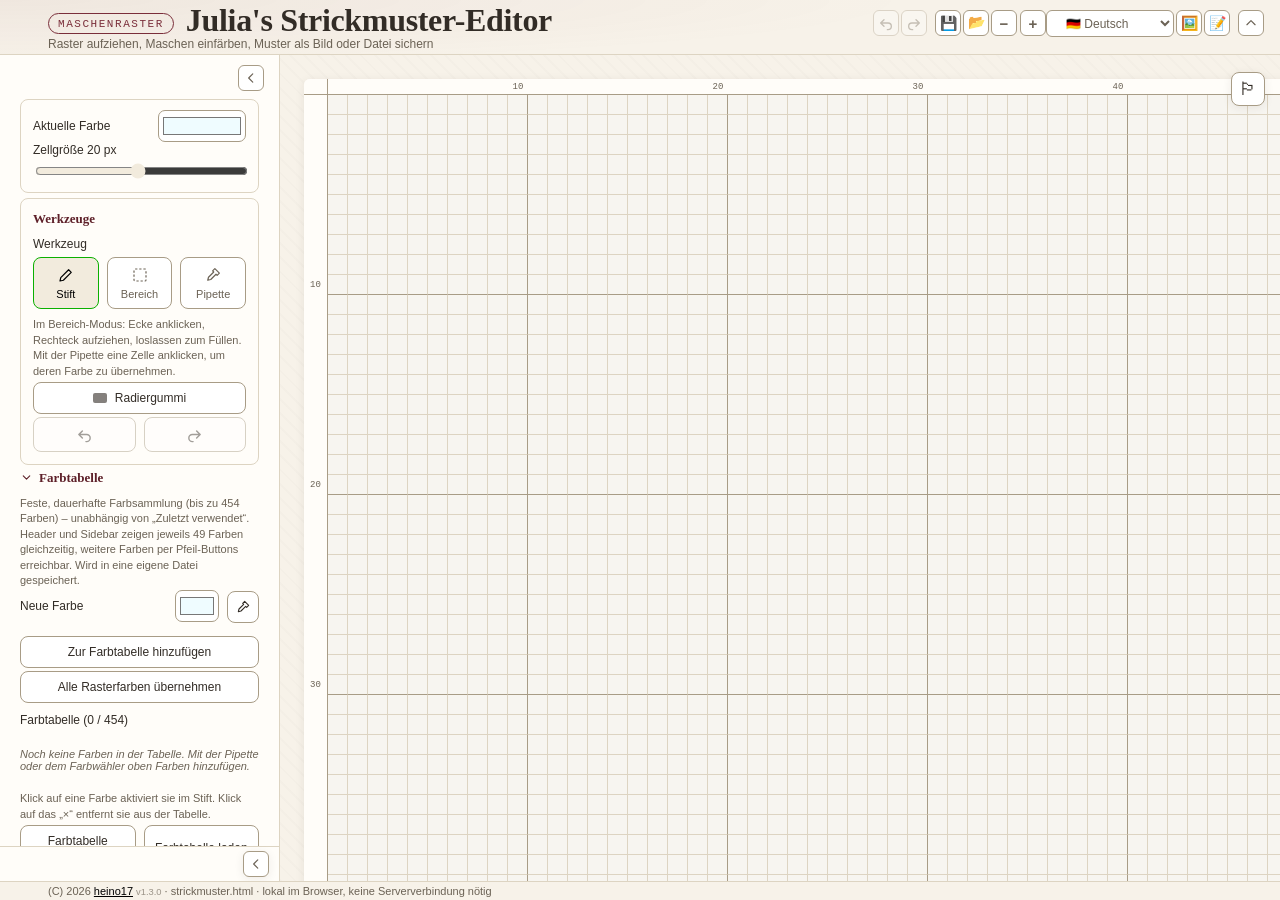
<file: index.html>
<!DOCTYPE html>
<html lang="de">
<head>
<meta charset="UTF-8">
<title>Weiterleitung...</title>
<meta http-equiv="refresh" content="0; url=strickmuster.html">
<link rel="canonical" href="strickmuster.html">
<script>
  window.location.replace("strickmuster.html");
</script>
</head>
<body>
  <p>Weiterleitung zu Julia's Strickmuster Editor... falls das nicht automatisch klappt, <a href="strickmuster.html">hier klicken</a>.</p>
</body>
</html>
</file>
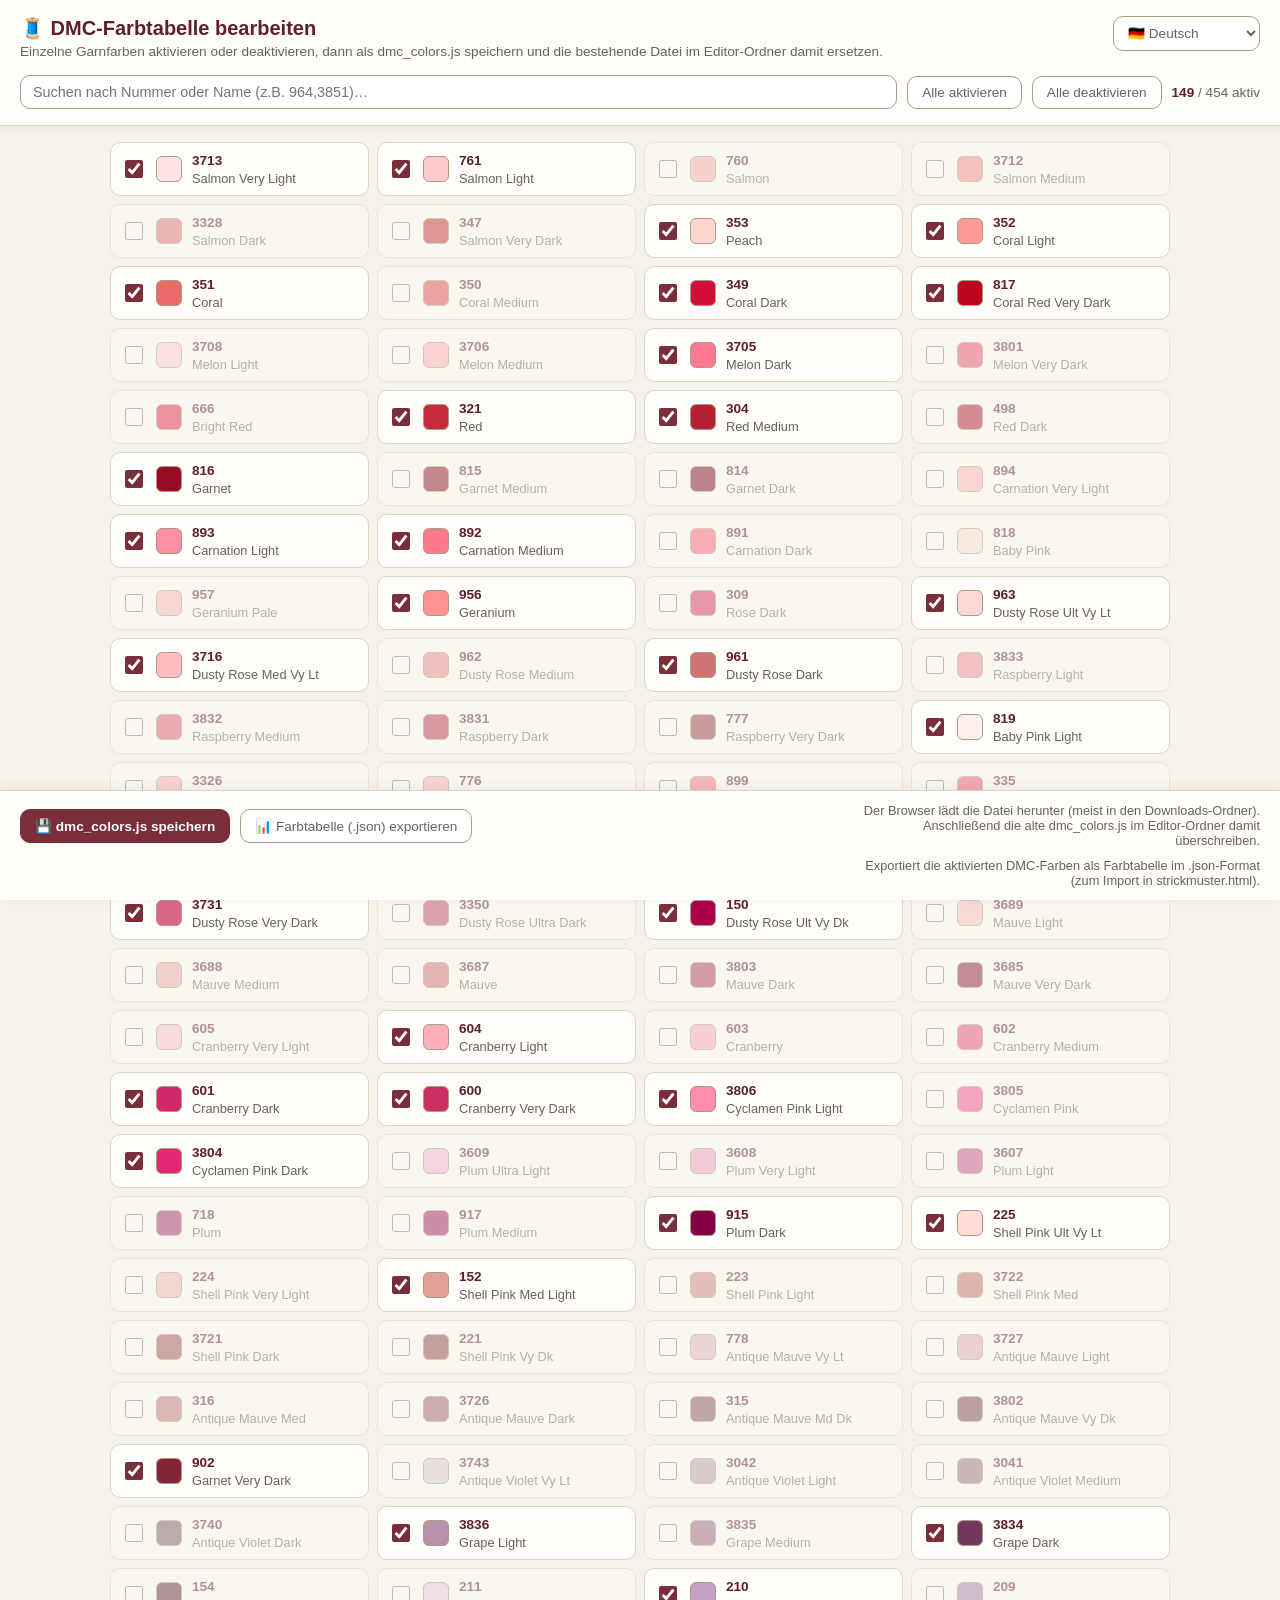
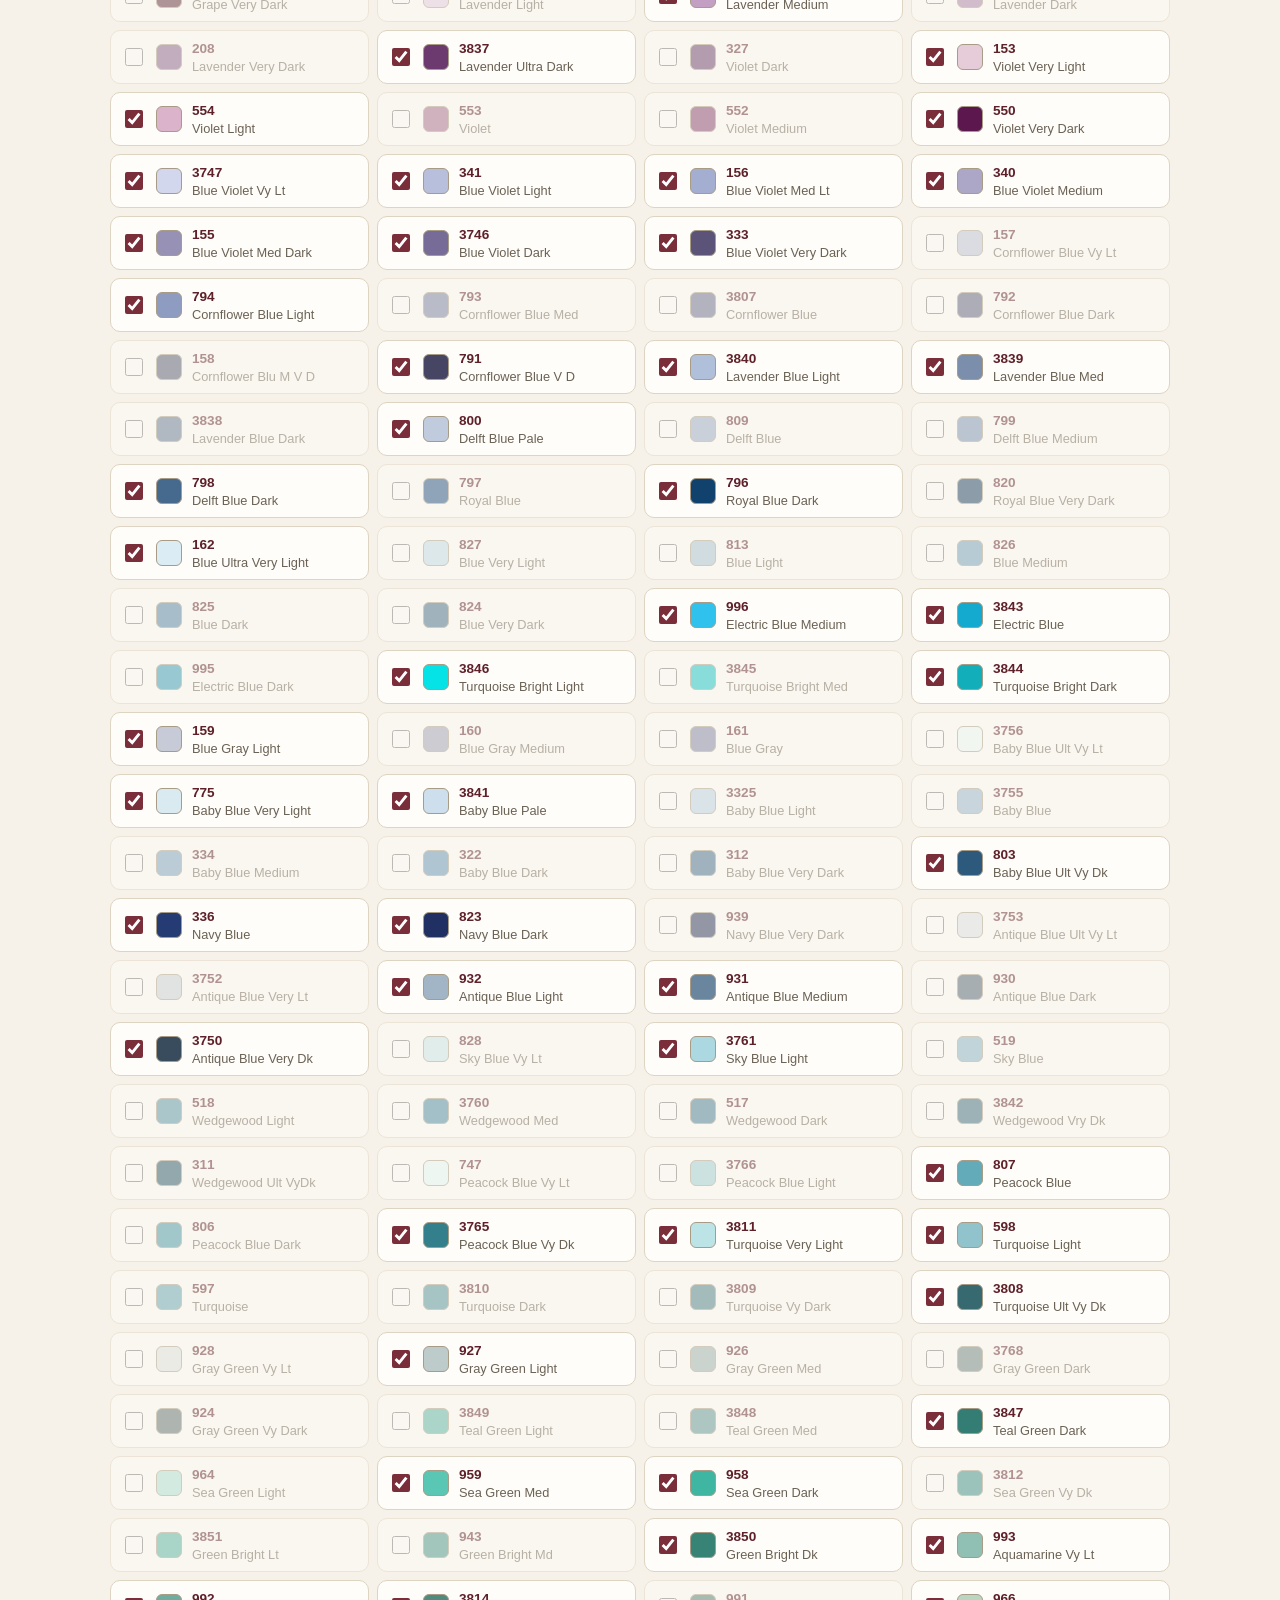
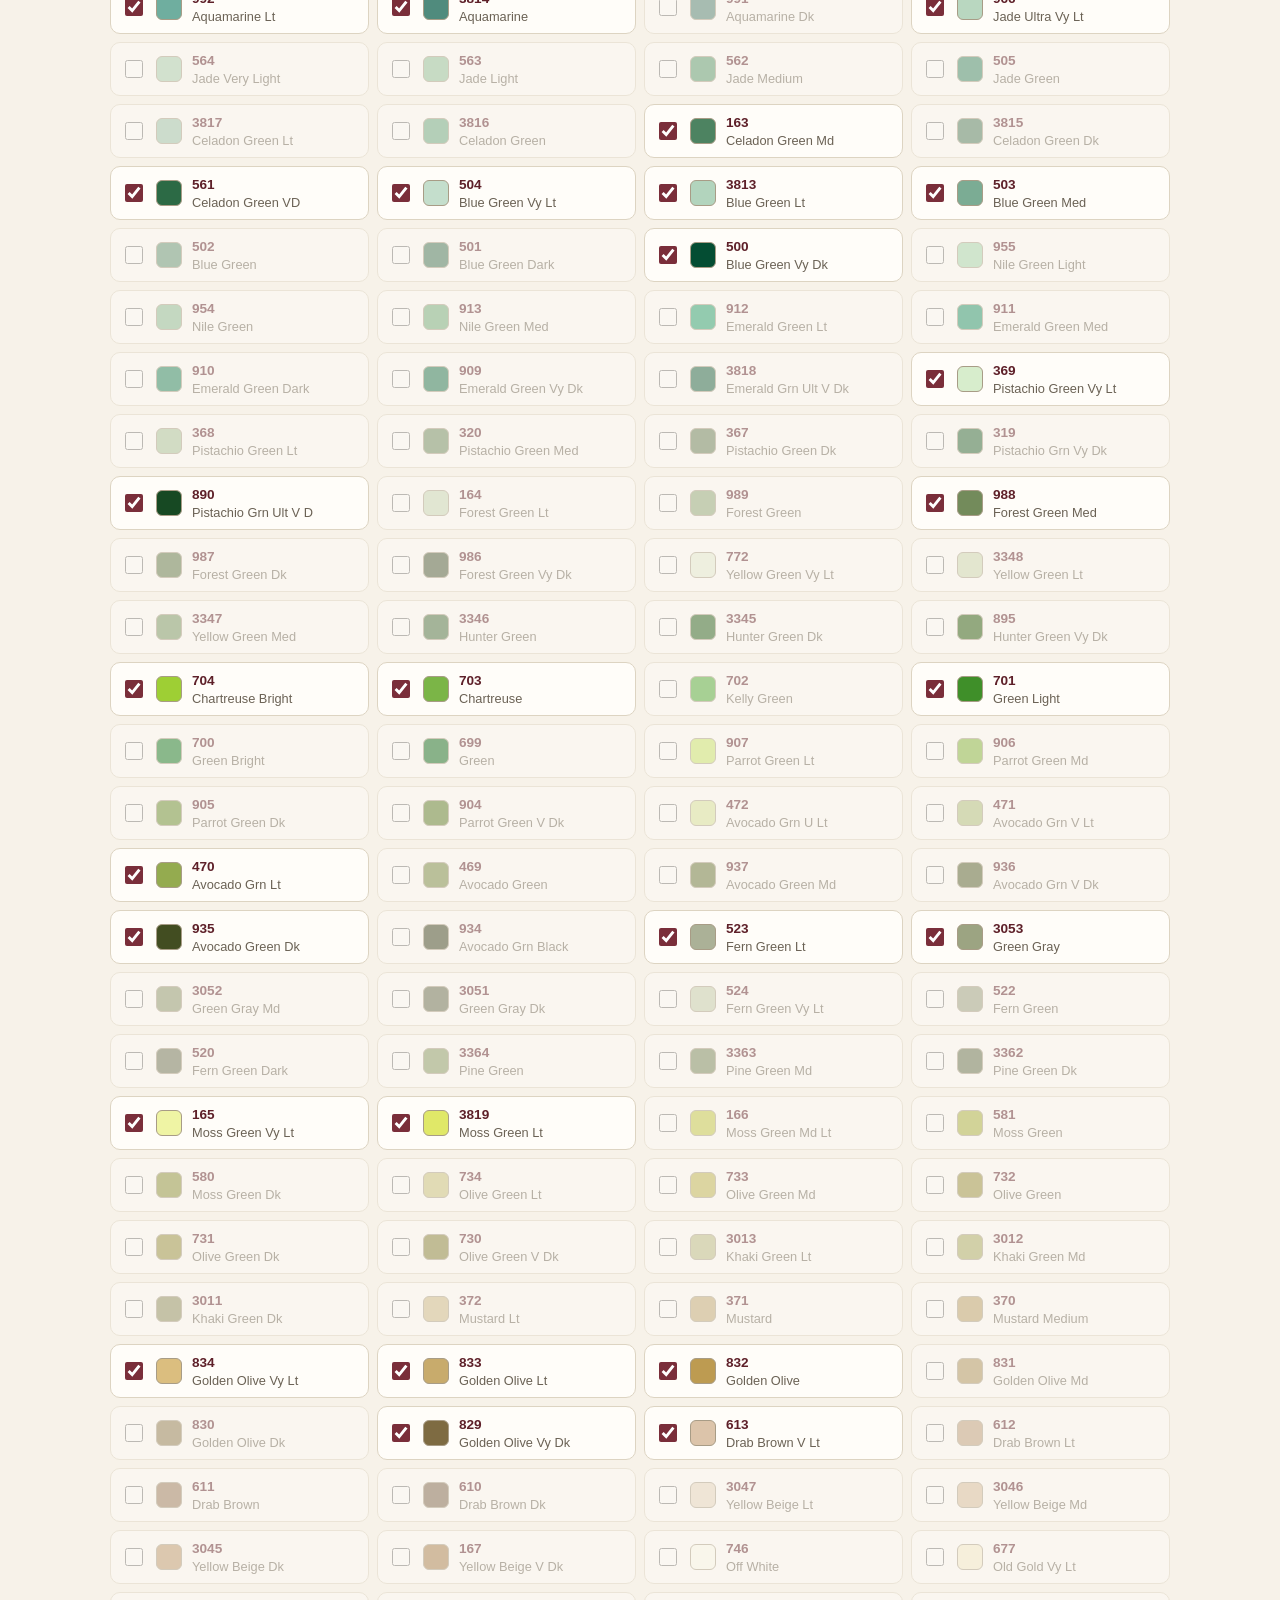
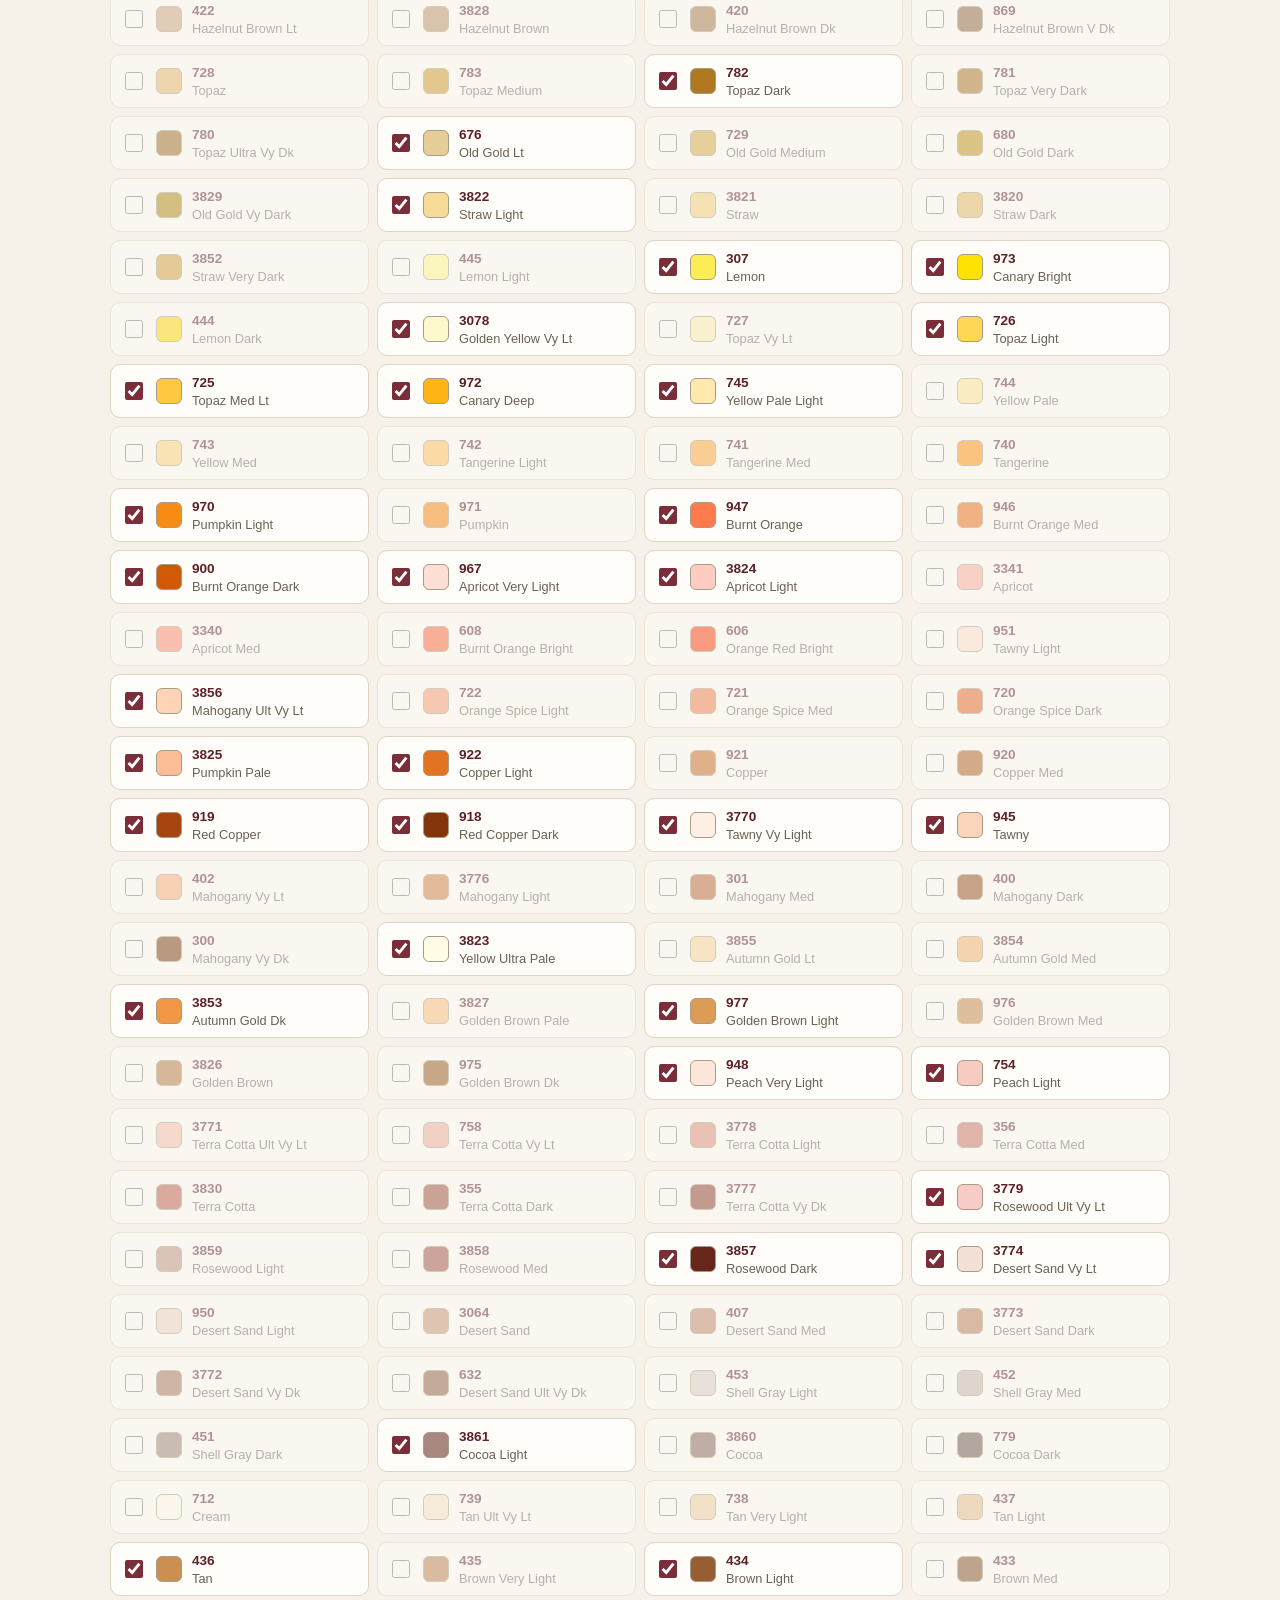
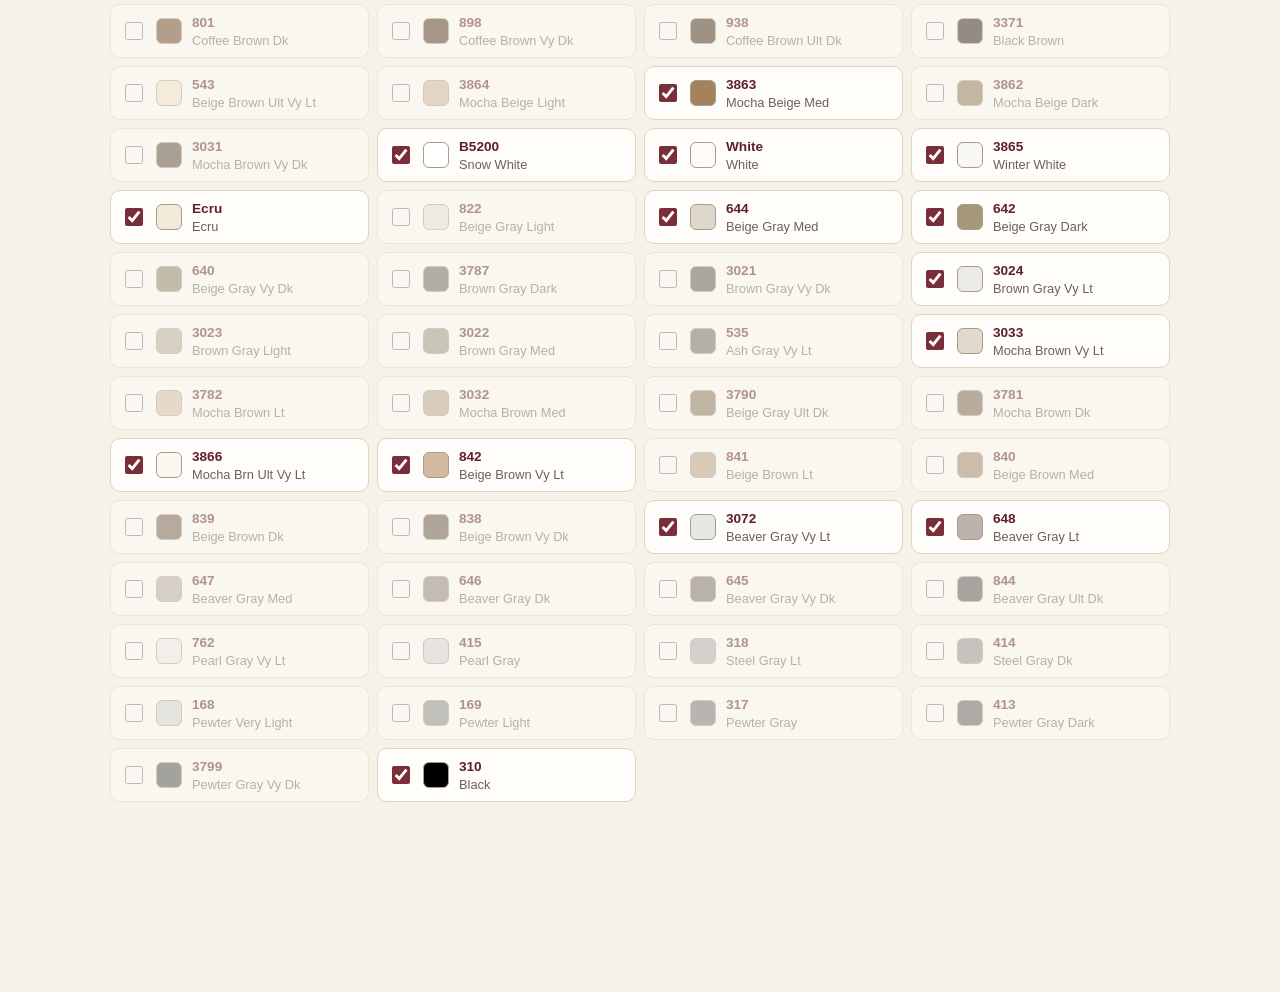
<file: edit_dmc_colors.html>
<!DOCTYPE html>
<html lang="de">
<head>
<meta charset="UTF-8">
<title>DMC-Farbtabelle bearbeiten</title>
<style>
  :root {
    --paper: #f7f2e9;
    --paper-raised: #fffdf9;
    --ink: #322c26;
    --ink-soft: #6b6255;
    --line: #ddd4c2;
    --line-bold: #a89c86;
    --wine: #7a2e3a;
    --wine-dark: #5e2029;
    --sage: #6b7a5e;
    --gold: #c69b4e;
    --radius: 10px;
    --shadow: 0 2px 10px rgba(50, 44, 38, 0.08);
  }
  * { box-sizing: border-box; }
  body {
    margin: 0;
    font-family: -apple-system, BlinkMacSystemFont, "Segoe UI", Roboto, sans-serif;
    background: var(--paper);
    color: var(--ink);
  }
  header {
    position: sticky;
    top: 0;
    z-index: 10;
    background: var(--paper-raised);
    border-bottom: 1px solid var(--line);
    padding: 16px 20px;
    box-shadow: var(--shadow);
  }
  .header-top {
    display: flex;
    justify-content: space-between;
    align-items: flex-start;
    gap: 16px;
    margin-bottom: 4px;
  }
  .header-top-text { flex: 1; min-width: 0; }
  header h1 {
    margin: 0 0 4px 0;
    font-size: 1.25rem;
    color: var(--wine-dark);
  }
  header p {
    margin: 0 0 12px 0;
    font-size: 0.85rem;
    color: var(--ink-soft);
  }
  .sr-only {
    position: absolute;
    width: 1px; height: 1px;
    padding: 0; margin: -1px;
    overflow: hidden;
    clip: rect(0,0,0,0);
    white-space: nowrap;
    border: 0;
  }
  .lang-select-wrap { flex: none; }
  .lang-select {
    padding: 8px 10px;
    border: 1px solid var(--line-bold);
    border-radius: var(--radius);
    background: #fff;
    color: var(--ink-soft);
    font-size: 0.85rem;
    cursor: pointer;
  }
  .lang-select:hover { background: #f2ebdd; color: var(--wine); }
  .lang-select:focus { outline: 2px solid var(--wine); outline-offset: -1px; }
  .toolbar {
    display: flex;
    flex-wrap: wrap;
    gap: 10px;
    align-items: center;
  }
  .search {
    flex: 1 1 220px;
    padding: 8px 12px;
    border: 1px solid var(--line-bold);
    border-radius: var(--radius);
    background: #fff;
    color: var(--ink);
    font-size: 0.9rem;
  }
  .search:focus { outline: 2px solid var(--wine); outline-offset: -1px; }
  .btn {
    padding: 8px 14px;
    border: 1px solid var(--line-bold);
    border-radius: var(--radius);
    background: #fff;
    color: var(--ink-soft);
    font-size: 0.85rem;
    cursor: pointer;
    white-space: nowrap;
  }
  .btn:hover { background: #f2ebdd; color: var(--wine); }
  .btn--primary {
    background: var(--wine);
    border-color: var(--wine);
    color: #fff;
    font-weight: 600;
  }
  .btn--primary:hover { background: var(--wine-dark); }
  .btn--file { position: relative; overflow: hidden; }
  .btn--file input { position: absolute; inset: 0; opacity: 0; cursor: pointer; }
  .status {
    font-size: 0.85rem;
    color: var(--ink-soft);
    margin-left: auto;
  }
  .status strong { color: var(--wine-dark); }
  main {
    padding: 16px 20px 80px;
    max-width: 1100px;
    margin: 0 auto;
  }
  .grid {
    display: grid;
    grid-template-columns: repeat(auto-fill, minmax(230px, 1fr));
    gap: 8px;
  }
  .row {
    display: flex;
    align-items: center;
    gap: 10px;
    background: var(--paper-raised);
    border: 1px solid var(--line);
    border-radius: var(--radius);
    padding: 8px 10px;
    transition: opacity 0.15s;
  }
  .row.is-inactive { opacity: 0.45; }
  .row label {
    display: flex;
    align-items: center;
    gap: 10px;
    width: 100%;
    cursor: pointer;
  }
  .row input[type="checkbox"] {
    flex: none;
    width: 18px;
    height: 18px;
    accent-color: var(--wine);
    cursor: pointer;
  }
  .swatch {
    flex: none;
    width: 26px;
    height: 26px;
    border-radius: 6px;
    border: 1px solid var(--line-bold);
  }
  .row .info {
    min-width: 0;
    flex: 1;
  }
  .row .code {
    font-weight: 600;
    color: var(--wine-dark);
    font-size: 0.85rem;
  }
  .row .name {
    font-size: 0.8rem;
    color: var(--ink-soft);
    white-space: nowrap;
    overflow: hidden;
    text-overflow: ellipsis;
  }
  .empty-hint {
    text-align: center;
    color: var(--ink-soft);
    padding: 40px 0;
    font-size: 0.9rem;
  }
  footer {
    position: sticky;
    bottom: 0;
    background: var(--paper-raised);
    border-top: 1px solid var(--line);
    padding: 12px 20px;
    box-shadow: 0 -2px 10px rgba(50, 44, 38, 0.08);
    display: flex;
    gap: 10px;
    flex-wrap: wrap;
    align-items: center;
  }
  footer .hint {
    font-size: 0.8rem;
    color: var(--ink-soft);
    margin-left: auto;
    max-width: 420px;
    text-align: right;
  }
  .toast {
    position: fixed;
    bottom: 70px;
    left: 50%;
    transform: translateX(-50%) translateY(20px);
    background: var(--sage);
    color: #fff;
    padding: 10px 18px;
    border-radius: var(--radius);
    box-shadow: var(--shadow);
    font-size: 0.85rem;
    opacity: 0;
    pointer-events: none;
    transition: opacity 0.25s, transform 0.25s;
    z-index: 100;
  }
  .toast.is-visible {
    opacity: 1;
    transform: translateX(-50%) translateY(0);
  }
</style>
</head>
<body>

<header>
  <div class="header-top">
    <div class="header-top-text">
      <h1 data-i18n="heading">🧵 DMC-Farbtabelle bearbeiten</h1>
      <p data-i18n="intro">Einzelne Garnfarben aktivieren oder deaktivieren, dann als dmc_colors.js speichern und die bestehende Datei im Editor-Ordner damit ersetzen.</p>
    </div>
    <label class="lang-select-wrap">
      <span class="sr-only" data-i18n="lang_select_aria">Sprache wählen</span>
      <select id="langSelect" class="lang-select" data-i18n-aria-label="lang_select_aria" aria-label="Sprache wählen">
        <option value="de">🇩🇪 Deutsch</option>
        <option value="en">🇺🇸 American</option>
        <option value="ru">🇷🇺 Русский</option>
        <option value="es">🇪🇸 Español</option>
        <option value="fr">🇫🇷 Français</option>
        <option value="ja">🇯🇵 日本語</option>
        <option value="ko">🇰🇷 한국어</option>
        <option value="zh_CN">🇨🇳 中文（简体）</option>
      </select>
    </label>
  </div>
  <div class="toolbar">
    <input type="text" class="search" id="search" data-i18n-placeholder="search_placeholder" placeholder="Suchen nach Nummer oder Name (z.B. 964,3851,518)…">
    <button type="button" class="btn" id="activateAllBtn" data-i18n="activate_all_btn">Alle aktivieren</button>
    <button type="button" class="btn" id="deactivateAllBtn" data-i18n="deactivate_all_btn">Alle deaktivieren</button>
    <span class="status" id="status"></span>
  </div>
</header>

<main>
  <div class="grid" id="grid"></div>
  <p class="empty-hint" id="emptyHint" data-i18n="empty_hint" hidden>Keine Farben gefunden.</p>
</main>

<footer>
  <button type="button" class="btn btn--primary" id="saveBtn" data-i18n="save_btn">💾 dmc_colors.js speichern</button>
  <button type="button" class="btn" id="exportPaletteBtn" data-i18n="export_palette_btn">📊 Farbtabelle (.json) exportieren</button>
  <span class="hint" data-i18n="save_hint">Der Browser lädt die Datei herunter (meist in den Downloads-Ordner). Anschließend die alte dmc_colors.js im Editor-Ordner damit überschreiben.</span>
  <span class="hint" data-i18n="export_palette_hint">Exportiert die aktivierten DMC-Farben als Farbtabelle im .json-Format (zum Import in strickmuster.html).</span>
</footer>

<div class="toast" id="toast"></div>

<script src="dmc_colors.js"></script>
<script src="edit_dmc_colors_lang.js"></script>
<script>
  // --- i18n ---
  // Eigener localStorage-Key für dieses Tool, aber beim allerersten Öffnen
  // wird - falls vorhanden - die zuletzt in strickmuster.html gewählte
  // Sprache ('strickmuster-lang') als Startwert übernommen.
  const LANG_KEY = 'edit-dmc-colors-lang';
  const MAIN_APP_LANG_KEY = 'strickmuster-lang';
  const langSelect = document.getElementById('langSelect');

  function detectInitialLang() {
    // 1. Höchste Priorität: expliziter ?lang=xx Parameter, z. B. aus dem
    //    Link in strickmuster.html. Gewinnt bewusst auch gegen eine bereits
    //    gespeicherte eigene Wahl, da ein Link-Aufruf ein aktiver Wunsch ist.
    const urlLang = new URLSearchParams(window.location.search).get('lang');
    if (urlLang && EDIT_DMC_I18N_AVAILABLE.includes(urlLang)) return urlLang;

    // 2. Hat der Nutzer die Sprache in diesem Tool schon einmal gewechselt? -> gewinnt.
    const saved = localStorage.getItem(LANG_KEY);
    if (saved && EDIT_DMC_I18N_AVAILABLE.includes(saved)) return saved;

    // 3. Sonst: Sprache aus der Haupt-App (strickmuster.html) übernehmen, falls vorhanden.
    const mainAppLang = localStorage.getItem(MAIN_APP_LANG_KEY);
    if (mainAppLang && EDIT_DMC_I18N_AVAILABLE.includes(mainAppLang)) return mainAppLang;

    // 4. Sonst die in edit_dmc_colors_lang.js festgelegte Start-Sprache.
    if (typeof EDIT_DMC_STARTUP_LANGUAGE_CODE !== 'undefined' && EDIT_DMC_I18N_AVAILABLE.includes(EDIT_DMC_STARTUP_LANGUAGE_CODE)) {
      return EDIT_DMC_STARTUP_LANGUAGE_CODE;
    }

    // 5. Absoluter Notfall-Fallback.
    return 'de';
  }

  let currentLang = detectInitialLang();

  // Kam die Sprache über ?lang=xx aus einem Link (z. B. aus strickmuster.html),
  // wird sie gleich als eigene Wahl für dieses Tool gemerkt. Ohne das würde ein
  // späteres Öffnen ohne Parameter wieder auf eine ältere Wahl zurückfallen.
  {
    const urlLang = new URLSearchParams(window.location.search).get('lang');
    if (urlLang && EDIT_DMC_I18N_AVAILABLE.includes(urlLang)) {
      localStorage.setItem(LANG_KEY, urlLang);
    }
  }

  function t(key) {
    const dict = EDIT_DMC_I18N[currentLang] || EDIT_DMC_I18N.de;
    return (key in dict) ? dict[key] : (EDIT_DMC_I18N.de[key] || key);
  }

  function applyLang() {
    document.documentElement.lang = currentLang;
    document.title = t('meta_title');

    document.querySelectorAll('[data-i18n]').forEach((el) => {
      el.textContent = t(el.dataset.i18n);
    });
    document.querySelectorAll('[data-i18n-aria-label]').forEach((el) => {
      el.setAttribute('aria-label', t(el.dataset.i18nAriaLabel));
    });
    document.querySelectorAll('[data-i18n-placeholder]').forEach((el) => {
      el.setAttribute('placeholder', t(el.dataset.i18nPlaceholder));
    });

    // Dynamisch erzeugte Texte (Statuszeile, Farbkarten-Präfix) hängen nicht
    // an data-i18n-Elementen und müssen beim Sprachwechsel neu gerendert werden.
    updateStatus();
    render();
  }

  if (langSelect) {
    langSelect.value = currentLang;
    langSelect.addEventListener('change', () => {
      currentLang = EDIT_DMC_I18N_AVAILABLE.includes(langSelect.value) ? langSelect.value : 'de';
      localStorage.setItem(LANG_KEY, currentLang);
      applyLang();
    });
  }

  // --- Farbtabelle ---
  const grid = document.getElementById('grid');
  const emptyHint = document.getElementById('emptyHint');
  const search = document.getElementById('search');
  const status = document.getElementById('status');
  const toast = document.getElementById('toast');

  const colors = (typeof DMC_COLORS !== 'undefined') ? DMC_COLORS : [];

  function showToast(msg) {
    toast.textContent = msg;
    toast.classList.add('is-visible');
    clearTimeout(showToast._t);
    showToast._t = setTimeout(() => toast.classList.remove('is-visible'), 2200);
  }

  function updateStatus() {
    const activeCount = colors.filter(c => c.active).length;
    status.innerHTML = '<strong>' + activeCount + '</strong> / ' + colors.length + ' ' + t('status_active');
  }

  function matchesFilter(entry, query) {
    if (!query) return true;
    const terms = query.split(/[,\s;]+/).map(s => s.trim().toLowerCase()).filter(Boolean);
    if (!terms.length) return true;
    return terms.some(term =>
      entry.code.toLowerCase().includes(term) ||
      entry.name.toLowerCase().includes(term)
    );
  }

  function render() {
    const query = search.value.trim().toLowerCase();
    grid.innerHTML = '';
    let shown = 0;

    colors.forEach((entry, index) => {
      if (!matchesFilter(entry, query)) return;
      shown++;

      const row = document.createElement('div');
      row.className = 'row' + (entry.active ? '' : ' is-inactive');

      const label = document.createElement('label');

      const checkbox = document.createElement('input');
      checkbox.type = 'checkbox';
      checkbox.checked = entry.active;
      checkbox.addEventListener('change', () => {
        entry.active = checkbox.checked;
        row.classList.toggle('is-inactive', !entry.active);
        updateStatus();
      });

      const swatch = document.createElement('span');
      swatch.className = 'swatch';
      swatch.style.background = entry.hex;

      const info = document.createElement('span');
      info.className = 'info';
      info.innerHTML =
        '<span class="code">' + t('code_prefix') + ' ' + entry.code + '</span><br>' +
        '<span class="name">' + entry.name + '</span>';

      label.appendChild(checkbox);
      label.appendChild(swatch);
      label.appendChild(info);
      row.appendChild(label);
      grid.appendChild(row);
    });

    emptyHint.hidden = shown > 0;
  }

  search.addEventListener('input', render);

  document.getElementById('activateAllBtn').addEventListener('click', () => {
    const query = search.value.trim().toLowerCase();
    colors.forEach(entry => {
      if (matchesFilter(entry, query)) entry.active = true;
    });
    render();
    updateStatus();
    showToast(query ? t('toast_activated_filtered') : t('toast_activated_all'));
  });

  document.getElementById('deactivateAllBtn').addEventListener('click', () => {
    const query = search.value.trim().toLowerCase();
    colors.forEach(entry => {
      if (matchesFilter(entry, query)) entry.active = false;
    });
    render();
    updateStatus();
    showToast(query ? t('toast_deactivated_filtered') : t('toast_deactivated_all'));
  });

  document.getElementById('saveBtn').addEventListener('click', () => {
    const lines = [];
    lines.push('// DMC-Farbtabelle (Garnfarben der Firma DMC)');
    lines.push('//');
    lines.push('// Diese Datei ist die alleinige Quelle fuer die Funktion "Auf DMC-Farbtabelle');
    lines.push('// einrasten" beim Bild-Import im Strickmuster-Editor. Sie liegt bewusst als');
    lines.push('// eigene .js-Datei vor (wie lang.js) und nicht in einer austauschbaren .json,');
    lines.push('// damit sie nicht versehentlich mit den Muster-Vorlagen geloescht wird.');
    lines.push('//');
    lines.push('// Einzelne Farben (de-)aktivieren:');
    lines.push('//   Feld "active" auf true oder false setzen. Nur Farben mit active: true');
    lines.push('//   werden beim Einrasten beruecksichtigt - z.B. wenn ein bestimmtes Garn');
    lines.push('//   gerade nicht vorraetig ist. Bequem geht das mit edit_dmc_colors.html -');
    lines.push('//   Checkbox pro Farbe umschalten und ueber "dmc_colors.js speichern" die');
    lines.push('//   aktualisierte Datei herunterladen, dann die alte damit ersetzen.');
    lines.push('//');
    lines.push('// code = DMC-Farbnummer, name = DMC-Farbname (Englisch), hex = Farbwert');
    lines.push('');
    lines.push('const DMC_COLORS = [');
    colors.forEach(entry => {
      const name = entry.name.replace(/\\/g, '\\\\').replace(/'/g, "\\'");
      lines.push(
        "  { code: '" + entry.code + "', name: '" + name + "', hex: '" + entry.hex +
        "', active: " + (entry.active ? 'true' : 'false') + " },"
      );
    });
    lines.push('];');
    lines.push('');

    const blob = new Blob([lines.join('\n')], { type: 'text/javascript' });
    const url = URL.createObjectURL(blob);
    const a = document.createElement('a');
    a.href = url;
    a.download = 'dmc_colors.js';
    document.body.appendChild(a);
    a.click();
    document.body.removeChild(a);
    URL.revokeObjectURL(url);

    showToast(t('toast_saved'));
  });

  document.getElementById('exportPaletteBtn').addEventListener('click', () => {
    // Nur aktivierte Farben exportieren, Duplikate (gleicher Hex-Wert) entfernen,
    // Reihenfolge aus dmc_colors.js beibehalten.
    const seen = new Set();
    const exported = [];
    colors.forEach(entry => {
      if (!entry.active) return;
      const hex = (entry.hex || '').trim().toLowerCase();
      if (!hex || seen.has(hex)) return;
      seen.add(hex);
      exported.push(entry.hex);
    });

    const payload = { colors: exported };
    const blob = new Blob([JSON.stringify(payload, null, 2)], { type: 'application/json' });
    const url = URL.createObjectURL(blob);
    const a = document.createElement('a');
    a.href = url;
    a.download = 'DMC_Farbtabelle.json';
    document.body.appendChild(a);
    a.click();
    document.body.removeChild(a);
    URL.revokeObjectURL(url);

    showToast(t('toast_exported'));
  });

  if (!colors.length) {
    emptyHint.hidden = false;
    emptyHint.removeAttribute('data-i18n');
    emptyHint.textContent = t('load_error_hint');
  }

  applyLang();
</script>

</body>
</html>
</file>
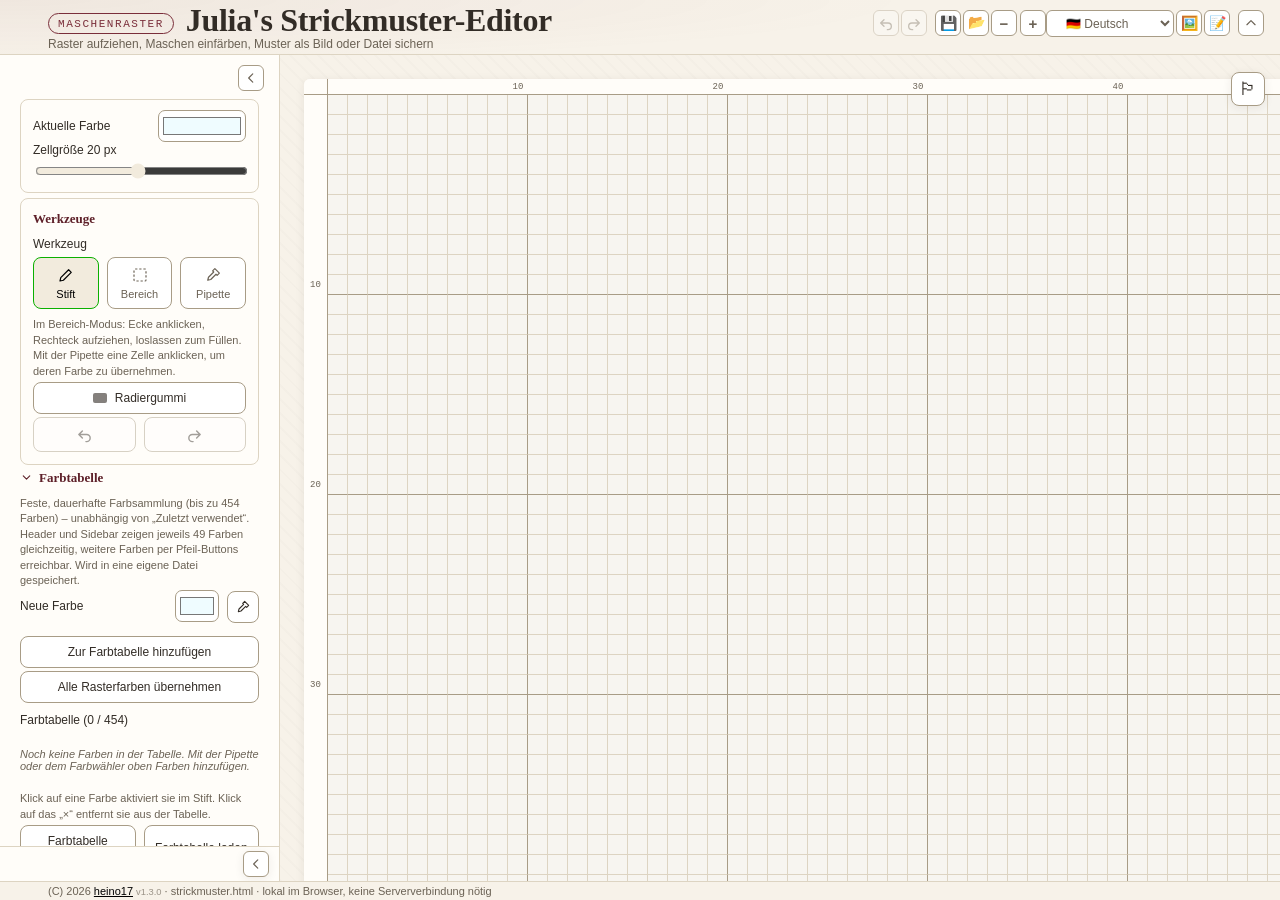
<file: strickmuster.html>
<!--
  Julia's Strickmuster Editor
  Copyright (C) 2026 heino17
  https://github.com/heino17/Knitting-Pattern-Editor

  This program is free software: you can redistribute it and/or modify
  it under the terms of the GNU General Public License as published by
  the Free Software Foundation, either version 3 of the License, or
  (at your option) any later version.

  This program is distributed in the hope that it will be useful,
  but WITHOUT ANY WARRANTY; without even the implied warranty of
  MERCHANTABILITY or FITNESS FOR A PARTICULAR PURPOSE. See the
  GNU General Public License for more details.

  You should have received a copy of the GNU General Public License
  along with this program. If not, see <https://www.gnu.org/licenses/>.
-->
<!DOCTYPE html>
<html lang="de">
<head>
<meta charset="UTF-8">
<meta name="copyright" content="2026 - heino17" />
<meta name="viewport" content="width=device-width, initial-scale=1.0">
<title data-i18n="meta_title">Julia's Strickmuster Editor</title>
<link rel="stylesheet" href="strickmuster.css">
<script src="lang.js"></script>
<script src="dmc_colors.js"></script>
</head>
<body>

  <header class="app-header" id="appHeader">
    <button type="button" id="headerToggle" class="header-toggle" data-i18n-aria-label="header_toggle_collapse" aria-expanded="true" aria-label="Kopfbereich einklappen">
      <svg viewBox="0 0 24 24" class="chevron-icon chevron-icon--down" aria-hidden="true"><path d="M5 9l7 7 7-7" fill="none" stroke="currentColor" stroke-width="2" stroke-linecap="round" stroke-linejoin="round"/></svg>
    </button>
    <button type="button" id="addNoteBtn" class="header-note-btn" title="Neue Notiz erstellen" data-i18n-title="note_add_title" aria-label="Neue Notiz erstellen" data-i18n-aria-label="note_add_title">
      <span aria-hidden="true">📝</span>
    </button>
    <div class="header-bg-menu-wrap">
      <button type="button" id="bgImageBtn" class="header-note-btn header-bg-btn" title="Hintergrundbild" data-i18n-title="bgimage_btn_title" aria-label="Hintergrundbild" data-i18n-aria-label="bgimage_btn_title" aria-haspopup="true" aria-expanded="false">
        <span aria-hidden="true">🖼️</span>
      </button>
      <div class="header-bg-menu" id="bgImageMenu" hidden>
        <label class="header-bg-menu__item">
          <span data-i18n="bgimage_choose">Bild wählen …</span>
          <input type="file" id="bgImageInput" accept="image/*" hidden>
        </label>
        <div class="header-bg-menu__item" style="display:flex;align-items:center;gap:6px;">
          <span style="font-size:12px;">X (px)</span>
          <input type="number" id="bgImageOffsetX" value="0" step="1" style="width:64px;padding:2px 4px;">
        </div>
        <div class="header-bg-menu__item" style="display:flex;align-items:center;gap:6px;">
          <span style="font-size:12px;">Y (px)</span>
          <input type="number" id="bgImageOffsetY" value="0" step="1" style="width:64px;padding:2px 4px;">
        </div>
        <button type="button" id="bgImageToggleBtn" class="header-bg-menu__item header-bg-menu__item--btn" disabled data-i18n="bgimage_hide">Bild ausblenden</button>
        <button type="button" id="bgImageRemoveBtn" class="header-bg-menu__item header-bg-menu__item--btn" data-i18n="bgimage_remove">Bild entfernen</button>
      </div>
    </div>
    <div class="header-undo-redo header-undo-redo--sidebar-open" id="headerSidebarUndoRedo" role="group" aria-label="Rückgängig / Wiederherstellen" data-i18n-aria-label="header_undo_redo_aria" hidden>
      <button type="button" id="headerSidebarUndoBtn" class="header-undo-redo__btn" disabled title="Strg+Z" data-i18n-title="undo_title" aria-label="Rückgängig" data-i18n-aria-label="undo_btn">
        <svg viewBox="0 0 24 24" aria-hidden="true"><path d="M9 7L4 12l5 5M4 12h11a5 5 0 010 10h-1" fill="none" stroke="currentColor" stroke-width="2" stroke-linecap="round" stroke-linejoin="round"/></svg>
      </button>
      <button type="button" id="headerSidebarRedoBtn" class="header-undo-redo__btn" disabled title="Strg+Y" data-i18n-title="redo_title" aria-label="Wiederherstellen" data-i18n-aria-label="redo_btn">
        <svg viewBox="0 0 24 24" aria-hidden="true"><path d="M15 7l5 5-5 5M20 12H9a5 5 0 000 10h1" fill="none" stroke="currentColor" stroke-width="2" stroke-linecap="round" stroke-linejoin="round"/></svg>
      </button>
    </div>
    <div class="header-undo-redo" id="headerSaveLoad" role="group" aria-label="Muster speichern / laden" data-i18n-aria-label="header_saveload_aria">
      <button type="button" id="headerSaveBtn" class="header-undo-redo__btn" title="Muster speichern" data-i18n-title="export_json_btn" aria-label="Muster speichern" data-i18n-aria-label="export_json_btn">
        <span aria-hidden="true">💾</span>
      </button>
      <label class="header-undo-redo__btn header-undo-redo__btn--file" id="headerLoadBtn" title="Muster laden" data-i18n-title="import_json_btn" aria-label="Muster laden" data-i18n-aria-label="import_json_btn">
        <span aria-hidden="true">📂</span>
        <input type="file" id="headerLoadInput" accept="application/json" hidden>
      </label>
    </div>
    <div class="page-zoom" id="pageZoom" role="group" aria-label="Seiten-Zoom" data-i18n-aria-label="page_zoom_aria">
      <button type="button" id="pageZoomOutBtn" class="page-zoom__btn" title="Verkleinern" data-i18n-title="page_zoom_out_title" aria-label="Seite verkleinern" data-i18n-aria-label="page_zoom_out_title">−</button>
      <button type="button" id="pageZoomInBtn" class="page-zoom__btn" title="Vergrößern" data-i18n-title="page_zoom_in_title" aria-label="Seite vergrößern" data-i18n-aria-label="page_zoom_in_title">+</button>
    </div>
    <label class="lang-select-wrap">
      <span class="sr-only" data-i18n="lang_select_aria">Sprache wählen</span>
      <select id="langSelect" class="lang-select" data-i18n-aria-label="lang_select_aria" aria-label="Sprache wählen">
        <option value="de">🇩🇪 Deutsch</option>
        <option value="en">🇺🇸 American</option>
        <option value="ru">🇷🇺 Русский</option>
        <option value="es">🇪🇸 Español</option>
        <option value="fr">🇫🇷 Français</option>
        <option value="ja">🇯🇵 日本語</option>
        <option value="ko">🇰🇷 한국어</option>
        <option value="zh_CN">🇨🇳 中文（简体）</option>
      </select>
    </label>
    <div class="app-header__title">
      <span class="app-header__eyebrow" data-i18n="eyebrow">Maschenraster</span>
      <h1 id="appTitle" data-i18n="app_title">Julia's Strickmuster Editor</h1>
    </div>
    <p class="app-header__hint" data-i18n="header_hint">Raster aufziehen, Maschen einfärben, Muster als Bild oder Datei sichern</p>
    <div class="header-palette-row" id="headerPaletteRow" hidden>
      <div class="header-palette" id="headerPalette" aria-label="Farbtabelle" data-i18n-aria-label="palette_grid_aria">
        <div class="palette-pager palette-pager--header" id="headerPalettePager" hidden>
          <button type="button" class="palette-pager__btn" id="headerPalettePagerPrev" title="Vorherige Farben" data-i18n-title="palette_pager_prev_title" aria-label="Vorherige Farben" data-i18n-aria-label="palette_pager_prev_title">
            <svg viewBox="0 0 24 24" aria-hidden="true"><path d="M15 5l-7 7 7 7" fill="none" stroke="currentColor" stroke-width="2" stroke-linecap="round" stroke-linejoin="round"/></svg>
          </button>
          <span class="palette-pager__range" id="headerPalettePagerBadge"></span>
          <button type="button" class="palette-pager__btn" id="headerPalettePagerNext" title="Weitere Farben" data-i18n-title="palette_pager_next_title" aria-label="Weitere Farben" data-i18n-aria-label="palette_pager_next_title">
            <svg viewBox="0 0 24 24" aria-hidden="true"><path d="M9 5l7 7-7 7" fill="none" stroke="currentColor" stroke-width="2" stroke-linecap="round" stroke-linejoin="round"/></svg>
          </button>
        </div>
      </div>
    </div>
    <div class="header-tools-row" id="headerToolsRow" role="group" aria-label="Werkzeuge" data-i18n-aria-label="header_tools_row_aria">
      <div class="header-tools-row__inner">
      <button type="button" class="header-tools-row__btn tool-btn is-active" id="headerToolPaint" data-tool="paint" title="Stift (freihand malen)" data-i18n-title="tool_paint_title" aria-label="Stift" data-i18n-aria-label="tool_paint_label">
        <svg viewBox="0 0 24 24" aria-hidden="true"><path d="M4 20l1-4.5L15.5 5 19 8.5 8.5 19 4 20z" fill="none" stroke="currentColor" stroke-width="1.6" stroke-linejoin="round"/></svg>
      </button>
      <button type="button" class="header-tools-row__btn tool-btn" id="headerToolArea" data-tool="area" title="Bereich auswählen und füllen" data-i18n-title="tool_area_title" aria-label="Bereich" data-i18n-aria-label="tool_area_label">
        <svg viewBox="0 0 24 24" aria-hidden="true"><rect x="4" y="4" width="16" height="16" rx="1.5" fill="none" stroke="currentColor" stroke-width="1.6" stroke-dasharray="3 2.5"/></svg>
      </button>
      <button type="button" class="header-tools-row__btn tool-btn" id="headerToolPipette" data-tool="pipette" title="Pipette (Farbe aus dem Muster aufnehmen)" data-i18n-title="tool_pipette_title" aria-label="Pipette" data-i18n-aria-label="tool_pipette_label">
        <svg viewBox="0 0 24 24" aria-hidden="true"><path d="M14.5 3.5l6 6-3 3-1.5-1.5L9 18l-4 1 1-4 7-7L11.5 6.5l3-3z" fill="none" stroke="currentColor" stroke-width="1.6" stroke-linejoin="round" stroke-linecap="round"/></svg>
      </button>
      <button type="button" class="header-tools-row__btn" id="headerEraserBtn" data-active="false" title="Radiergummi" data-i18n-title="eraser_btn" aria-label="Radiergummi" data-i18n-aria-label="eraser_btn">
        <span class="eraser-icon" aria-hidden="true"></span>
      </button>
      <button type="button" class="header-tools-row__btn" id="headerToolsUndoBtn" disabled title="Strg+Z" data-i18n-title="undo_title" aria-label="Rückgängig" data-i18n-aria-label="undo_btn">
        <svg viewBox="0 0 24 24" aria-hidden="true"><path d="M9 7L4 12l5 5M4 12h11a5 5 0 010 10h-1" fill="none" stroke="currentColor" stroke-width="2" stroke-linecap="round" stroke-linejoin="round"/></svg>
      </button>
      <button type="button" class="header-tools-row__btn" id="headerToolsRedoBtn" disabled title="Strg+Y" data-i18n-title="redo_title" aria-label="Wiederherstellen" data-i18n-aria-label="redo_btn">
        <svg viewBox="0 0 24 24" aria-hidden="true"><path d="M15 7l5 5-5 5M20 12H9a5 5 0 000 10h1" fill="none" stroke="currentColor" stroke-width="2" stroke-linecap="round" stroke-linejoin="round"/></svg>
      </button>
      </div>
    </div>
  </header>

  <main class="layout">

    <aside class="panel" aria-label="Einstellungen" data-i18n-aria-label="sidebar_aria" id="panel">

      <button type="button" id="sidebarToggle" class="sidebar-toggle" data-i18n-aria-label="sidebar_toggle_collapse" aria-expanded="true" aria-label="Seitenleiste einklappen">
        <svg viewBox="0 0 24 24" class="chevron-icon" aria-hidden="true"><path d="M15 5l-7 7 7 7" fill="none" stroke="currentColor" stroke-width="2" stroke-linecap="round" stroke-linejoin="round"/></svg>
      </button>

      <div class="panel__scroll" id="panelScroll">

        <input type="color" id="colorPickerCollapsed" class="color-picker-collapsed" value="#effcff" title="Aktuelle Farbe" data-i18n-title="current_color_label" aria-label="Aktuelle Farbe" data-i18n-aria-label="current_color_label">

        <nav class="panel__icons" id="panelIcons" aria-label="Eingeklappte Seitenleiste" data-i18n-aria-label="panel_icons_aria">
          <button type="button" class="icon-btn" data-target="group-werkzeuge" title="Werkzeuge" data-i18n-title="icon_werkzeuge_title" aria-label="Werkzeuge anzeigen" data-i18n-aria-label="icon_werkzeuge_aria">
            <svg viewBox="0 0 24 24"><path d="M4 20l1-4.5L15.5 5 19 8.5 8.5 19 4 20z" fill="none" stroke="currentColor" stroke-width="1.6" stroke-linejoin="round"/></svg>
          </button>
          <button type="button" class="icon-btn" data-target="group-raster" title="Raster" data-i18n-title="icon_raster_title" aria-label="Raster-Einstellungen anzeigen" data-i18n-aria-label="icon_raster_aria">
            <svg viewBox="0 0 24 24"><path d="M3 3h7v7H3zM14 3h7v7h-7zM3 14h7v7H3zM14 14h7v7h-7z" fill="none" stroke="currentColor" stroke-width="1.6" stroke-linejoin="round"/></svg>
          </button>
          <button type="button" class="icon-btn" data-target="group-farbe" title="Farbe" data-i18n-title="icon_farbe_title" aria-label="Farb-Einstellungen anzeigen" data-i18n-aria-label="icon_farbe_aria">
            <svg viewBox="0 0 24 24"><path d="M12 2C7 8 4 11.5 4 15a8 8 0 0016 0c0-3.5-3-7-8-13z" fill="none" stroke="currentColor" stroke-width="1.6" stroke-linejoin="round"/></svg>
          </button>
          <button type="button" class="icon-btn" data-target="group-farbtabelle" title="Farbtabelle" data-i18n-title="icon_farbtabelle_title" aria-label="Farbtabelle anzeigen" data-i18n-aria-label="icon_farbtabelle_aria">
            <svg viewBox="0 0 24 24"><rect x="3" y="3" width="6" height="6" rx="1" fill="none" stroke="currentColor" stroke-width="1.6"/><rect x="9.5" y="3" width="6" height="6" rx="1" fill="none" stroke="currentColor" stroke-width="1.6"/><rect x="16" y="3" width="5" height="6" rx="1" fill="none" stroke="currentColor" stroke-width="1.6"/><rect x="3" y="9.5" width="6" height="6" rx="1" fill="none" stroke="currentColor" stroke-width="1.6"/><rect x="9.5" y="9.5" width="6" height="6" rx="1" fill="none" stroke="currentColor" stroke-width="1.6"/><rect x="16" y="9.5" width="5" height="6" rx="1" fill="none" stroke="currentColor" stroke-width="1.6"/></svg>
          </button>
          <button type="button" class="icon-btn" data-target="group-muster" title="Muster" data-i18n-title="icon_muster_title" aria-label="Muster-Aktionen anzeigen" data-i18n-aria-label="icon_muster_aria">
            <svg viewBox="0 0 24 24"><path d="M5 4h11l3 3v13H5V4z" fill="none" stroke="currentColor" stroke-width="1.6" stroke-linejoin="round"/><path d="M8 4v5h7V4" fill="none" stroke="currentColor" stroke-width="1.6" stroke-linejoin="round"/></svg>
          </button>
          <button type="button" class="icon-btn" data-target="group-ansicht" title="Ansicht" data-i18n-title="icon_ansicht_title" aria-label="Ansicht-Einstellungen anzeigen" data-i18n-aria-label="icon_ansicht_aria">
            <svg viewBox="0 0 24 24"><path d="M1 12s4-7 11-7 11 7 11 7-4 7-11 7-11-7-11-7z" fill="none" stroke="currentColor" stroke-width="1.6" stroke-linejoin="round"/><circle cx="12" cy="12" r="2.8" fill="none" stroke="currentColor" stroke-width="1.6"/></svg>
          </button>
        </nav>

        <div class="panel__body" id="panelBody">

        <section class="panel__group panel__group--pinned panel__group--current-color" id="group-aktuelle-farbe">
          <label class="field field--inline field--current-color">
            <span data-i18n="current_color_label">Aktuelle Farbe</span>
            <input type="color" id="colorPicker" value="#effcff">
          </label>
          <label class="field">
            <span><span data-i18n="cellsize_label">Zellgröße</span> <output id="cellSizeOut">20</output>&nbsp;px</span>
            <input type="range" id="cellSize" min="5" max="36" value="20">
          </label>
        </section>

        <section class="panel__group panel__group--pinned" id="group-werkzeuge">
          <h2 data-i18n="group_werkzeuge_h2">Werkzeuge</h2>


          <div class="field-label" data-i18n="tool_label">Werkzeug</div>
          <div class="tool-toggle" id="toolToggle" role="group" aria-label="Werkzeug wählen" data-i18n-aria-label="tooltoggle_aria">
            <button type="button" class="tool-btn is-active" data-tool="paint" title="Stift (freihand malen)" data-i18n-title="tool_paint_title">
              <svg viewBox="0 0 24 24"><path d="M4 20l1-4.5L15.5 5 19 8.5 8.5 19 4 20z" fill="none" stroke="currentColor" stroke-width="1.6" stroke-linejoin="round"/></svg>
              <span data-i18n="tool_paint_label">Stift</span>
            </button>
            <button type="button" class="tool-btn" data-tool="area" title="Bereich auswählen und füllen" data-i18n-title="tool_area_title">
              <svg viewBox="0 0 24 24"><rect x="4" y="4" width="16" height="16" rx="1.5" fill="none" stroke="currentColor" stroke-width="1.6" stroke-dasharray="3 2.5"/></svg>
              <span data-i18n="tool_area_label">Bereich</span>
            </button>
            <button type="button" class="tool-btn" data-tool="pipette" title="Pipette (Farbe aus dem Muster aufnehmen)" data-i18n-title="tool_pipette_title">
              <svg viewBox="0 0 24 24"><path d="M14.5 3.5l6 6-3 3-1.5-1.5L9 18l-4 1 1-4 7-7L11.5 6.5l3-3z" fill="none" stroke="currentColor" stroke-width="1.6" stroke-linejoin="round" stroke-linecap="round"/></svg>
              <span data-i18n="tool_pipette_label">Pipette</span>
            </button>
          </div>
          <p class="panel__note" data-i18n="werkzeug_note">Im Bereich-Modus: Ecke anklicken, Rechteck aufziehen, loslassen zum Füllen. Mit der Pipette eine Zelle anklicken, um deren Farbe zu übernehmen.</p>

          <button id="eraserBtn" class="btn btn--toggle" data-active="false">
            <span class="eraser-icon" aria-hidden="true"></span> <span data-i18n="eraser_btn">Radiergummi</span>
          </button>

          <div class="btn-row">
            <button id="undoBtn" class="btn btn--icon-text" disabled title="Strg+Z" data-i18n-title="undo_title" aria-label="Rückgängig" data-i18n-aria-label="undo_btn">
              <svg viewBox="0 0 24 24" aria-hidden="true"><path d="M9 7L4 12l5 5M4 12h11a5 5 0 010 10h-1" fill="none" stroke="currentColor" stroke-width="2" stroke-linecap="round" stroke-linejoin="round"/></svg>
            </button>
            <button id="redoBtn" class="btn btn--icon-text" disabled title="Strg+Y" data-i18n-title="redo_title" aria-label="Wiederherstellen" data-i18n-aria-label="redo_btn">
              <svg viewBox="0 0 24 24" aria-hidden="true"><path d="M15 7l5 5-5 5M20 12H9a5 5 0 000 10h1" fill="none" stroke="currentColor" stroke-width="2" stroke-linecap="round" stroke-linejoin="round"/></svg>
            </button>
          </div>

        </section>

        <section class="panel__group" id="group-farbtabelle">
          <h2>
            <button type="button" class="panel__group-toggle" aria-expanded="true" aria-controls="group-farbtabelle-body">
              <svg class="section-toggle-icon" viewBox="0 0 24 24" aria-hidden="true"><path d="M6 9l6 6 6-6" fill="none" stroke="currentColor" stroke-width="2" stroke-linecap="round" stroke-linejoin="round"/></svg>
              <span data-i18n="group_farbtabelle_h2">Farbtabelle</span>
            </button>
          </h2>
          <div class="panel__group-body" id="group-farbtabelle-body">
          <p class="panel__note" data-i18n="palette_intro_note">Feste, dauerhafte Farbsammlung (bis zu 49 Farben) - unabhängig von "Zuletzt verwendet". Wird mit in eine eigene Datei gespeichert.</p>

          <div class="replace-row">
            <label class="field field--inline replace-field">
              <span data-i18n="palette_add_color_label">Neue Farbe</span>
              <input type="color" id="paletteNewColor" value="#effcff">
            </label>
            <button type="button" id="palettePickBtn" class="btn btn--icon" title="Aus Raster aufnehmen" data-i18n-title="palette_pick_title" aria-label="Farbe aus Raster aufnehmen" data-i18n-aria-label="palette_pick_title">
              <svg viewBox="0 0 24 24"><path d="M14.5 3.5l6 6-3 3-1.5-1.5L9 18l-4 1 1-4 7-7L11.5 6.5l3-3z" fill="none" stroke="currentColor" stroke-width="1.6" stroke-linejoin="round" stroke-linecap="round"/></svg>
            </button>
          </div>
          <button type="button" id="paletteAddBtn" class="btn" data-i18n="palette_add_btn">Zur Farbtabelle hinzufügen</button>
          <button type="button" id="paletteAddGridColorsBtn" class="btn" data-i18n="palette_add_grid_colors_btn">Alle Rasterfarben übernehmen</button>

          <div class="field-label" id="paletteCountLabel">Farbtabelle (0 / 454)</div>
          <div class="field-label field-label--filename" id="paletteFileNameLabel" hidden></div>
          <div class="palette-grid" id="paletteGrid" aria-label="Farbtabelle" data-i18n-aria-label="palette_grid_aria"></div>
          <div class="palette-pager" id="palettePager" hidden>
            <button type="button" class="palette-pager__btn" id="palettePagerPrev" title="Vorherige Farben" data-i18n-title="palette_pager_prev_title" aria-label="Vorherige Farben" data-i18n-aria-label="palette_pager_prev_title">
              <svg viewBox="0 0 24 24" aria-hidden="true"><path d="M15 5l-7 7 7 7" fill="none" stroke="currentColor" stroke-width="2" stroke-linecap="round" stroke-linejoin="round"/></svg>
            </button>
            <span class="palette-pager__label" id="palettePagerLabel">1 / 1</span>
            <button type="button" class="palette-pager__btn" id="palettePagerNext" title="Weitere Farben" data-i18n-title="palette_pager_next_title" aria-label="Weitere Farben" data-i18n-aria-label="palette_pager_next_title">
              <svg viewBox="0 0 24 24" aria-hidden="true"><path d="M9 5l7 7-7 7" fill="none" stroke="currentColor" stroke-width="2" stroke-linecap="round" stroke-linejoin="round"/></svg>
            </button>
            <span class="palette-pager__range" id="palettePagerBadge"></span>
          </div>
          <p class="panel__note" data-i18n="palette_usage_note">Klick auf eine Farbe aktiviert sie im Stift. Klick auf das "×" entfernt sie aus der Tabelle.</p>

          <div class="btn-row">
            <button type="button" id="paletteExportBtn" class="btn" data-i18n="palette_export_btn">Farbtabelle speichern</button>
            <label class="btn btn--file">
              <span data-i18n="palette_import_btn">Farbtabelle laden</span>
              <input type="file" id="paletteImportInput" accept="application/json" hidden>
            </label>
          </div>
          <button type="button" id="paletteDmcNamesBtn" class="btn" data-i18n="palette_dmc_names_btn">🧵 DMC-Namensliste</button>
          <button type="button" id="paletteClearBtn" class="btn" data-i18n="palette_clear_btn">Farbtabelle leeren</button>
          </div>
        </section>

        <section class="panel__group" id="group-muster">
          <h2>
            <button type="button" class="panel__group-toggle" aria-expanded="false" aria-controls="group-muster-body">
              <svg class="section-toggle-icon" viewBox="0 0 24 24" aria-hidden="true"><path d="M6 9l6 6 6-6" fill="none" stroke="currentColor" stroke-width="2" stroke-linecap="round" stroke-linejoin="round"/></svg>
              <span data-i18n="group_muster_h2">Muster</span>
            </button>
          </h2>
          <div class="panel__group-body is-collapsed" id="group-muster-body">
          <div class="btn-row">
            <button id="clearBtn" class="btn" data-i18n="clear_btn">Alles leeren</button>
          </div>
          <div class="btn-row">
            <label class="btn btn--file">
              <span data-i18n="import_image_btn">Bild ins Raster laden</span>
              <input type="file" id="importImageInput" accept="image/*" hidden>
            </label>
          </div>
          <label class="field">
            <span><span data-i18n="import_levels_label">Farbstufen je Kanal</span> <output id="importLevelsOut">Aus</output></span>
            <input type="range" id="importLevels" min="0" max="8" value="0">
          </label>
          <p class="panel__note" data-i18n="import_levels_note">Reduziert die Farbtiefe auf wenige, klar unterscheidbare Farbstufen statt vieler feiner Zwischentöne - je weniger Stufen, desto gröber.</p>
          <label class="field field--checkbox">
            <input type="checkbox" id="importSnapPalette">
            <span data-i18n="import_snap_palette_label">Auf meine Farbtabelle einrasten</span>
          </label>
          <p class="panel__note" data-i18n="import_snap_palette_note">Jede Masche bekommt die ähnlichste Farbe aus deiner gespeicherten Farbtabelle statt einer frei berechneten Farbe. Wird zusätzlich zu den Farbstufen angewendet.</p>
          <label class="field field--checkbox">
            <input type="checkbox" id="importSnapDmc">
            <span data-i18n="import_snap_dmc_label">Auf DMC-Farbtabelle einrasten</span>
            <a href="edit_dmc_colors.html" id="editDmcColorsLink" class="edit-dmc-link" target="dmc-color-editor" title="DMC-Farbtabelle bearbeiten" data-i18n-title="edit_dmc_colors_link_title" aria-label="DMC-Farbtabelle bearbeiten" data-i18n-aria-label="edit_dmc_colors_link_title">✏️</a>
          </label>
          <p class="panel__note" data-i18n="import_snap_dmc_note">Jede Masche bekommt die ähnlichste Farbe aus der hinterlegten DMC-Garnfarbtabelle. Schließt sich mit „Auf meine Farbtabelle einrasten" gegenseitig aus.</p>
          <p class="panel__note"><span data-i18n="import_note_before">Das Bild wird auf das aktuelle Raster (</span><span id="importSizeHint">50 × 50</span><span data-i18n="import_note_after">, Breite × Höhe) gestreckt und in Pixelfarben umgesetzt.</span></p>
          <div class="btn-row">
            <button id="exportJsonBtn" class="btn" data-i18n="export_json_btn">Muster speichern</button>
            <label class="btn btn--file">
              <span data-i18n="import_json_btn">Muster laden</span>
              <input type="file" id="importJsonInput" accept="application/json" hidden>
            </label>
          </div>
          <button id="exportPngBtn" class="btn btn--primary" data-i18n="export_png_btn">Als PNG exportieren</button>
          </div>
        </section>

        <section class="panel__group" id="group-farbe">
          <h2>
            <button type="button" class="panel__group-toggle" aria-expanded="false" aria-controls="group-farbe-body">
              <svg class="section-toggle-icon" viewBox="0 0 24 24" aria-hidden="true"><path d="M6 9l6 6 6-6" fill="none" stroke="currentColor" stroke-width="2" stroke-linecap="round" stroke-linejoin="round"/></svg>
              <span data-i18n="group_farbe_h2">Farbe</span>
            </button>
          </h2>
          <div class="panel__group-body is-collapsed" id="group-farbe-body">
          <label class="field field--inline replace-field">
            <span data-i18n="cell_bg_label">Standard Zell-Hintergrund</span>
            <input type="color" id="cellBgColor" value="#f7f5f0">
          </label>
          <p class="panel__note" data-i18n="cell_bg_note">Hintergrundfarbe für noch nicht bemalte Zellen. So bleibt bewusst „weiß“ gefärbtes Muster von leeren Zellen unterscheidbar. Wird dauerhaft gemerkt.</p>

          <div class="field-label" data-i18n="replace_label">Farbe im Muster austauschen</div>

          <div class="replace-row">
            <label class="field field--inline replace-field">
              <span data-i18n="replace_old_label">Alte Farbe</span>
              <input type="color" id="replaceOldColor" value="#effcff">
            </label>
            <button type="button" id="pickOldColorBtn" class="btn btn--icon" title="Aus Raster aufnehmen" data-i18n-title="replace_pick_title" aria-label="Farbe aus Raster aufnehmen" data-i18n-aria-label="replace_pick_title">
              <svg viewBox="0 0 24 24"><path d="M14.5 3.5l6 6-3 3-1.5-1.5L9 18l-4 1 1-4 7-7L11.5 6.5l3-3z" fill="none" stroke="currentColor" stroke-width="1.6" stroke-linejoin="round" stroke-linecap="round"/></svg>
            </button>
          </div>
          <label class="field field--inline replace-field">
            <span data-i18n="replace_new_label">Neue Farbe</span>
            <input type="color" id="replaceNewColor" value="#ffffff">
          </label>
          <label class="field field--checkbox">
            <input type="checkbox" id="replaceWithEraser">
            <span data-i18n="replace_eraser_label">Neue Farbe = Radiergummi (leer)</span>
          </label>
          <button id="replaceColorBtn" class="btn" data-i18n="replace_btn">Farbe austauschen</button>
          <p class="panel__note" data-i18n="replace_note">Ersetzt im gesamten Raster jede Masche mit der „Alten Farbe“ durch die „Neue Farbe“ (oder leert sie, wenn „Radiergummi“ aktiviert ist).</p>
          </div>
        </section>

        <section class="panel__group" id="group-raster">
          <h2>
            <button type="button" class="panel__group-toggle" aria-expanded="false" aria-controls="group-raster-body">
              <svg class="section-toggle-icon" viewBox="0 0 24 24" aria-hidden="true"><path d="M6 9l6 6 6-6" fill="none" stroke="currentColor" stroke-width="2" stroke-linecap="round" stroke-linejoin="round"/></svg>
              <span data-i18n="group_raster_h2">Raster</span>
            </button>
          </h2>
          <div class="panel__group-body is-collapsed" id="group-raster-body">
          <label class="field">
            <span data-i18n="rows_label">Reihen (Höhe)</span>
            <input type="number" id="rows" min="50" max="200" value="50">
          </label>
          <label class="field">
            <span data-i18n="cols_label">Maschen (Breite)</span>
            <input type="number" id="cols" min="50" max="200" value="50">
          </label>
          <button id="buildBtn" class="btn btn--primary" data-i18n="build_btn">Raster erstellen</button>
          <p class="panel__note" data-i18n="raster_note">Achtung: Ändert das Raster, werden bereits gesetzte Farben zurückgesetzt.</p>
          </div>
        </section>

        <section class="panel__group" id="group-ansicht">
          <h2>
            <button type="button" class="panel__group-toggle" aria-expanded="false" aria-controls="group-ansicht-body">
              <svg class="section-toggle-icon" viewBox="0 0 24 24" aria-hidden="true"><path d="M6 9l6 6 6-6" fill="none" stroke="currentColor" stroke-width="2" stroke-linecap="round" stroke-linejoin="round"/></svg>
              <span data-i18n="group_ansicht_h2">Ansicht</span>
            </button>
          </h2>
          <div class="panel__group-body is-collapsed" id="group-ansicht-body">
          <label class="field field--checkbox">
            <input type="checkbox" id="showRgbValues" checked>
            <span data-i18n="rgb_values_label">Farbwerte als RGB anzeigen (nur Header)</span>
          </label>
          <label class="field field--checkbox">
            <input type="checkbox" id="showGrid10" checked>
            <span data-i18n="grid10_label">Jede 10. Linie hervorheben</span>
          </label>
          <label class="field field--checkbox">
            <input type="checkbox" id="showNumbers" checked>
            <span data-i18n="numbers_label">Zeilen-/Spaltenzahlen anzeigen</span>
          </label>
          <label class="field field--checkbox">
            <input type="checkbox" id="showGridLines" checked>
            <span data-i18n="gridlines_label">Gitterlinien anzeigen</span>
          </label>
          <p class="panel__note" data-i18n="ansicht_note">Einstellungen gelten auch für den PNG-Export.</p>
          </div>
        </section>

        </div>

      </div>

      <div class="panel__bottom-toggle-wrap">
        <button type="button" id="sidebarToggleBottom" class="round-toggle-btn" aria-label="Seitenleiste ein-/ausklappen">
          <svg viewBox="0 0 24 24" class="chevron-icon" aria-hidden="true"><path d="M15 5l-7 7 7 7" fill="none" stroke="currentColor" stroke-width="2" stroke-linecap="round" stroke-linejoin="round"/></svg>
        </button>
      </div>

    </aside>

    <section class="board-wrap" aria-label="Strickraster" data-i18n-aria-label="board_aria">
      <button type="button" class="palette-overlay-toggle" id="paletteOverlayToggle" aria-expanded="false" aria-controls="paletteOverlayPanel" title="Farb-Highlight Overlay" data-i18n-title="palette_overlay_toggle_title" aria-label="Farb-Highlight Overlay öffnen" data-i18n-aria-label="palette_overlay_toggle_aria">
        <span aria-hidden="true">🏳</span>
      </button>
      <div class="palette-overlay" id="paletteOverlayPanel" hidden>
        <div class="palette-overlay__title" data-i18n="palette_overlay_title">Farb-Highlight</div>
        <div class="palette-overlay__hint" data-i18n="palette_overlay_hint">Farbe gedrückt halten → passende Maschen im Raster hervorheben</div>
        <div class="palette-overlay__count is-empty" id="paletteOverlayCount"></div>
        <div class="palette-overlay__cols" id="paletteOverlayCols">
          <div class="palette-overlay__col" id="paletteOverlayColLeft" aria-label="Farben Spalte 1" data-i18n-aria-label="palette_overlay_col1_aria"></div>
          <div class="palette-overlay__col" id="paletteOverlayColRight" aria-label="Farben Spalte 2" data-i18n-aria-label="palette_overlay_col2_aria"></div>
        </div>
      </div>
      <div class="board-scroll" id="boardScroll">
        <div class="board" id="board"></div>
      </div>
    </section>

  </main>

  <footer class="app-footer">
    <span><span data-i18n="footer_before">(C) 2026</span> <a style="color: #000 !important;" target="_blank" href="https://github.com/heino17/Knitting-Pattern-Editor">heino17</a> <span id="appVersionTag" style="opacity: 0.65; font-size: 0.85em;"></span> <span data-i18n="footer_after">· strickmuster.html · lokal im Browser, keine Serververbindung nötig</span></span>
  </footer>

  <div class="modal-overlay" id="dmcNamesModalOverlay" hidden>
    <div class="modal" role="dialog" aria-modal="true" aria-labelledby="dmcNamesModalTitle">
      <div class="modal__header">
        <h2 id="dmcNamesModalTitle" data-i18n="dmc_names_modal_title">DMC-Namensliste</h2>
        <button type="button" id="dmcNamesModalCloseBtn" class="modal__close" aria-label="Schließen" data-i18n-aria-label="dmc_names_modal_close_aria">✕</button>
      </div>
      <p class="panel__note" data-i18n="dmc_names_modal_intro">Für jede Farbe der Farbtabelle wird das jeweils ähnlichste aktive DMC-Garn angezeigt.</p>
      <p class="dmc-names-meta" id="dmcNamesSourceLabel" hidden></p>
      <p class="dmc-names-meta" id="dmcNamesCountLabel"></p>
      <div class="modal__body">
        <ul class="dmc-names-list" id="dmcNamesList"></ul>
      </div>
      <div class="modal__footer">
        <button type="button" id="dmcNamesCopyBtn" class="btn" data-i18n="dmc_names_copy_btn">📋 Liste kopieren</button>
        <button type="button" id="dmcNamesDownloadBtn" class="btn" data-i18n="dmc_names_download_btn">💾 Als Textdatei speichern</button>
        <button type="button" id="dmcNamesDownloadHtmlBtn" class="btn" data-i18n="dmc_names_download_html_btn">🎨 Als HTML mit Farben speichern</button>
      </div>
    </div>
  </div>

<script>
(() => {
  // --- App-Version ---
  // Bei jedem inhaltlichen Update hochzählen (SemVer: MAJOR.MINOR.PATCH).
  // Wird im Footer neben "heino17" angezeigt.
  const APP_VERSION = '1.3.0';
  document.getElementById('appVersionTag').textContent = 'v' + APP_VERSION;

  // --- i18n ---
  const LANG_KEY = 'strickmuster-lang';
  const langSelect = document.getElementById('langSelect');

  function detectInitialLang() {
    // 1. Hat der Nutzer die Sprache schon einmal manuell gewechselt? -> diese Wahl gewinnt.
    const saved = localStorage.getItem(LANG_KEY);
    if (saved && I18N_AVAILABLE.includes(saved)) return saved;

    // 2. Sonst gilt die in lang.js festgelegte Start-Sprache.
    if (typeof APPLICATION_STARTUP_LANGUAGE_CODE !== 'undefined' && I18N_AVAILABLE.includes(APPLICATION_STARTUP_LANGUAGE_CODE)) {
      return APPLICATION_STARTUP_LANGUAGE_CODE;
    }

    // 3. Absoluter Notfall-Fallback, falls die Konstante fehlt oder ungültig ist.
    return 'de';
  }

  let currentLang = detectInitialLang();

  function t(key) {
    const dict = I18N[currentLang] || I18N.de;
    return (key in dict) ? dict[key] : (I18N.de[key] || key);
  }

  function applyLang() {
    document.documentElement.lang = currentLang;
    document.title = t('meta_title');

    document.querySelectorAll('[data-i18n]').forEach((el) => {
      el.textContent = t(el.dataset.i18n);
    });
    document.querySelectorAll('[data-i18n-title]').forEach((el) => {
      el.title = t(el.dataset.i18nTitle);
    });
    document.querySelectorAll('[data-i18n-aria-label]').forEach((el) => {
      el.setAttribute('aria-label', t(el.dataset.i18nAriaLabel));
    });
    document.querySelectorAll('[data-i18n-placeholder]').forEach((el) => {
      el.setAttribute('placeholder', t(el.dataset.i18nPlaceholder));
    });

    // Header-/Sidebar-Toggle-Aria-Labels hängen zusätzlich vom eingeklappt/ausgeklappt-Status ab,
    // die werden separat unten in ihren jeweiligen set...Collapsed()-Funktionen aktualisiert.
    if (typeof refreshCollapseLabels === 'function') refreshCollapseLabels();

    // Farbtabelle enthält dynamisch erzeugte Texte (Zähler, Lösch-Titel, Leer-Hinweis),
    // die von den obigen data-i18n-Selektoren nicht erfasst werden.
    if (typeof renderPalette === 'function') renderPalette();

    // Ebenso die Farbstufen-Anzeige beim Bild-Import - deren Text hängt vom
    // aktuellen Reglerstand ab und darf nicht pauschal überschrieben werden.
    if (typeof refreshImportLevelsOut === 'function') refreshImportLevelsOut();

    // Hintergrundbild-Sichtbarkeits-Button zeigt "Bild ausblenden" ODER
    // "Bild einblenden", je nach Zustand - kein fixer data-i18n-Text.
    if (typeof updateBgImageToggleBtnLabel === 'function') updateBgImageToggleBtnLabel();

    // Link zu edit_dmc_colors.html soll immer die aktuell gewählte Sprache
    // als ?lang= mitgeben.
    if (typeof updateEditDmcColorsLinkHref === 'function') updateEditDmcColorsLinkHref();
  }

  if (langSelect) {
    langSelect.value = currentLang;
    langSelect.addEventListener('change', () => {
      currentLang = I18N_AVAILABLE.includes(langSelect.value) ? langSelect.value : 'de';
      localStorage.setItem(LANG_KEY, currentLang);
      applyLang();
    });
  }

  // --- Seiten-Zoom (wie Strg +/- im Browser, aber nur für diese Seite) ---
  const PAGE_ZOOM_KEY = 'strickmuster-page-zoom';
  const PAGE_ZOOM_STEPS = [0.7, 0.8, 0.9, 1.0, 1.1, 1.2, 1.3];
  const PAGE_ZOOM_DEFAULT_INDEX = 3; // entspricht 1.0 / 100%
  const pageZoomOutBtn = document.getElementById('pageZoomOutBtn');
  const pageZoomInBtn = document.getElementById('pageZoomInBtn');

  function loadPageZoomIndex() {
    const saved = parseInt(localStorage.getItem(PAGE_ZOOM_KEY), 10);
    if (Number.isInteger(saved) && saved >= 0 && saved < PAGE_ZOOM_STEPS.length) return saved;
    return PAGE_ZOOM_DEFAULT_INDEX;
  }

  let pageZoomIndex = loadPageZoomIndex();

  function applyPageZoom() {
    document.documentElement.style.zoom = PAGE_ZOOM_STEPS[pageZoomIndex];
    if (pageZoomOutBtn) pageZoomOutBtn.disabled = pageZoomIndex === 0;
    if (pageZoomInBtn) pageZoomInBtn.disabled = pageZoomIndex === PAGE_ZOOM_STEPS.length - 1;
  }

  if (pageZoomOutBtn && pageZoomInBtn) {
    pageZoomOutBtn.addEventListener('click', () => {
      if (pageZoomIndex === 0) return;
      pageZoomIndex -= 1;
      localStorage.setItem(PAGE_ZOOM_KEY, String(pageZoomIndex));
      applyPageZoom();
    });
    pageZoomInBtn.addEventListener('click', () => {
      if (pageZoomIndex === PAGE_ZOOM_STEPS.length - 1) return;
      pageZoomIndex += 1;
      localStorage.setItem(PAGE_ZOOM_KEY, String(pageZoomIndex));
      applyPageZoom();
    });
    applyPageZoom();
  }

  const board = document.getElementById('board');
  const boardScroll = document.getElementById('boardScroll');
  const rowsInput = document.getElementById('rows');
  const colsInput = document.getElementById('cols');
  const cellSizeInput = document.getElementById('cellSize');
  const cellSizeOut = document.getElementById('cellSizeOut');
  const buildBtn = document.getElementById('buildBtn');
  const colorPicker = document.getElementById('colorPicker');
  const colorPickerCollapsed = document.getElementById('colorPickerCollapsed');
  if (colorPickerCollapsed) {
    colorPickerCollapsed.value = colorPicker.value;
    // Eingeklappter Picker -> Haupt-Picker
    colorPickerCollapsed.addEventListener('input', () => {
      colorPicker.value = colorPickerCollapsed.value;
    });
    // Haupt-Picker -> eingeklappter Picker (deckt manuelle Auswahl im Hauptpicker ab)
    colorPicker.addEventListener('input', () => { colorPickerCollapsed.value = colorPicker.value; });
  }
  const eraserBtn = document.getElementById('eraserBtn');
  const toolToggle = document.getElementById('toolToggle');
  const undoBtn = document.getElementById('undoBtn');
  const redoBtn = document.getElementById('redoBtn');
  const headerSaveBtn = document.getElementById('headerSaveBtn');
  const headerLoadInput = document.getElementById('headerLoadInput');
  const headerToolsRow = document.getElementById('headerToolsRow');
  const headerEraserBtn = document.getElementById('headerEraserBtn');
  const headerToolsUndoBtn = document.getElementById('headerToolsUndoBtn');
  const headerToolsRedoBtn = document.getElementById('headerToolsRedoBtn');
  const headerSidebarUndoRedo = document.getElementById('headerSidebarUndoRedo');
  const headerSidebarUndoBtn = document.getElementById('headerSidebarUndoBtn');
  const headerSidebarRedoBtn = document.getElementById('headerSidebarRedoBtn');
  const clearBtn = document.getElementById('clearBtn');
  const exportJsonBtn = document.getElementById('exportJsonBtn');
  const importJsonInput = document.getElementById('importJsonInput');
  const importImageInput = document.getElementById('importImageInput');
  const importLevels = document.getElementById('importLevels');
  const importLevelsOut = document.getElementById('importLevelsOut');
  const importSnapPalette = document.getElementById('importSnapPalette');
  const importSnapDmc = document.getElementById('importSnapDmc');
  const editDmcColorsLink = document.getElementById('editDmcColorsLink');
  const importSizeHint = document.getElementById('importSizeHint');
  const exportPngBtn = document.getElementById('exportPngBtn');
  const showGrid10 = document.getElementById('showGrid10');
  const showRgbValues = document.getElementById('showRgbValues');
  const showNumbers = document.getElementById('showNumbers');
  const showGridLines = document.getElementById('showGridLines');
  const swatchesEl = document.getElementById('swatches');
  const replaceOldColor = document.getElementById('replaceOldColor');
  const replaceNewColor = document.getElementById('replaceNewColor');
  const cellBgColor = document.getElementById('cellBgColor');
  const replaceWithEraser = document.getElementById('replaceWithEraser');
  const pickOldColorBtn = document.getElementById('pickOldColorBtn');
  const replaceColorBtn = document.getElementById('replaceColorBtn');
  const addNoteBtn = document.getElementById('addNoteBtn');
  const paletteNewColor = document.getElementById('paletteNewColor');
  const palettePickBtn = document.getElementById('palettePickBtn');
  const paletteAddBtn = document.getElementById('paletteAddBtn');
  const paletteAddGridColorsBtn = document.getElementById('paletteAddGridColorsBtn');
  const paletteCountLabel = document.getElementById('paletteCountLabel');
  const paletteFileNameLabel = document.getElementById('paletteFileNameLabel');
  const paletteGrid = document.getElementById('paletteGrid');
  const paletteExportBtn = document.getElementById('paletteExportBtn');
  const paletteImportInput = document.getElementById('paletteImportInput');
  const paletteClearBtn = document.getElementById('paletteClearBtn');
  const paletteDmcNamesBtn = document.getElementById('paletteDmcNamesBtn');
  const dmcNamesModalOverlay = document.getElementById('dmcNamesModalOverlay');
  const dmcNamesModalCloseBtn = document.getElementById('dmcNamesModalCloseBtn');
  const dmcNamesList = document.getElementById('dmcNamesList');
  const dmcNamesSourceLabel = document.getElementById('dmcNamesSourceLabel');
  const dmcNamesCountLabel = document.getElementById('dmcNamesCountLabel');
  const dmcNamesCopyBtn = document.getElementById('dmcNamesCopyBtn');
  const dmcNamesDownloadBtn = document.getElementById('dmcNamesDownloadBtn');
  const dmcNamesDownloadHtmlBtn = document.getElementById('dmcNamesDownloadHtmlBtn');
  const headerPalette = document.getElementById('headerPalette');
  const headerPaletteRow = document.getElementById('headerPaletteRow');
  const palettePager = document.getElementById('palettePager');
  const palettePagerPrev = document.getElementById('palettePagerPrev');
  const palettePagerNext = document.getElementById('palettePagerNext');
  const palettePagerLabel = document.getElementById('palettePagerLabel');
  const palettePagerBadge = document.getElementById('palettePagerBadge');
  const headerPalettePager = document.getElementById('headerPalettePager');
  const headerPalettePagerPrev = document.getElementById('headerPalettePagerPrev');
  const headerPalettePagerNext = document.getElementById('headerPalettePagerNext');
  const headerPalettePagerBadge = document.getElementById('headerPalettePagerBadge');
  const bgImageBtn = document.getElementById('bgImageBtn');
  const bgImageMenu = document.getElementById('bgImageMenu');
  const bgImageInput = document.getElementById('bgImageInput');
  const bgImageRemoveBtn = document.getElementById('bgImageRemoveBtn');
  const bgImageToggleBtn = document.getElementById('bgImageToggleBtn');
  const bgImageOffsetXInput = document.getElementById('bgImageOffsetX');
  const bgImageOffsetYInput = document.getElementById('bgImageOffsetY');
  const paletteOverlayToggle = document.getElementById('paletteOverlayToggle');
  const paletteOverlayPanel = document.getElementById('paletteOverlayPanel');
  const paletteOverlayColLeft = document.getElementById('paletteOverlayColLeft');
  const paletteOverlayColRight = document.getElementById('paletteOverlayColRight');
  const paletteOverlayCount = document.getElementById('paletteOverlayCount');

  const EMPTY = '#ffffff';
  // Liefert die tatsächlich zu setzende Hintergrundfarbe für eine Zelle: bei
  // gesetztem Hintergrundbild werden unberührte (nie bemalte) Maschen
  // transparent dargestellt, damit das Bild durchscheint. Eine unberührte
  // Zelle ohne Hintergrundbild bekommt keinen Inline-Wert (leerer String),
  // damit die CSS-Regel mit var(--cell-empty) greift - so bleibt die
  // einstellbare Zell-Hintergrundfarbe von bewusst weiß gefärbten Zellen
  // unterscheidbar. Jede berührte (bewusst bemalte) Zelle - auch wenn sie
  // zufällig #ffffff ist - wird immer mit ihrem echten Farbwert gesetzt.
  function cellBg(color, touched) {
    if (!touched) {
      return (state.backgroundImage && state.backgroundImageVisible) ? 'transparent' : '';
    }
    return color;
  }
  const RECENT_KEY = 'strickmuster-recent-colors-v1';
  const PALETTE_KEY = 'strickmuster-farbtabelle-v1';
  const PALETTE_STORE_MAX = 454; // Obergrenze für die gespeicherte Farbtabelle (entspricht der vollen DMC-Farbtabelle)
  const PALETTE_VISIBLE_MAX = 49; // 7 x 7 Raster - so viele Farben werden gleichzeitig in Header/Sidebar angezeigt
  let paletteViewOffset = 0; // Index (in paletteColors), ab dem das aktuell sichtbare 49er-Fenster beginnt
  const RGB_DISPLAY_KEY = 'strickmuster-rgb-display';
  const CELL_BG_KEY = 'strickmuster-cell-bg-color';
  const CELL_BG_DEFAULT = '#f7f5f0';

  // Wandelt einen Hex-Farbcode (#rrggbb) in eine lesbare "rgb(r,g,b)"-Zeichenkette um.
  // Bei ungültigem Format wird der Hex-Wert unverändert zurückgegeben.
  function hexToRgbString(hex) {
    const m = /^#?([0-9a-f]{2})([0-9a-f]{2})([0-9a-f]{2})$/i.exec(hex);
    if (!m) return hex;
    const r = parseInt(m[1], 16);
    const g = parseInt(m[2], 16);
    const b = parseInt(m[3], 16);
    return 'rgb(' + r + ',' + g + ',' + b + ')';
  }

  // Liefert den für Tooltips anzuzeigenden Farbwert, abhängig von der
  // "Farbwerte als RGB anzeigen"-Einstellung.
  function colorDisplayValue(hex) {
    return showRgbValues.checked ? hexToRgbString(hex) : hex;
  }

  // Liefert für Palette-Grid-Tooltips den nächsten DMC-Farbcode
  // (z.B. "DMC 3713") über nearestDmcEntry, oder bei keiner DMC-Tabelle
  // den normalen Farbwert (hex/rgb).
  function dmcDisplayValue(hex) {
    const entry = nearestDmcEntry(hex);
    return entry ? 'DMC ' + entry.code : colorDisplayValue(hex);
  }

  let state = { rows: 50, cols: 50, colors: [], touched: [], notes: [], backgroundImage: null, backgroundImageVisible: true, backgroundImageOffsetX: 0, backgroundImageOffsetY: 0 };
  let cellEls = [];
  let isPainting = false;
  let paintValue = null; // Farbe, die während des Ziehens verwendet wird
  let toolMode = 'paint'; // 'paint' oder 'area'
  let isSelecting = false;
  let selStart = null;
  let selEnd = null;
  let selectionOverlayEl = null;
  let pickingOldColor = false; // true, während per Klick im Raster die "Alte Farbe" für den Farbtausch aufgenommen wird
  const HEAD_COL_WIDTH = 24;
  const HEAD_ROW_HEIGHT = 16;
  let undoStack = [];
  let redoStack = [];
  const UNDO_LIMIT = 30;
  let recentColors = JSON.parse(localStorage.getItem(RECENT_KEY) || '[]');
  let paletteColors = loadPaletteFromStorage();
  let pickingPaletteColor = false; // true, während per Klick im Raster eine Farbe für die Farbtabelle aufgenommen wird

  function loadPaletteFromStorage() {
    try {
      const raw = JSON.parse(localStorage.getItem(PALETTE_KEY) || '[]');
      if (!Array.isArray(raw)) return [];
      return raw.filter(c => typeof c === 'string').slice(0, PALETTE_STORE_MAX);
    } catch (e) {
      return [];
    }
  }

  function savePaletteToStorage() {
    localStorage.setItem(PALETTE_KEY, JSON.stringify(paletteColors));
  }

  function clamp(n, min, max) { return Math.max(min, Math.min(max, n)); }

  function newColorArray(rows, cols) {
    return new Array(rows * cols).fill(EMPTY);
  }

  // "Berührt"-Marker pro Zelle: unterscheidet eine nie bemalte (leere) Zelle
  // von einer bewusst mit Weiß (#ffffff) bemalten Zelle - beide haben denselben
  // Farbwert, aber nur unbemalte Zellen sollen die einstellbare
  // Zell-Hintergrundfarbe (--cell-empty) zeigen. Radiergummi setzt eine Zelle
  // zurück auf "nicht berührt" (= wirklich leer).
  function newTouchedArray(rows, cols) {
    return new Array(rows * cols).fill(false);
  }

  // --- Undo / Redo ---
  let hasUnsavedChanges = false;

  function snapshot() {
    return { rows: state.rows, cols: state.cols, colors: state.colors.slice(), touched: state.touched.slice(), notes: state.notes.map(n => ({ ...n })) };
  }

  function pushUndo() {
    hasUnsavedChanges = true;
    undoStack.push(snapshot());
    if (undoStack.length > UNDO_LIMIT) undoStack.shift();
    redoStack = []; // neue Aktion macht den bisherigen Wiederherstellen-Verlauf ungültig
    updateUndoRedoBtnState();
  }

  function undo() {
    if (!undoStack.length) return;
    redoStack.push(snapshot());
    if (redoStack.length > UNDO_LIMIT) redoStack.shift();
    const prev = undoStack.pop();
    buildBoard(prev.rows, prev.cols, prev.colors, prev.notes, prev.touched);
    rowsInput.value = prev.rows;
    colsInput.value = prev.cols;
    updateUndoRedoBtnState();
  }

  function redo() {
    if (!redoStack.length) return;
    undoStack.push(snapshot());
    if (undoStack.length > UNDO_LIMIT) undoStack.shift();
    const next = redoStack.pop();
    buildBoard(next.rows, next.cols, next.colors, next.notes, next.touched);
    rowsInput.value = next.rows;
    colsInput.value = next.cols;
    updateUndoRedoBtnState();
  }

  function updateUndoRedoBtnState() {
    undoBtn.disabled = undoStack.length === 0;
    redoBtn.disabled = redoStack.length === 0;
    if (headerToolsUndoBtn) headerToolsUndoBtn.disabled = undoStack.length === 0;
    if (headerToolsRedoBtn) headerToolsRedoBtn.disabled = redoStack.length === 0;
    if (headerSidebarUndoBtn) headerSidebarUndoBtn.disabled = undoStack.length === 0;
    if (headerSidebarRedoBtn) headerSidebarRedoBtn.disabled = redoStack.length === 0;
  }

  function buildBoard(rows, cols, colors, notes, touched) {
    state.rows = rows;
    state.cols = cols;
    state.colors = colors || newColorArray(rows, cols);
    // touched nur übernehmen, wenn ein passend langes Array mitgegeben wurde.
    // Fehlt es (z.B. beim Öffnen einer älteren, vor dieser Funktion
    // gespeicherten Musterdatei, oder nach Bild-Import/Größenänderung), wird
    // es aus den Farben rekonstruiert: alles außer dem reinen Leer-Wert gilt
    // dann automatisch als "berührt" (sichere Annahme für Altbestände).
    if (Array.isArray(touched) && touched.length === state.colors.length) {
      state.touched = touched;
    } else {
      state.touched = state.colors.map(c => c !== EMPTY);
    }
    // notes nur ersetzen, wenn explizit übergeben (z.B. bei Undo/Redo/Import) -
    // beim reinen Raster-Größe-ändern (buildBtn) bleiben bestehende Notizen sonst erhalten,
    // dort wird "notes" nicht mitgegeben, daher expliziter Parameter-Check:
    if (notes !== undefined) state.notes = notes;
    else if (!state.notes) state.notes = [];
    cellEls = new Array(rows * cols);

    board.style.setProperty('--cols', cols);
    board.style.setProperty('--rows', rows);
    applyCellSize();
    board.classList.toggle('board--grid10', showGrid10.checked);
    board.classList.toggle('board--numbers', showNumbers.checked);
    board.classList.toggle('board--hide-gridlines', !showGridLines.checked);

    board.innerHTML = '';
    const frag = document.createDocumentFragment();

    renderBackgroundImage();

    // Obere Zeile: Ecke oben links, Spaltenköpfe, Ecke oben rechts
    frag.appendChild(makeCorner('tl'));
    for (let c = 0; c < cols; c++) {
      const label = (c + 1) % 10 === 0 ? String(c + 1) : '';
      frag.appendChild(makeHeaderCell(label, 'col-head--top'));
    }
    frag.appendChild(makeCorner('tr'));

    // Datenzeilen: Zeilenkopf links, Zellen, Zeilenkopf rechts
    for (let r = 0; r < rows; r++) {
      const rowLabel = (r + 1) % 10 === 0 ? String(r + 1) : '';
      frag.appendChild(makeHeaderCell(rowLabel, 'row-head--left'));
      for (let c = 0; c < cols; c++) {
        const idx = r * cols + c;
        const cell = document.createElement('div');
        cell.className = 'cell';
        cell.dataset.idx = idx;
        cell.style.background = cellBg(state.colors[idx], state.touched[idx]);
        if ((c + 1) % 10 === 0) cell.classList.add('cell--edge-v');
        if ((r + 1) % 10 === 0) cell.classList.add('cell--edge-h');
        frag.appendChild(cell);
        cellEls[idx] = cell;
      }
      frag.appendChild(makeHeaderCell(rowLabel, 'row-head--right'));
    }

    // Untere Zeile: Ecke unten links, Spaltenköpfe, Ecke unten rechts
    frag.appendChild(makeCorner('bl'));
    for (let c = 0; c < cols; c++) {
      const label = (c + 1) % 10 === 0 ? String(c + 1) : '';
      frag.appendChild(makeHeaderCell(label, 'col-head--bottom'));
    }
    frag.appendChild(makeCorner('br'));

    board.appendChild(frag);

    selectionOverlayEl = document.createElement('div');
    selectionOverlayEl.className = 'selection-overlay';
    board.appendChild(selectionOverlayEl);

    if (importSizeHint) importSizeHint.textContent = cols + ' × ' + rows;

    renderNotes();
  }

  function makeCorner(variant) {
    const d = document.createElement('div');
    d.className = 'head-corner head-corner--' + variant;
    return d;
  }
  function makeHeaderCell(text, cls) {
    const d = document.createElement('div');
    d.className = 'head-cell ' + cls;
    d.textContent = text;
    return d;
  }

  let lastCellSize = Number(cellSizeInput.value); // Referenzwert, um Notizzettel beim Zoomen proportional mitzuskalieren

  function applyCellSize() {
    const size = cellSizeInput.value + 'px';
    board.style.setProperty('--cell-size', size);

    const newSize = Number(cellSizeInput.value);
    if (newSize !== lastCellSize && lastCellSize > 0) {
      scaleNotes(newSize / lastCellSize);
    }
    lastCellSize = newSize;
  }

  // Skaliert Position, Boxgröße UND Schriftgröße aller Notizzettel gemeinsam
  // um denselben Faktor, damit sie beim Zoomen des Rasters (Zellgröße ändern)
  // an ihrem relativen Platz bleiben UND ihre Zellenzahl (z.B. "10x10 Zellen")
  // beibehalten - wie aus einem Guss, analog zum Gartenplaner. Die Schrift
  // bleibt dabei immer im selben Verhältnis zur Box, statt an einer eigenen
  // min/max-Pixelgrenze festzuhängen.
  function scaleNotes(factor) {
    if (!state.notes.length || factor === 1) return;
    state.notes.forEach(n => {
      n.x *= factor;
      n.y *= factor;
      n.w = Math.max(1, n.w * factor);
      n.h = Math.max(1, n.h * factor);
      n.fontSize = Math.max(1, n.fontSize * factor);
    });
    renderNotes();
  }

  function paintCell(cell, color, erasing) {
    const idx = Number(cell.dataset.idx);
    state.colors[idx] = color;
    state.touched[idx] = !erasing;
    cell.style.background = cellBg(color, state.touched[idx]);
  }

  function getActiveColor() {
    return eraserBtn.dataset.active === 'true' ? EMPTY : colorPicker.value;
  }

  function addRecentColor(hex) {
    if (hex === EMPTY) return;
    recentColors = [hex, ...recentColors.filter(c => c !== hex)].slice(0, 12);
    localStorage.setItem(RECENT_KEY, JSON.stringify(recentColors));
    renderSwatches();
  }

  function renderSwatches() {
    // "Zuletzt verwendete Farben"-Swatches wurden aus der Sidebar entfernt
    // (die Farbtabelle deckt diesen Bedarf bereits ab).
    if (!swatchesEl) return;
    swatchesEl.innerHTML = '';
    recentColors.forEach(hex => {
      const b = document.createElement('button');
      b.type = 'button';
      b.className = 'swatch';
      b.style.background = hex;
      b.title = hex;
      b.addEventListener('click', () => {
        colorPicker.value = hex;
        if (colorPickerCollapsed) colorPickerCollapsed.value = hex;
        setEraserActive(false);
      });
      swatchesEl.appendChild(b);
    });
  }

  // --- Farbtabelle: dauerhafte, separat speicherbare Palette (bis zu 50 Farben) ---

  function activatePaletteColor(hex) {
    colorPicker.value = hex;
    if (colorPickerCollapsed) colorPickerCollapsed.value = hex;
    setEraserActive(false);
    if (toolMode !== 'paint') setToolMode('paint');
  }

  function addToPalette(hex) {
    if (!hex) return;
    const normalized = hex.toLowerCase();
    if (paletteColors.some(c => c.toLowerCase() === normalized)) return; // schon enthalten
    if (paletteColors.length >= PALETTE_STORE_MAX) {
      alert(t('palette_full_msg'));
      return;
    }
    paletteColors.push(hex);
    savePaletteToStorage();
    jumpPaletteViewToNewest();
    renderPalette();
  }

  // Sammelt alle im aktuellen Raster tatsächlich verwendeten Farben (nur
  // bewusst bemalte Zellen, state.touched - leere Zellen mit bloßer
  // Hintergrundfarbe zählen nicht mit), eindeutig und ohne feste Reihenfolge-
  // Garantie außer "erstes Auftreten im Raster zuerst".
  function collectGridColors() {
    const seen = new Set();
    const result = [];
    for (let i = 0; i < state.colors.length; i++) {
      if (!state.touched[i]) continue;
      const hex = state.colors[i].toLowerCase();
      if (seen.has(hex)) continue;
      seen.add(hex);
      result.push(state.colors[i]);
    }
    return result;
  }

  // Übernimmt alle Rasterfarben in die Farbtabelle, bis die 49er-Obergrenze
  // erreicht ist. Bereits vorhandene Farben werden übersprungen, keine
  // Duplikate. Meldet per Toast/Alert, falls nicht alle Farben Platz fanden.
  function addGridColorsToPalette() {
    const gridColors = collectGridColors();
    if (gridColors.length === 0) {
      alert(t('palette_add_grid_colors_empty_msg'));
      return;
    }

    const existing = new Set(paletteColors.map(c => c.toLowerCase()));
    let added = 0;
    let skippedFull = 0;

    for (const hex of gridColors) {
      const normalized = hex.toLowerCase();
      if (existing.has(normalized)) continue; // schon in der Farbtabelle
      if (paletteColors.length >= PALETTE_STORE_MAX) {
        skippedFull++;
        continue;
      }
      paletteColors.push(hex);
      existing.add(normalized);
      added++;
    }

    if (added > 0) {
      savePaletteToStorage();
      jumpPaletteViewToNewest();
      renderPalette();
    }

    if (skippedFull > 0) {
      alert(t('palette_add_grid_colors_full_msg')
        .replace('{added}', added)
        .replace('{skipped}', skippedFull));
    } else if (added === 0) {
      alert(t('palette_add_grid_colors_none_new_msg'));
    } else {
      alert(t('palette_add_grid_colors_success_msg').replace('{added}', added));
    }
  }

  function removeFromPalette(hex) {
    paletteColors = paletteColors.filter(c => c !== hex);
    savePaletteToStorage();
    clampPaletteViewOffset();
    renderPalette();
  }

  // --- Sichtfenster für Header/Sidebar: Header und Sidebar zeigen bei mehr
  // als PALETTE_VISIBLE_MAX gespeicherten Farben immer nur einen Ausschnitt
  // (ein "Blatt") von 49 Farben gleichzeitig - blättern per Pfeil-Buttons.
  // Neue Farben (hinzufügen/importieren) springen automatisch zum letzten
  // Blatt, damit die zuletzt hinzugefügte Farbe immer sichtbar ist.

  function paletteTotalPages() {
    return Math.max(1, Math.ceil(paletteColors.length / PALETTE_VISIBLE_MAX));
  }

  function paletteCurrentPage() {
    return Math.floor(paletteViewOffset / PALETTE_VISIBLE_MAX) + 1;
  }

  function clampPaletteViewOffset() {
    const maxOffset = Math.max(0, (paletteTotalPages() - 1) * PALETTE_VISIBLE_MAX);
    if (paletteViewOffset > maxOffset) paletteViewOffset = maxOffset;
    if (paletteViewOffset < 0) paletteViewOffset = 0;
  }

  function jumpPaletteViewToNewest() {
    const maxOffset = Math.max(0, (paletteTotalPages() - 1) * PALETTE_VISIBLE_MAX);
    paletteViewOffset = maxOffset;
  }

  function getVisiblePaletteColors() {
    return paletteColors.slice(paletteViewOffset, paletteViewOffset + PALETTE_VISIBLE_MAX);
  }

  function paletteGoPrevPage() {
    paletteViewOffset = Math.max(0, paletteViewOffset - PALETTE_VISIBLE_MAX);
    renderPalette();
  }

  function paletteGoNextPage() {
    const maxOffset = Math.max(0, (paletteTotalPages() - 1) * PALETTE_VISIBLE_MAX);
    paletteViewOffset = Math.min(maxOffset, paletteViewOffset + PALETTE_VISIBLE_MAX);
    renderPalette();
  }

  // --- Farbtabelle: manuelles Umsortieren per Ziehen (Pointer Events, wie
  // beim Verschieben der Notizzettel - funktioniert auch per Touch). Ein
  // Klick ohne nennenswerte Bewegung wählt weiterhin ganz normal die Farbe
  // aus; erst ab einer kleinen Zieh-Schwelle wird umsortiert. Wirkt sich auf
  // headerPalette UND paletteGrid gleichermaßen aus, da beide dieselbe
  // paletteColors-Reihenfolge anzeigen.
  const PALETTE_DRAG_THRESHOLD = 5; // px
  let paletteDropTargetEl = null;

  function clearPaletteDropTarget() {
    if (paletteDropTargetEl) {
      paletteDropTargetEl.classList.remove('is-drop-target');
      paletteDropTargetEl = null;
    }
  }

  function attachPaletteDrag(swatchEl, hex) {
    swatchEl.addEventListener('pointerdown', (e) => {
      if (e.button !== 0) return; // nur linke Maustaste bzw. primärer Touch-Punkt
      const startX = e.clientX;
      const startY = e.clientY;
      let moved = false;

      const onMove = (e2) => {
        if (!moved) {
          if (Math.hypot(e2.clientX - startX, e2.clientY - startY) < PALETTE_DRAG_THRESHOLD) return;
          moved = true;
          swatchEl.classList.add('is-dragging');
          document.body.style.cursor = 'move'; // gilt für den ganzen Bildschirm, nicht nur übers Swatch
        }
        const overEl = document.elementFromPoint(e2.clientX, e2.clientY);
        const targetSwatch = overEl ? overEl.closest('.palette-swatch') : null;
        const validTarget = targetSwatch && targetSwatch !== swatchEl && targetSwatch.parentElement === swatchEl.parentElement;
        if (validTarget) {
          if (paletteDropTargetEl !== targetSwatch) {
            clearPaletteDropTarget();
            targetSwatch.classList.add('is-drop-target');
            paletteDropTargetEl = targetSwatch;
          }
        } else {
          clearPaletteDropTarget();
        }
      };

      const onUp = () => {
        window.removeEventListener('pointermove', onMove);
        window.removeEventListener('pointerup', onUp);
        swatchEl.classList.remove('is-dragging');
        document.body.style.cursor = '';
        const dropHex = paletteDropTargetEl ? paletteDropTargetEl.dataset.hex : null;
        clearPaletteDropTarget();

        if (moved && dropHex && dropHex !== hex) {
          const fromIdx = paletteColors.indexOf(hex);
          const toIdx = paletteColors.indexOf(dropHex);
          if (fromIdx !== -1 && toIdx !== -1) {
            paletteColors.splice(fromIdx, 1);
            paletteColors.splice(toIdx, 0, hex);
            savePaletteToStorage();
            renderPalette();
          }
        }
      };

      window.addEventListener('pointermove', onMove);
      window.addEventListener('pointerup', onUp);
    });
  }

  // Löschbestätigung für Farbtabellen-Einträge: erster Klick auf "×" markiert
  // den Button nur als bestätigungsbereit, erst der zweite Klick (innerhalb
  // CONFIRM_DELETE_TIMEOUT) löscht wirklich. Schützt vor versehentlichem
  // Entfernen bei schnellen Mausbewegungen/Klicks. Da immer nur ein Button
  // gleichzeitig "wartet", genügt eine einzelne Modul-Variable.
  const CONFIRM_DELETE_TIMEOUT = 2200;
  let pendingDeleteBtn = null;
  let pendingDeleteTimer = null;

  function resetPendingDelete() {
    if (pendingDeleteBtn) {
      pendingDeleteBtn.classList.remove('is-confirming');
      pendingDeleteBtn.title = t('palette_remove_title');
      pendingDeleteBtn.setAttribute('aria-label', t('palette_remove_title'));
    }
    if (pendingDeleteTimer) clearTimeout(pendingDeleteTimer);
    pendingDeleteBtn = null;
    pendingDeleteTimer = null;
  }

  function attachConfirmDelete(del, onConfirm) {
    del.addEventListener('click', (e) => {
      e.stopPropagation();
      if (pendingDeleteBtn === del) {
        resetPendingDelete();
        onConfirm();
        return;
      }
      resetPendingDelete();
      pendingDeleteBtn = del;
      del.classList.add('is-confirming');
      del.title = t('palette_remove_confirm_title');
      del.setAttribute('aria-label', t('palette_remove_confirm_title'));
      pendingDeleteTimer = setTimeout(resetPendingDelete, CONFIRM_DELETE_TIMEOUT);
    });
    // Bestätigung verwerfen, wenn der Button den Fokus/die Maus wieder
    // verlässt, ohne dass geklickt wurde (z.B. Maus wandert weiter).
    del.addEventListener('mouseleave', () => {
      if (pendingDeleteBtn === del) resetPendingDelete();
    });
  }

  // Klick irgendwo anders auf der Seite (nicht auf den wartenden Button
  // selbst) verwirft die Löschbestätigung ebenfalls - deckt z.B. Touch-
  // Geräte ab, wo es kein "mouseleave" gibt.
  document.addEventListener('click', (e) => {
    if (pendingDeleteBtn && e.target !== pendingDeleteBtn) resetPendingDelete();
  });

  function makePaletteSwatch(hex, forHeader) {
    const b = document.createElement('button');
    b.type = 'button';
    b.className = 'palette-swatch';
    b.style.background = hex;
    b.title = forHeader ? colorDisplayValue(hex) : dmcDisplayValue(hex);
    b.dataset.hex = hex;
    b.classList.toggle('is-active', !forHeader && colorPicker.value.toLowerCase() === hex.toLowerCase() && eraserBtn.dataset.active !== 'true');
    b.addEventListener('click', () => activatePaletteColor(hex));
    attachPaletteDrag(b, hex);

    if (!forHeader) {
      const del = document.createElement('button');
      del.type = 'button';
      del.className = 'palette-swatch__del';
      del.setAttribute('aria-label', t('palette_remove_title'));
      del.title = t('palette_remove_title');
      del.textContent = '×';
      attachConfirmDelete(del, () => removeFromPalette(hex));
      b.appendChild(del);
    }
    return b;
  }

  function setPaletteHighlight(hex, active) {
    document.querySelectorAll('.cell.is-palette-highlight').forEach(el => el.classList.remove('is-palette-highlight'));
    if (paletteOverlayCount) {
      paletteOverlayCount.textContent = '';
      paletteOverlayCount.classList.add('is-empty');
    }
    if (!active || !hex) return;
    const target = String(hex).toLowerCase();
    let count = 0;
    for (let i = 0; i < state.colors.length; i++) {
      if (!state.touched[i]) continue;
      if (String(state.colors[i]).toLowerCase() === target) {
        count++;
        if (cellEls[i]) cellEls[i].classList.add('is-palette-highlight');
      }
    }
    if (paletteOverlayCount) {
      paletteOverlayCount.textContent = (t('palette_overlay_count') || '{n} Maschen').replace('{n}', String(count));
      paletteOverlayCount.classList.remove('is-empty');
    }
  }

  function renderPaletteOverlay() {
    if (!paletteOverlayColLeft || !paletteOverlayColRight || !paletteOverlayPanel) return;
    const visibleColors = getVisiblePaletteColors();
    paletteOverlayColLeft.innerHTML = '';
    paletteOverlayColRight.innerHTML = '';
    if (!visibleColors.length) {
      paletteOverlayColLeft.innerHTML = '<div class="palette-overlay__hint">' + (t('palette_empty_hint') || 'Keine Farben') + '</div>';
      return;
    }
    const mid = Math.ceil(visibleColors.length / 2);
    const leftColors = visibleColors.slice(0, mid);
    const rightColors = visibleColors.slice(mid);

    function makeItem(hex, side) {
      const item = document.createElement('div');
      item.className = 'palette-overlay-item ' + (side === 'left' ? 'palette-overlay-item--left' : 'palette-overlay-item--right');
      const entry = (typeof nearestDmcEntry === 'function') ? nearestDmcEntry(hex) : null;
      const codeText = entry && entry.code ? String(entry.code) : '';
      const sw = document.createElement('span');
      sw.className = 'palette-overlay-item__swatch';
      sw.style.background = hex;
      const lbl = document.createElement('span');
      lbl.className = 'palette-overlay-item__label';
      lbl.textContent = codeText;
      if (side === 'left') {
        item.appendChild(sw);
        item.appendChild(lbl);
      } else {
        item.appendChild(sw);
        item.appendChild(lbl);
      }
      item.title = (typeof dmcDisplayValue === 'function') ? dmcDisplayValue(hex) : hex;
      item.addEventListener('pointerdown', (e) => { e.preventDefault(); setPaletteHighlight(hex, true); });
      return item;
    }

    leftColors.forEach(hex => paletteOverlayColLeft.appendChild(makeItem(hex, 'left')));
    rightColors.forEach(hex => paletteOverlayColRight.appendChild(makeItem(hex, 'right')));
  }

  function renderPalette() {
    resetPendingDelete();
    clampPaletteViewOffset();
    const visibleColors = getVisiblePaletteColors();
    const hiddenCount = paletteColors.length - visibleColors.length;

    paletteGrid.innerHTML = '';
    if (!paletteColors.length) {
      const hint = document.createElement('p');
      hint.className = 'palette-empty-hint';
      hint.textContent = t('palette_empty_hint');
      paletteGrid.appendChild(hint);
    } else {
      visibleColors.forEach(hex => paletteGrid.appendChild(makePaletteSwatch(hex, false)));
    }
    const baseCount = t('palette_count_label') + ' (' + paletteColors.length + ' / ' + PALETTE_STORE_MAX + ')';
    paletteCountLabel.textContent = hiddenCount > 0
      ? baseCount + ' · ' + t('palette_hidden_hint').replace('%d', String(hiddenCount))
      : baseCount;
    renderPalettePager();

    if (paletteFileNameLabel) {
      const baseName = (typeof currentPaletteFileBaseName === 'function') ? currentPaletteFileBaseName() : null;
      if (baseName) {
        paletteFileNameLabel.textContent = baseName;
        paletteFileNameLabel.title = baseName;
        paletteFileNameLabel.hidden = false;
      } else {
        paletteFileNameLabel.textContent = '';
        paletteFileNameLabel.removeAttribute('title');
        paletteFileNameLabel.hidden = true;
      }
    }

    if (headerPalette) {
      headerPalette.querySelectorAll('.palette-swatch').forEach(el => el.remove());
      visibleColors.forEach(hex => headerPalette.insertBefore(makePaletteSwatch(hex, true), headerPalettePager));
    }
    if (headerPaletteRow) headerPaletteRow.hidden = paletteColors.length === 0;

    const hasPalette = paletteColors.length > 0;
    if (importSnapPalette) {
      importSnapPalette.disabled = !hasPalette;
      if (!hasPalette) importSnapPalette.checked = false;
      importSnapPalette.title = hasPalette ? '' : t('import_snap_palette_empty_title');
    }
    renderPaletteOverlay();
  }

  // Blättersteuerung unter (Sidebar) bzw. neben (Header) dem Farbtabellen-
  // Raster: nur sichtbar, wenn mehr als PALETTE_VISIBLE_MAX Farben
  // gespeichert sind. Zeigt Seite X/Y sowie den aktuell sichtbaren
  // Nummernbereich (z.B. "50 - 98") statt einer verwirrenden Gesamtzahl.
  function renderPalettePager() {
    const totalPages = paletteTotalPages();
    const currentPage = paletteCurrentPage();
    const showPager = paletteColors.length > PALETTE_VISIBLE_MAX;
    const rangeStart = paletteViewOffset + 1;
    const rangeEnd = Math.min(paletteColors.length, paletteViewOffset + PALETTE_VISIBLE_MAX);
    const rangeText = rangeStart + ' - ' + rangeEnd;

    if (palettePager) {
      palettePager.hidden = !showPager;
      palettePagerPrev.disabled = currentPage <= 1;
      palettePagerNext.disabled = currentPage >= totalPages;
      palettePagerLabel.textContent = currentPage + ' / ' + totalPages;
      palettePagerBadge.hidden = false;
      palettePagerBadge.textContent = rangeText;
      palettePagerBadge.title = t('palette_pager_range_title').replace('{start}', rangeStart).replace('{end}', rangeEnd).replace('{total}', paletteColors.length);
    }

    if (headerPalettePager) {
      headerPalettePager.hidden = !showPager;
      headerPalettePagerPrev.disabled = currentPage <= 1;
      headerPalettePagerNext.disabled = currentPage >= totalPages;
      headerPalettePagerBadge.hidden = false;
      headerPalettePagerBadge.textContent = rangeText;
      headerPalettePagerBadge.title = t('palette_pager_range_title').replace('{start}', rangeStart).replace('{end}', rangeEnd).replace('{total}', paletteColors.length);
    }
  }

  if (palettePagerPrev) palettePagerPrev.addEventListener('click', paletteGoPrevPage);
  if (palettePagerNext) palettePagerNext.addEventListener('click', paletteGoNextPage);
  if (headerPalettePagerPrev) headerPalettePagerPrev.addEventListener('click', paletteGoPrevPage);
  if (headerPalettePagerNext) headerPalettePagerNext.addEventListener('click', paletteGoNextPage);
  if (paletteOverlayToggle && paletteOverlayPanel) {
    paletteOverlayToggle.addEventListener('click', () => {
      const isHidden = paletteOverlayPanel.hidden;
      paletteOverlayPanel.hidden = !isHidden;
      paletteOverlayToggle.setAttribute('aria-expanded', String(isHidden));
      if (paletteOverlayPanel.hidden) setPaletteHighlight(null, false);
    });
  }
  window.addEventListener('pointerup', () => setPaletteHighlight(null, false));
  window.addEventListener('pointercancel', () => setPaletteHighlight(null, false));

  // "Auf meine Farbtabelle einrasten" und "Auf DMC-Farbtabelle einrasten"
  // schließen sich gegenseitig aus - beim Aktivieren der einen wird die
  // andere automatisch deaktiviert.
  importSnapPalette.addEventListener('change', () => {
    if (importSnapPalette.checked) importSnapDmc.checked = false;
  });
  importSnapDmc.addEventListener('change', () => {
    if (importSnapDmc.checked) importSnapPalette.checked = false;
  });

  // Link zu edit_dmc_colors.html: sitzt innerhalb des <label>, daher darf ein
  // Klick darauf nicht zusätzlich die Checkbox umschalten (Label-Klickverhalten
  // würde das sonst tun). Außerdem wird die aktuelle Sprache als ?lang=
  // mitgegeben, damit das Tool gleich in der passenden Sprache öffnet.
  // target="dmc-color-editor" (statt "_blank") sorgt dafür, dass ein bereits
  // offener Tab wiederverwendet statt bei jedem Klick ein neuer geöffnet wird.
  // WICHTIG: kein rel="noopener" hier - das würde die opener-Beziehung zum
  // neuen Tab kappen, wodurch der Browser den benannten Tab nicht mehr
  // wiederfindet und stattdessen jedes Mal einen neuen öffnet.
  function updateEditDmcColorsLinkHref() {
    if (!editDmcColorsLink) return;
    editDmcColorsLink.href = 'edit_dmc_colors.html?lang=' + encodeURIComponent(currentLang);
  }
  if (editDmcColorsLink) {
    editDmcColorsLink.addEventListener('click', (e) => e.stopPropagation());
    updateEditDmcColorsLinkHref();
  }

  paletteAddBtn.addEventListener('click', () => addToPalette(paletteNewColor.value));
  paletteAddGridColorsBtn.addEventListener('click', addGridColorsToPalette);

  palettePickBtn.addEventListener('click', () => {
    pickingPaletteColor = !pickingPaletteColor;
    palettePickBtn.classList.toggle('is-active', pickingPaletteColor);
    if (pickingPaletteColor) {
      board.classList.add('board--tool-pipette');
    } else {
      board.classList.toggle('board--tool-pipette', toolMode === 'pipette');
    }
  });

  // Merkt sich den zuletzt geladenen Farbtabelle-Dateinamen, analog zum
  // Muster-Dateinamen oben. paletteFileLoaded unterscheidet "wurde wirklich
  // eine Datei geladen" von "steht noch auf dem Startwert" - relevant für
  // die DMC-Namensliste und die Dateinamen-Anzeige, die den Namen nur
  // zeigen/vorschlagen, wenn er echt ist.
  let lastPaletteFileName = 'Farbtabelle.json';
  let paletteFileLoaded = false;

  paletteClearBtn.addEventListener('click', () => {
    if (!paletteColors.length) return;
    if (!confirm(t('palette_confirm_clear'))) return;
    paletteColors = [];
    paletteFileLoaded = false; // geleerte Tabelle hat keine "Quelle" mehr
    savePaletteToStorage();
    renderPalette();
  });

  paletteExportBtn.addEventListener('click', () => {
    const blob = new Blob([JSON.stringify({ colors: paletteColors }, null, 2)], { type: 'application/json' });
    const url = URL.createObjectURL(blob);
    const a = document.createElement('a');
    a.href = url;
    a.download = lastPaletteFileName;
    a.click();
    URL.revokeObjectURL(url);
  });

  paletteImportInput.addEventListener('change', (e) => {
    const file = e.target.files[0];
    if (!file) return;
    const reader = new FileReader();
    reader.onload = () => {
      try {
        const data = JSON.parse(reader.result);
        const colors = Array.isArray(data) ? data : data.colors; // beide Formen tolerieren
        if (!Array.isArray(colors)) throw new Error(t('err_invalid_format'));
        paletteColors = colors.filter(c => typeof c === 'string').slice(0, PALETTE_STORE_MAX);
        lastPaletteFileName = file.name || lastPaletteFileName;
        paletteFileLoaded = true;
        savePaletteToStorage();
        paletteViewOffset = 0;
        renderPalette();
      } catch (err) {
        alert(t('err_file_read') + err.message);
      }
    };
    reader.readAsText(file);
    paletteImportInput.value = '';
  });

  function cellRC(cell) {
    const idx = Number(cell.dataset.idx);
    return { idx, r: Math.floor(idx / state.cols), c: idx % state.cols };
  }

  function updateSelectionOverlay(r1, c1, r2, c2) {
    if (!selectionOverlayEl) return;
    const size = Number(cellSizeInput.value);
    const minR = Math.min(r1, r2), maxR = Math.max(r1, r2);
    const minC = Math.min(c1, c2), maxC = Math.max(c1, c2);
    selectionOverlayEl.style.display = 'block';
    selectionOverlayEl.style.left = (HEAD_COL_WIDTH + minC * size) + 'px';
    selectionOverlayEl.style.top = (HEAD_ROW_HEIGHT + minR * size) + 'px';
    selectionOverlayEl.style.width = ((maxC - minC + 1) * size) + 'px';
    selectionOverlayEl.style.height = ((maxR - minR + 1) * size) + 'px';
  }

  function hideSelectionOverlay() {
    if (selectionOverlayEl) selectionOverlayEl.style.display = 'none';
  }

  function fillSelection(start, end, color, erasing) {
    const cols = state.cols;
    const minR = Math.min(start.r, end.r), maxR = Math.max(start.r, end.r);
    const minC = Math.min(start.c, end.c), maxC = Math.max(start.c, end.c);
    for (let r = minR; r <= maxR; r++) {
      for (let c = minC; c <= maxC; c++) {
        const idx = r * cols + c;
        state.colors[idx] = color;
        state.touched[idx] = !erasing;
        if (cellEls[idx]) cellEls[idx].style.background = cellBg(color, state.touched[idx]);
      }
    }
  }

  // --- Notizzettel ---
  const NOTE_DEFAULT_BG = '#fff6a8';
  const NOTE_DEFAULT_TEXT = '#5c4a1e';
  const NOTE_DEFAULT_FONTSIZE = 11;
  const NOTE_DEFAULT_W = 140;
  const NOTE_DEFAULT_H = 110;
  const NOTE_MIN_W = 70;
  const NOTE_MIN_H = 56;
  // Gültiger Schriftgrößen-Bereich für die manuelle Wahl im Styling-Popover
  // (10-36px, wie der Zellgrößen-Regler) - die Schriftgröße wird NICHT mehr
  // automatisch mit dem Zoom skaliert, sie bleibt bewusst konstant, sobald
  // sie einmal eingestellt wurde (siehe scaleNotes()).
  const NOTE_FONTSIZE_MIN = 10;
  const NOTE_FONTSIZE_MAX = 36;
  let noteIdCounter = 1;
  let notesLayerEl = null;
  let selectedNoteIds = new Set(); // per Marquee mit ausgewählte Zettel
  let openNoteStylePopoverId = null;

  function normalizeNotes(notes) {
    // Ältere Muster ohne "notes"-Feld bzw. ohne die neuen Stil-Felder laden weiterhin problemlos.
    if (!Array.isArray(notes)) return [];
    return notes.map(n => ({
      id: n.id || ('note' + (noteIdCounter++)),
      x: Number.isFinite(n.x) ? n.x : 40,
      y: Number.isFinite(n.y) ? n.y : 40,
      w: Number.isFinite(n.w) ? n.w : NOTE_DEFAULT_W,
      h: Number.isFinite(n.h) ? n.h : NOTE_DEFAULT_H,
      text: typeof n.text === 'string' ? n.text : '',
      bg: n.bg || NOTE_DEFAULT_BG,
      textColor: n.textColor || NOTE_DEFAULT_TEXT,
      fontSize: Number.isFinite(n.fontSize) ? n.fontSize : NOTE_DEFAULT_FONTSIZE
    }));
  }

  function darkenColor(hex, amount) {
    const c = hex.replace('#', '');
    const num = parseInt(c.length === 3 ? c.split('').map(ch => ch + ch).join('') : c, 16);
    let r = (num >> 16) & 255, g = (num >> 8) & 255, b = num & 255;
    r = Math.max(0, Math.round(r * (1 - amount)));
    g = Math.max(0, Math.round(g * (1 - amount)));
    b = Math.max(0, Math.round(b * (1 - amount)));
    return rgbToHex(r, g, b);
  }

  function ensureNotesLayer() {
    if (notesLayerEl && notesLayerEl.isConnected) return notesLayerEl;
    notesLayerEl = document.createElement('div');
    notesLayerEl.className = 'notes-layer';
    board.appendChild(notesLayerEl);
    return notesLayerEl;
  }

  function renderNotes() {
    const layer = ensureNotesLayer();
    layer.innerHTML = '';
    state.notes.forEach(note => {
      layer.appendChild(makeNoteEl(note));
    });
  }

  function makeNoteEl(note) {
    const el = document.createElement('div');
    el.className = 'sticky-note';
    el.dataset.noteId = note.id;
    el.style.left = note.x + 'px';
    el.style.top = note.y + 'px';
    el.style.width = note.w + 'px';
    el.style.height = note.h + 'px';
    el.style.background = note.bg;
    el.style.borderColor = darkenColor(note.bg, 0.22);
    el.classList.toggle('is-selected', selectedNoteIds.has(note.id));

    const handle = document.createElement('div');
    handle.className = 'sticky-note__handle';
    handle.title = t('note_drag_title');

    const delBtn = document.createElement('button');
    delBtn.type = 'button';
    delBtn.className = 'sticky-note__del';
    delBtn.setAttribute('aria-label', t('note_delete_title'));
    delBtn.title = t('note_delete_title');
    delBtn.textContent = '×';

    const styleBtn = document.createElement('button');
    styleBtn.type = 'button';
    styleBtn.className = 'sticky-note__style-btn';
    styleBtn.setAttribute('aria-label', t('note_style_title'));
    styleBtn.title = t('note_style_title');
    styleBtn.textContent = '🎨';

    handle.appendChild(styleBtn);
    handle.appendChild(delBtn);
    el.appendChild(handle);

    // Echtes <textarea> statt contenteditable-<div>: .value ist bei einer
    // textarea immer ein reiner String mit echten "\n"-Zeichen, der Browser
    // kann dort - anders als bei contenteditable - keine eigene <div>/<br>-
    // Struktur hineinmogeln, die Zeilenumbrüche beim Auslesen verschluckt.
    // Genau dieses robustere Muster nutzt auch der Gartenplaner-Zettel.
    const text = document.createElement('textarea');
    text.className = 'sticky-note__text';
    text.spellcheck = false;
    text.style.color = note.textColor;
    text.style.fontSize = note.fontSize + 'px';
    text.value = note.text;
    el.appendChild(text);

    const resize = document.createElement('div');
    resize.className = 'sticky-note__resize';
    resize.title = t('note_resize_title');
    el.appendChild(resize);

    if (openNoteStylePopoverId === note.id) {
      el.appendChild(makeNoteStylePopover(note));
    }

    // --- Auswahl + Verschieben (am Griff anfassen) ---
    handle.addEventListener('pointerdown', (e) => {
      if (e.target === delBtn || e.target === styleBtn) return;
      e.preventDefault();
      e.stopPropagation();
      if (e.shiftKey) {
        // Shift-Klick: Zettel der Mehrfachauswahl hinzufügen/entfernen, kein Drag starten.
        if (selectedNoteIds.has(note.id)) selectedNoteIds.delete(note.id);
        else selectedNoteIds.add(note.id);
        renderNotes();
        return;
      }
      if (!selectedNoteIds.has(note.id)) {
        selectedNoteIds = new Set([note.id]);
        renderNotes();
      }
      startNoteDrag(note.id, e);
    });

    // --- Text bearbeiten ---
    text.addEventListener('pointerdown', (e) => e.stopPropagation());
    let textBeforeEdit = note.text;
    text.addEventListener('focus', () => { textBeforeEdit = note.text; });
    text.addEventListener('input', () => {
      const n = state.notes.find(x => x.id === note.id);
      if (n) n.text = text.value;
    });
    text.addEventListener('blur', () => {
      const n = state.notes.find(x => x.id === note.id);
      if (n && n.text !== textBeforeEdit) {
        pushUndoNoteChange(note.id, { text: textBeforeEdit }, { text: n.text });
      }
    });

    // --- Löschen ---
    delBtn.addEventListener('pointerdown', (e) => e.stopPropagation());
    delBtn.addEventListener('click', (e) => {
      e.stopPropagation();
      deleteNotes([note.id]);
    });

    // --- Styling-Popover öffnen/schließen ---
    styleBtn.addEventListener('pointerdown', (e) => e.stopPropagation());
    styleBtn.addEventListener('click', (e) => {
      e.stopPropagation();
      openNoteStylePopoverId = (openNoteStylePopoverId === note.id) ? null : note.id;
      renderNotes();
    });

    // --- Größe ändern (Eck-Griff unten rechts, wächst von der Mitte aus) ---
    resize.addEventListener('pointerdown', (e) => {
      e.preventDefault();
      e.stopPropagation();
      startNoteResize(note.id, e);
    });

    return el;
  }

  function makeNoteStylePopover(note) {
    const pop = document.createElement('div');
    pop.className = 'sticky-note__popover';
    pop.addEventListener('pointerdown', (e) => e.stopPropagation());
    pop.addEventListener('click', (e) => e.stopPropagation());

    const bgRow = document.createElement('label');
    bgRow.className = 'sticky-note__popover-row';
    const bgSpan = document.createElement('span');
    bgSpan.textContent = t('note_bg_label');
    const bgInput = document.createElement('input');
    bgInput.type = 'color';
    bgInput.value = note.bg;
    bgRow.appendChild(bgSpan);
    bgRow.appendChild(bgInput);

    const textRow = document.createElement('label');
    textRow.className = 'sticky-note__popover-row';
    const textSpan = document.createElement('span');
    textSpan.textContent = t('note_textcolor_label');
    const textInput = document.createElement('input');
    textInput.type = 'color';
    textInput.value = note.textColor;
    textRow.appendChild(textSpan);
    textRow.appendChild(textInput);

    const sizeRow = document.createElement('label');
    sizeRow.className = 'sticky-note__popover-row';
    const sizeSpan = document.createElement('span');
    const displayedFontSize = Math.round(note.fontSize);
    sizeSpan.textContent = t('note_fontsize_label') + ' ' + displayedFontSize + 'px';
    const sizeInput = document.createElement('input');
    sizeInput.type = 'range';
    sizeInput.min = String(NOTE_FONTSIZE_MIN);
    sizeInput.max = String(NOTE_FONTSIZE_MAX);
    sizeInput.value = String(displayedFontSize);
    sizeRow.appendChild(sizeSpan);
    sizeRow.appendChild(sizeInput);

    let styleBefore = null;
    function captureBefore() {
      if (styleBefore) return;
      const n = state.notes.find(x => x.id === note.id);
      styleBefore = { bg: n.bg, textColor: n.textColor, fontSize: n.fontSize };
    }
    function applyLive() {
      const n = state.notes.find(x => x.id === note.id);
      if (!n) return;
      n.bg = bgInput.value;
      n.textColor = textInput.value;
      n.fontSize = clamp(parseInt(sizeInput.value, 10) || NOTE_DEFAULT_FONTSIZE, NOTE_FONTSIZE_MIN, NOTE_FONTSIZE_MAX);
      const el = notesLayerEl.querySelector('.sticky-note[data-note-id="' + note.id + '"]');
      if (el) {
        el.style.background = n.bg;
        el.style.borderColor = darkenColor(n.bg, 0.22);
        const textEl = el.querySelector('.sticky-note__text');
        if (textEl) {
          textEl.style.color = n.textColor;
          textEl.style.fontSize = n.fontSize + 'px';
        }
      }
      sizeSpan.textContent = t('note_fontsize_label') + ' ' + n.fontSize + 'px';
    }
    function commitAfter() {
      if (!styleBefore) return;
      const n = state.notes.find(x => x.id === note.id);
      pushUndoNoteChange(note.id, styleBefore, { bg: n.bg, textColor: n.textColor, fontSize: n.fontSize });
      styleBefore = null;
    }

    [bgInput, textInput, sizeInput].forEach(input => {
      input.addEventListener('pointerdown', captureBefore);
      input.addEventListener('input', applyLive);
      input.addEventListener('change', commitAfter);
    });

    pop.appendChild(bgRow);
    pop.appendChild(textRow);
    pop.appendChild(sizeRow);
    return pop;
  }

  function closeNoteStylePopover() {
    if (openNoteStylePopoverId === null) return;
    openNoteStylePopoverId = null;
    renderNotes();
  }

  document.addEventListener('click', (e) => {
    if (openNoteStylePopoverId === null) return;
    if (e.target.closest('.sticky-note__popover') || e.target.closest('.sticky-note__style-btn')) return;
    closeNoteStylePopover();
  });
  document.addEventListener('keydown', (e) => {
    if (e.key === 'Escape' && openNoteStylePopoverId !== null) closeNoteStylePopover();
  });

  // Undo/Redo-Hilfsfunktion für einzelne Notiz-Feldänderungen (Text, Styling),
  // damit nicht bereits vor jedem Tastendruck/Regler-Schritt ein Undo-Schritt entsteht.
  function pushUndoNoteChange(noteId, beforePatch, afterPatch) {
    const before = snapshot();
    before.notes = before.notes.map(n => n.id === noteId ? { ...n, ...beforePatch } : n);
    hasUnsavedChanges = true;
    undoStack.push(before);
    if (undoStack.length > UNDO_LIMIT) undoStack.shift();
    redoStack = [];
    updateUndoRedoBtnState();
  }

  function getBoardRelativePoint(e) {
    const rect = board.getBoundingClientRect();
    return { x: e.clientX - rect.left, y: e.clientY - rect.top };
  }

  function startNoteDrag(noteId, downEvent) {
    const note = state.notes.find(n => n.id === noteId);
    if (!note) return;
    pushUndo();
    const startPoint = getBoardRelativePoint(downEvent);

    // Wenn der Zettel Teil einer Mehrfachauswahl ist, alle ausgewählten mitbewegen.
    const idsToMove = selectedNoteIds.has(noteId) && selectedNoteIds.size > 1
      ? Array.from(selectedNoteIds)
      : [noteId];
    const startPositions = idsToMove.map(id => {
      const n = state.notes.find(x => x.id === id);
      return { id, x: n.x, y: n.y };
    });

    function onMove(e) {
      const p = getBoardRelativePoint(e);
      const dx = p.x - startPoint.x;
      const dy = p.y - startPoint.y;
      startPositions.forEach(sp => {
        const n = state.notes.find(x => x.id === sp.id);
        if (!n) return;
        n.x = Math.max(0, sp.x + dx);
        n.y = Math.max(0, sp.y + dy);
        const el = notesLayerEl && notesLayerEl.querySelector('.sticky-note[data-note-id="' + sp.id + '"]');
        if (el) { el.style.left = n.x + 'px'; el.style.top = n.y + 'px'; }
      });
    }
    function onUp() {
      window.removeEventListener('pointermove', onMove);
      window.removeEventListener('pointerup', onUp);
    }
    window.addEventListener('pointermove', onMove);
    window.addEventListener('pointerup', onUp);
  }

  function startNoteResize(noteId, downEvent) {
    const note = state.notes.find(n => n.id === noteId);
    if (!note) return;
    pushUndo();
    const startPoint = getBoardRelativePoint(downEvent);
    const startW = note.w, startH = note.h, startX = note.x, startY = note.y;
    const centerX = startX + startW / 2, centerY = startY + startH / 2;

    function onMove(e) {
      const p = getBoardRelativePoint(e);
      const dx = (p.x - startPoint.x) * 2; // wächst/schrumpft von der Mitte aus -> doppelte Wirkung
      const dy = (p.y - startPoint.y) * 2;
      const newW = Math.max(NOTE_MIN_W, startW + dx);
      const newH = Math.max(NOTE_MIN_H, startH + dy);
      note.w = newW;
      note.h = newH;
      note.x = centerX - newW / 2;
      note.y = centerY - newH / 2;
      const el = notesLayerEl && notesLayerEl.querySelector('.sticky-note[data-note-id="' + noteId + '"]');
      if (el) {
        el.style.width = note.w + 'px';
        el.style.height = note.h + 'px';
        el.style.left = note.x + 'px';
        el.style.top = note.y + 'px';
      }
    }
    function onUp() {
      window.removeEventListener('pointermove', onMove);
      window.removeEventListener('pointerup', onUp);
    }
    window.addEventListener('pointermove', onMove);
    window.addEventListener('pointerup', onUp);
  }

  function deleteNotes(ids) {
    if (!ids.length) return;
    pushUndo();
    const idSet = new Set(ids);
    state.notes = state.notes.filter(n => !idSet.has(n.id));
    ids.forEach(id => selectedNoteIds.delete(id));
    if (openNoteStylePopoverId && idSet.has(openNoteStylePopoverId)) openNoteStylePopoverId = null;
    renderNotes();
  }

  function addNoteAtCenter() {
    const scrollEl = boardScroll;
    const rect = board.getBoundingClientRect();
    const scrollRect = scrollEl.getBoundingClientRect();
    // Mitte des aktuell sichtbaren Bereichs, relativ zum Board (funktioniert auch bei gescrolltem Raster).
    const visibleCenterX = clamp(scrollRect.left + scrollRect.width / 2, rect.left, rect.right) - rect.left;
    const visibleCenterY = clamp(scrollRect.top + scrollRect.height / 2, rect.top, rect.bottom) - rect.top;

    pushUndo();
    const note = {
      id: 'note' + (noteIdCounter++) + '_' + Date.now(),
      x: Math.max(0, visibleCenterX - NOTE_DEFAULT_W / 2),
      y: Math.max(0, visibleCenterY - NOTE_DEFAULT_H / 2),
      w: NOTE_DEFAULT_W,
      h: NOTE_DEFAULT_H,
      text: '',
      bg: NOTE_DEFAULT_BG,
      textColor: NOTE_DEFAULT_TEXT,
      fontSize: NOTE_DEFAULT_FONTSIZE
    };
    state.notes.push(note);
    renderNotes();

    // Direkt in den Text springen (neue Notiz ist leer, einfaches focus() genügt).
    requestAnimationFrame(() => {
      const el = notesLayerEl.querySelector('.sticky-note[data-note-id="' + note.id + '"] .sticky-note__text');
      if (el) el.focus();
    });
  }

  addNoteBtn.addEventListener('click', addNoteAtCenter);

  // --- Hintergrundbild fürs Raster ---
  // Liegt hinter allen Maschen, als ein einziges Bild über die gesamte
  // Rasterfläche gestreckt (kein Kacheln) - wächst/schrumpft beim Zoomen
  // mit dem Raster mit. Wird eingebettet gespeichert (Data-URL), damit
  // auch der PNG-Export direkt aus dem Browser funktioniert. Ist NICHT Teil
  // von Undo/Redo (genau wie Rasterfarbe/-sichtbarkeit an anderer Stelle).
  let bgImageLayerEl = null;

  function renderBackgroundImage() {
    const showImage = !!state.backgroundImage && state.backgroundImageVisible;
    board.classList.toggle('board--has-bg-image', showImage);
    updateBgImageToggleBtnLabel();
    if (bgImageLayerEl && bgImageLayerEl.parentNode) {
      bgImageLayerEl.remove();
    }
    bgImageLayerEl = null;
    if (!showImage) return;
    bgImageLayerEl = document.createElement('div');
    bgImageLayerEl.className = 'board__bg-image';
    bgImageLayerEl.style.backgroundImage = 'url("' + state.backgroundImage + '")';
    const ox = Number(state.backgroundImageOffsetX) || 0;
    const oy = Number(state.backgroundImageOffsetY) || 0;
    bgImageLayerEl.style.backgroundPosition = ox + 'px ' + oy + 'px';
    board.insertBefore(bgImageLayerEl, board.firstChild);
  }

  function refreshEmptyCellBackgrounds() {
    // Aktualisiert bereits im DOM vorhandene Zellen, deren Inline-Hintergrund
    // noch aus der Zeit vor dem Setzen/Entfernen des Hintergrundbilds stammt.
    for (let idx = 0; idx < state.colors.length; idx++) {
      if (!state.touched[idx] && cellEls[idx]) {
        cellEls[idx].style.background = cellBg(state.colors[idx], false);
      }
    }
  }

  function setBackgroundImage(dataUrl) {
    state.backgroundImage = dataUrl;
    state.backgroundImageVisible = true;
    hasUnsavedChanges = true;
    renderBackgroundImage();
    refreshEmptyCellBackgrounds();
  }

  function toggleBackgroundImageVisibility() {
    if (!state.backgroundImage) return;
    state.backgroundImageVisible = !state.backgroundImageVisible;
    hasUnsavedChanges = true;
    renderBackgroundImage();
    refreshEmptyCellBackgrounds();
  }

  function updateBgImageToggleBtnLabel() {
    const hasImage = !!state.backgroundImage;
    bgImageToggleBtn.disabled = !hasImage;
    const key = state.backgroundImageVisible ? 'bgimage_hide' : 'bgimage_show';
    bgImageToggleBtn.dataset.i18n = key;
    bgImageToggleBtn.textContent = t(key);
  }

  function closeBgImageMenu() {
    bgImageMenu.hidden = true;
    bgImageBtn.setAttribute('aria-expanded', 'false');
  }

  bgImageBtn.addEventListener('click', (e) => {
    e.stopPropagation();
    const willOpen = bgImageMenu.hidden;
    closeBgImageMenu();
    if (willOpen) {
      bgImageMenu.hidden = false;
      bgImageBtn.setAttribute('aria-expanded', 'true');
    }
  });

  bgImageMenu.addEventListener('click', (e) => e.stopPropagation());

  document.addEventListener('click', () => {
    if (!bgImageMenu.hidden) closeBgImageMenu();
  });

  if (bgImageOffsetXInput) {
    bgImageOffsetXInput.addEventListener('input', () => {
      state.backgroundImageOffsetX = parseInt(bgImageOffsetXInput.value, 10) || 0;
      hasUnsavedChanges = true;
      renderBackgroundImage();
    });
  }
  if (bgImageOffsetYInput) {
    bgImageOffsetYInput.addEventListener('input', () => {
      state.backgroundImageOffsetY = parseInt(bgImageOffsetYInput.value, 10) || 0;
      hasUnsavedChanges = true;
      renderBackgroundImage();
    });
  }

  bgImageInput.addEventListener('change', (e) => {
    const file = e.target.files[0];
    closeBgImageMenu();
    if (!file) return;
    const reader = new FileReader();
    reader.onload = () => {
      setBackgroundImage(reader.result);
      state.backgroundImageOffsetX = 0;
      state.backgroundImageOffsetY = 0;
      if (bgImageOffsetXInput) bgImageOffsetXInput.value = '0';
      if (bgImageOffsetYInput) bgImageOffsetYInput.value = '0';
      renderBackgroundImage();
    };
    reader.onerror = () => alert(t('err_image_load'));
    reader.readAsDataURL(file);
    bgImageInput.value = '';
  });

  bgImageToggleBtn.addEventListener('click', () => {
    toggleBackgroundImageVisibility();
    closeBgImageMenu();
  });

  bgImageRemoveBtn.addEventListener('click', () => {
    state.backgroundImage = null;
    state.backgroundImageVisible = true;
    state.backgroundImageOffsetX = 0;
    state.backgroundImageOffsetY = 0;
    if (bgImageOffsetXInput) bgImageOffsetXInput.value = '0';
    if (bgImageOffsetYInput) bgImageOffsetYInput.value = '0';
    hasUnsavedChanges = true;
    renderBackgroundImage();
    refreshEmptyCellBackgrounds();
    closeBgImageMenu();
  });

  function setToolMode(mode) {
    toolMode = mode;
    if (pickingOldColor) {
      pickingOldColor = false;
      pickOldColorBtn.classList.remove('is-active');
    }
    if (pickingPaletteColor) {
      pickingPaletteColor = false;
      palettePickBtn.classList.remove('is-active');
    }
    toolToggle.querySelectorAll('.tool-btn').forEach(b => b.classList.toggle('is-active', b.dataset.tool === mode));
    if (headerToolsRow) headerToolsRow.querySelectorAll('.tool-btn').forEach(b => b.classList.toggle('is-active', b.dataset.tool === mode));
    board.classList.remove('board--tool-paint', 'board--tool-area', 'board--tool-pipette');
    board.classList.add('board--tool-' + mode);
    hideSelectionOverlay();
  }

  // --- Farbe im gesamten Muster austauschen ---
  function replaceColor(oldColor, newColor, erasing) {
    if (!state.colors.length) return;
    const oldHex = oldColor.toLowerCase();
    const newHex = newColor.toLowerCase();
    if (oldHex === newHex) return;

    const hasMatch = state.colors.some(c => c.toLowerCase() === oldHex);
    if (!hasMatch) {
      alert(t('replace_none_found'));
      return;
    }

    pushUndo();
    for (let idx = 0; idx < state.colors.length; idx++) {
      if (state.colors[idx].toLowerCase() === oldHex) {
        state.colors[idx] = newColor;
        state.touched[idx] = !erasing;
        if (cellEls[idx]) cellEls[idx].style.background = cellBg(newColor, state.touched[idx]);
      }
    }
    if (newColor !== EMPTY) addRecentColor(newColor);
  }

  // --- Malen / Bereich auswählen / Pipette: Klick + Ziehen (Maus & Touch) ---
  board.addEventListener('pointerdown', (e) => {
    const cell = e.target.closest('.cell');
    if (!cell) return;
    const { idx, r, c } = cellRC(cell);

    if (pickingOldColor) {
      replaceOldColor.value = state.colors[idx];
      pickingOldColor = false;
      pickOldColorBtn.classList.remove('is-active');
      board.classList.toggle('board--tool-pipette', toolMode === 'pipette');
      return;
    }

    if (pickingPaletteColor) {
      const picked = state.colors[idx];
      if (state.touched[idx]) {
        paletteNewColor.value = picked;
        addToPalette(picked);
      }
      return;
    }

    if (toolMode === 'pipette') {
      const picked = state.colors[idx];
      colorPicker.value = picked;
      if (colorPickerCollapsed) colorPickerCollapsed.value = picked;
      if (state.touched[idx]) addRecentColor(picked);
      setEraserActive(false);
      setToolMode('paint');
      return;
    }

    paintValue = getActiveColor();

    if (toolMode === 'area') {
      pushUndo();
      isSelecting = true;
      selStart = { r, c };
      selEnd = { r, c };
      updateSelectionOverlay(r, c, r, c);
    } else {
      pushUndo();
      isPainting = true;
      paintCell(cell, paintValue, eraserBtn.dataset.active === 'true');
    }
    board.setPointerCapture(e.pointerId);
  });

  board.addEventListener('pointermove', (e) => {
    if (!isPainting && !isSelecting) return;
    const el = document.elementFromPoint(e.clientX, e.clientY);
    const cell = el && el.closest ? el.closest('.cell') : null;
    if (!cell) return;

    if (isPainting) {
      paintCell(cell, paintValue, eraserBtn.dataset.active === 'true');
    } else if (isSelecting) {
      const { r, c } = cellRC(cell);
      selEnd = { r, c };
      updateSelectionOverlay(selStart.r, selStart.c, r, c);
    }
  });

  window.addEventListener('pointerup', () => {
    if (isPainting && paintValue) addRecentColor(paintValue);
    if (isSelecting) {
      if (selStart && selEnd) {
        fillSelection(selStart, selEnd, paintValue, eraserBtn.dataset.active === 'true');
        if (paintValue) addRecentColor(paintValue);
      }
      hideSelectionOverlay();
    }
    isPainting = false;
    isSelecting = false;
    paintValue = null;
    selStart = null;
    selEnd = null;
  });

  board.addEventListener('contextmenu', (e) => {
    const cell = e.target.closest('.cell');
    if (!cell) return;
    e.preventDefault();
    paintCell(cell, EMPTY, true); // Rechtsklick = löschen
  });

  // --- Werkzeug umschalten (Stift / Bereich / Pipette) ---
  toolToggle.addEventListener('click', (e) => {
    const btn = e.target.closest('.tool-btn');
    if (!btn) return;
    setToolMode(btn.dataset.tool);
  });
  if (headerToolsRow) {
    headerToolsRow.addEventListener('click', (e) => {
      const btn = e.target.closest('.tool-btn');
      if (!btn) return;
      setToolMode(btn.dataset.tool);
    });
  }

  // --- Farbe im gesamten Muster austauschen: Bedienung ---
  pickOldColorBtn.addEventListener('click', () => {
    pickingOldColor = !pickingOldColor;
    pickOldColorBtn.classList.toggle('is-active', pickingOldColor);
    if (pickingOldColor) {
      board.classList.add('board--tool-pipette');
    } else {
      board.classList.toggle('board--tool-pipette', toolMode === 'pipette');
    }
  });

  replaceWithEraser.addEventListener('change', () => {
    replaceNewColor.disabled = replaceWithEraser.checked;
  });
  replaceNewColor.disabled = replaceWithEraser.checked;

  replaceColorBtn.addEventListener('click', () => {
    const oldColor = replaceOldColor.value;
    const newColor = replaceWithEraser.checked ? EMPTY : replaceNewColor.value;
    replaceColor(oldColor, newColor, replaceWithEraser.checked);
  });

  // --- Rückgängig / Wiederherstellen ---
  undoBtn.addEventListener('click', undo);
  redoBtn.addEventListener('click', redo);
  if (headerToolsUndoBtn) headerToolsUndoBtn.addEventListener('click', undo);
  if (headerToolsRedoBtn) headerToolsRedoBtn.addEventListener('click', redo);
  if (headerSidebarUndoBtn) headerSidebarUndoBtn.addEventListener('click', undo);
  if (headerSidebarRedoBtn) headerSidebarRedoBtn.addEventListener('click', redo);
  document.addEventListener('keydown', (e) => {
    const active = document.activeElement;
    const inField = active && (active.tagName === 'INPUT' || active.tagName === 'TEXTAREA' || active.isContentEditable);
    if (inField) return;
    if ((e.key === 'Delete' || e.key === 'Backspace') && selectedNoteIds.size > 0) {
      e.preventDefault();
      deleteNotes(Array.from(selectedNoteIds));
      return;
    }
    if (!(e.ctrlKey || e.metaKey)) return;
    const key = e.key.toLowerCase();
    if (key === 'z' && e.shiftKey) {
      e.preventDefault();
      redo();
    } else if (key === 'z') {
      e.preventDefault();
      undo();
    } else if (key === 'y') {
      e.preventDefault();
      redo();
    }
  });

  // Klick auf freie Fläche (nicht auf einen Zettel) hebt die Notiz-Auswahl auf.
  board.addEventListener('pointerdown', (e) => {
    if (e.target.closest('.sticky-note')) return;
    if (selectedNoteIds.size > 0) {
      selectedNoteIds = new Set();
      renderNotes();
    }
  });

  // --- Steuerung ---
  cellSizeInput.addEventListener('input', () => {
    cellSizeOut.textContent = cellSizeInput.value;
    applyCellSize();
  });

  // Zeigt beim Gedrückthalten von Strg/Cmd eine Lupe als Cursor übers Raster,
  // als Hinweis auf die Zoom-per-Mausrad-Funktion. window-Listener statt nur
  // boardScroll, damit auch ein Loslassen außerhalb des Rasters erkannt wird.
  window.addEventListener('keydown', (e) => {
    if (e.key === 'Control' || e.key === 'Meta') {
      board.classList.add('board--zoom-cursor');
    }
  });
  window.addEventListener('keyup', (e) => {
    if (e.key === 'Control' || e.key === 'Meta') {
      board.classList.remove('board--zoom-cursor');
    }
  });
  // Sicherheitsnetz: falls das Fenster den Fokus verliert, während Strg/Cmd
  // gedrückt ist (z. B. Alt-Tab), kommt sonst kein keyup mehr an.
  window.addEventListener('blur', () => {
    board.classList.remove('board--zoom-cursor');
  });

  // Zoomen per Strg/Cmd + Mausrad direkt über dem Raster - verhindert dabei
  // den Browser-Zoom (preventDefault), da beides sonst leicht kollidiert.
  boardScroll.addEventListener('wheel', (e) => {
    if (!(e.ctrlKey || e.metaKey)) return;
    e.preventDefault();
    const min = Number(cellSizeInput.min);
    const max = Number(cellSizeInput.max);
    const step = e.deltaY < 0 ? 1 : -1;
    const newValue = clamp(Number(cellSizeInput.value) + step, min, max);
    if (newValue === Number(cellSizeInput.value)) return;
    cellSizeInput.value = newValue;
    cellSizeOut.textContent = newValue;
    applyCellSize();
  }, { passive: false });

  buildBtn.addEventListener('click', () => {
    const rows = clamp(parseInt(rowsInput.value, 10) || 50, 50, 200);
    const cols = clamp(parseInt(colsInput.value, 10) || 50, 50, 200);
    rowsInput.value = rows;
    colsInput.value = cols;
    pushUndo();
    buildBoard(rows, cols);
  });

  function setEraserActive(active) {
    eraserBtn.dataset.active = String(active);
    eraserBtn.classList.toggle('is-active', active);
    if (headerEraserBtn) {
      headerEraserBtn.dataset.active = String(active);
      headerEraserBtn.classList.toggle('is-active', active);
    }
  }

  eraserBtn.addEventListener('click', () => {
    setEraserActive(eraserBtn.dataset.active !== 'true');
  });
  if (headerEraserBtn) {
    headerEraserBtn.addEventListener('click', () => {
      setEraserActive(headerEraserBtn.dataset.active !== 'true');
    });
  }

  clearBtn.addEventListener('click', () => {
    if (!confirm(t('confirm_clear_all'))) return;
    pushUndo();
    buildBoard(state.rows, state.cols, newColorArray(state.rows, state.cols));
  });

  showGrid10.addEventListener('change', () => {
    board.classList.toggle('board--grid10', showGrid10.checked);
  });

  showRgbValues.checked = localStorage.getItem(RGB_DISPLAY_KEY) !== '0';
  showRgbValues.addEventListener('change', () => {
    localStorage.setItem(RGB_DISPLAY_KEY, showRgbValues.checked ? '1' : '0');
    renderPalette();
  });

  // --- Standard-Hintergrundfarbe für noch nicht bemalte Zellen ---
  // Getrennt von der eigentlichen Musterfarbe "Weiß" (#ffffff), damit
  // bewusst weiß gefärbte Zellen von leeren Zellen unterscheidbar bleiben.
  // Wird dauerhaft gemerkt (localStorage), bis die Anwenderin sie wieder ändert.
  function applyCellBgColor(hex) {
    document.documentElement.style.setProperty('--cell-empty', hex);
  }
  const storedCellBg = localStorage.getItem(CELL_BG_KEY) || CELL_BG_DEFAULT;
  cellBgColor.value = storedCellBg;
  applyCellBgColor(storedCellBg);
  cellBgColor.addEventListener('input', () => {
    localStorage.setItem(CELL_BG_KEY, cellBgColor.value);
    applyCellBgColor(cellBgColor.value);
  });

  showNumbers.addEventListener('change', () => {
    board.classList.toggle('board--numbers', showNumbers.checked);
  });
  showGridLines.addEventListener('change', () => {
    board.classList.toggle('board--hide-gridlines', !showGridLines.checked);
  });

  // --- Export / Import als JSON-Datei ---
  // Merkt sich den zuletzt geladenen Dateinamen, damit "Speichern" densel-
  // ben Namen als Download-Vorschlag anbietet, statt immer auf den festen
  // Standardnamen zurückzufallen. Ohne vorheriges Laden bleibt es beim
  // bisherigen Standardnamen.
  let lastPatternFileName = 'strickmuster.json';

  // Leitet aus dem zuletzt geladenen Muster-Dateinamen einen PNG-Namen ab,
  // z.B. "rosette_100x100.json" -> "strickmuster_rosette_100x100.png".
  // Ohne vorheriges Laden (Standardname strickmuster.json) bleibt es beim
  // bisherigen "strickmuster.png", ohne doppeltes Präfix.
  function derivePngFileName() {
    const base = lastPatternFileName.replace(/\.json$/i, '');
    if (/^strickmuster([_-]|$)/i.test(base)) return base + '.png';
    return 'strickmuster_' + base + '.png';
  }

  function savePattern() {
    const blob = new Blob([JSON.stringify(state, null, 2)], { type: 'application/json' });
    const url = URL.createObjectURL(blob);
    const a = document.createElement('a');
    a.href = url;
    a.download = lastPatternFileName;
    a.click();
    URL.revokeObjectURL(url);
    hasUnsavedChanges = false;
  }

  function loadPatternFile(file) {
    if (!file) return;
    const reader = new FileReader();
    reader.onload = () => {
      try {
        const data = JSON.parse(reader.result);
        if (!data.rows || !data.cols || !data.colors) throw new Error(t('err_invalid_format'));
        pushUndo();
        rowsInput.value = data.rows;
        colsInput.value = data.cols;
        state.backgroundImage = (typeof data.backgroundImage === 'string') ? data.backgroundImage : null;
        state.backgroundImageVisible = (typeof data.backgroundImageVisible === 'boolean') ? data.backgroundImageVisible : true;
        state.backgroundImageOffsetX = (typeof data.backgroundImageOffsetX === 'number') ? data.backgroundImageOffsetX : 0;
        state.backgroundImageOffsetY = (typeof data.backgroundImageOffsetY === 'number') ? data.backgroundImageOffsetY : 0;
        if (bgImageOffsetXInput) bgImageOffsetXInput.value = String(state.backgroundImageOffsetX);
        if (bgImageOffsetYInput) bgImageOffsetYInput.value = String(state.backgroundImageOffsetY);
        buildBoard(data.rows, data.cols, data.colors, normalizeNotes(data.notes), data.touched);
        hasUnsavedChanges = false;
        lastPatternFileName = file.name || lastPatternFileName;
      } catch (err) {
        alert(t('err_file_read') + err.message);
      }
    };
    reader.readAsText(file);
  }

  exportJsonBtn.addEventListener('click', savePattern);

  importJsonInput.addEventListener('change', (e) => {
    loadPatternFile(e.target.files[0]);
    importJsonInput.value = '';
  });

  if (headerSaveBtn) headerSaveBtn.addEventListener('click', savePattern);
  if (headerLoadInput) {
    headerLoadInput.addEventListener('change', (e) => {
      loadPatternFile(e.target.files[0]);
      headerLoadInput.value = '';
    });
  }

  // --- Bild importieren (Foto zu Pixelfarben) ---
  importImageInput.addEventListener('change', (e) => {
    const file = e.target.files[0];
    if (!file) return;
    const reader = new FileReader();
    reader.onload = () => {
      const img = new Image();
      img.onload = () => applyImageToGrid(img);
      img.onerror = () => alert(t('err_image_load'));
      img.src = reader.result;
    };
    reader.readAsDataURL(file);
    importImageInput.value = '';
  });

  function refreshImportLevelsOut() {
    const v = Number(importLevels.value);
    importLevelsOut.textContent = v === 0 ? t('import_levels_off') : String(v);
  }

  importLevels.addEventListener('input', refreshImportLevelsOut);

  // Farbstufen-Reduktion (Posterize): rundet jeden Farbkanal auf eine von
  // "levels" gleichmäßig verteilten Stufen zwischen 0 und 255 - weniger
  // Stufen ergeben ein gröberes, blockigeres Ergebnis mit weniger
  // unterschiedlichen Zwischenfarben.
  function posterizeChannel(value, levels) {
    if (levels < 2) return value;
    const step = 255 / (levels - 1);
    return Math.round(Math.round(value / step) * step);
  }

  function hexToRgb(hex) {
    const h = hex.replace('#', '');
    return {
      r: parseInt(h.substring(0, 2), 16),
      g: parseInt(h.substring(2, 4), 16),
      b: parseInt(h.substring(4, 6), 16)
    };
  }

  // Findet die Farbe aus der gespeicherten Farbtabelle, die (im RGB-Raum)
  // am nächsten an der übergebenen Farbe liegt.
  function nearestPaletteColor(r, g, b) {
    let bestHex = null;
    let bestDist = Infinity;
    for (const hex of paletteColors) {
      const p = hexToRgb(hex);
      const dr = p.r - r, dg = p.g - g, db = p.b - b;
      const dist = dr * dr + dg * dg + db * db;
      if (dist < bestDist) {
        bestDist = dist;
        bestHex = hex;
      }
    }
    return bestHex;
  }

  // Findet die Farbe aus der DMC-Farbtabelle (dmc_colors.js), die am
  // nächsten an der übergebenen Farbe liegt. Nur Farben mit active: true
  // werden berücksichtigt (Einzelfarben lassen sich direkt in dmc_colors.js
  // deaktivieren, z. B. wenn ein Garn gerade nicht vorrätig ist).
  function nearestDmcColor(r, g, b) {
    let bestHex = null;
    let bestDist = Infinity;
    const list = (typeof DMC_COLORS !== 'undefined') ? DMC_COLORS : [];
    for (const entry of list) {
      if (!entry.active) continue;
      const p = hexToRgb(entry.hex);
      const dr = p.r - r, dg = p.g - g, db = p.b - b;
      const dist = dr * dr + dg * dg + db * db;
      if (dist < bestDist) {
        bestDist = dist;
        bestHex = entry.hex;
      }
    }
    return bestHex;
  }

  // Wie nearestDmcColor(), gibt aber den kompletten DMC-Eintrag zurück
  // (Nummer, Name, Hex) statt nur der Hex-Farbe - Grundlage für die
  // "Farbtabelle als DMC-Namensliste"-Funktion. Nimmt eine Hex-Farbe direkt
  // entgegen statt r/g/b einzeln.
  function nearestDmcEntry(hex) {
    const { r, g, b } = hexToRgb(hex);
    let best = null;
    let bestDist = Infinity;
    const list = (typeof DMC_COLORS !== 'undefined') ? DMC_COLORS : [];
    for (const entry of list) {
      if (!entry.active) continue;
      const p = hexToRgb(entry.hex);
      const dr = p.r - r, dg = p.g - g, db = p.b - b;
      const dist = dr * dr + dg * dg + db * db;
      if (dist < bestDist) {
        bestDist = dist;
        best = entry;
      }
    }
    return best;
  }

  // --- DMC-Namensliste (Modal) ---
  // Baut für jede aktuelle Farbtabellen-Farbe eine Zeile mit Swatch,
  // DMC-Nummer und -Name. Wird sowohl fürs Rendern im Modal als auch für
  // Kopieren/Download als reiner Text verwendet.
  function buildDmcNamesRows() {
    return paletteColors.map(hex => ({ hex, entry: nearestDmcEntry(hex) }));
  }

  // Liefert den "nackten" Namen der zuletzt geladenen Farbtabelle-Datei
  // (ohne Dateiendung), oder null, wenn noch keine Datei geladen wurde -
  // z. B. "Farbtabelle_Blueten_Farben_1" aus "Farbtabelle_Blueten_Farben_1.json".
  function currentPaletteFileBaseName() {
    if (!paletteFileLoaded) return null;
    return lastPaletteFileName.replace(/\.[^.]+$/, '');
  }

  function dmcNamesRowsToText(rows) {
    const lines = [];
    const baseName = currentPaletteFileBaseName();
    if (baseName) lines.push(t('dmc_names_source_label') + ': ' + baseName);
    lines.push(t('dmc_names_count_label') + ': ' + rows.length);
    lines.push('');
    rows.forEach(({ entry }) => {
      if (entry) lines.push(entry.code + ' ' + entry.name);
    });
    return lines.join('\n');
  }

  function renderDmcNamesModal() {
    const rows = buildDmcNamesRows();
    rows.sort((a, b) => {
      const codeA = a.entry ? a.entry.code : '';
      const codeB = b.entry ? b.entry.code : '';
      const countA = codeA ? rows.filter(r => r.entry && r.entry.code === codeA).length : Infinity;
      const countB = codeB ? rows.filter(r => r.entry && r.entry.code === codeB).length : Infinity;
      return countA - countB;
    });
    const baseName = currentPaletteFileBaseName();
    dmcNamesSourceLabel.textContent = baseName
      ? t('dmc_names_source_label') + ': ' + baseName
      : '';
    dmcNamesSourceLabel.hidden = !baseName;
    dmcNamesCountLabel.textContent = t('dmc_names_count_label') + ': ' + rows.length;

    dmcNamesList.innerHTML = '';

    if (rows.length === 0) {
      const li = document.createElement('li');
      li.className = 'dmc-none';
      li.textContent = t('dmc_names_palette_empty');
      dmcNamesList.appendChild(li);
      return;
    }

    rows.forEach(({ hex, entry }) => {
      const li = document.createElement('li');

      const swatch = document.createElement('span');
      swatch.className = 'swatch';
      swatch.style.background = hex;

      const info = document.createElement('span');
      info.className = 'dmc-info';
      if (entry) {
        info.innerHTML = '<span class="dmc-code">' + entry.code + '</span> '
          + '<span class="dmc-name">' + entry.name + '</span>';
      } else {
        info.innerHTML = '<span class="dmc-none">' + t('dmc_names_no_match') + '</span>';
      }

      li.appendChild(swatch);
      li.appendChild(info);
      dmcNamesList.appendChild(li);
    });
  }

  function openDmcNamesModal() {
    renderDmcNamesModal();
    dmcNamesModalOverlay.hidden = false;
  }

  function closeDmcNamesModal() {
    dmcNamesModalOverlay.hidden = true;
  }

  if (paletteDmcNamesBtn) {
    paletteDmcNamesBtn.addEventListener('click', openDmcNamesModal);
  }
  if (dmcNamesModalCloseBtn) {
    dmcNamesModalCloseBtn.addEventListener('click', closeDmcNamesModal);
  }
  if (dmcNamesModalOverlay) {
    // Klick auf den dunklen Hintergrund schließt das Modal, Klick auf den
    // Inhalt selbst nicht (kein stopPropagation im Inhalt nötig - der
    // Overlay-Klick greift nur, wenn das Overlay-Element selbst getroffen wird).
    dmcNamesModalOverlay.addEventListener('click', (e) => {
      if (e.target === dmcNamesModalOverlay) closeDmcNamesModal();
    });
  }
  document.addEventListener('keydown', (e) => {
    if (e.key === 'Escape' && dmcNamesModalOverlay && !dmcNamesModalOverlay.hidden) {
      closeDmcNamesModal();
    }
  });

  if (dmcNamesCopyBtn) {
    dmcNamesCopyBtn.addEventListener('click', async () => {
      const text = dmcNamesRowsToText(buildDmcNamesRows());
      try {
        await navigator.clipboard.writeText(text);
        dmcNamesCopyBtn.textContent = t('dmc_names_copied_confirm');
        setTimeout(() => { dmcNamesCopyBtn.textContent = t('dmc_names_copy_btn'); }, 1600);
      } catch (err) {
        // Clipboard-API evtl. nicht verfügbar (z. B. sehr alte Browser oder
        // fehlende Berechtigung) - Fallback: Text in einem Prompt anzeigen,
        // damit er sich trotzdem manuell markieren/kopieren lässt.
        window.prompt(t('dmc_names_copy_fallback_prompt'), text);
      }
    });
  }

  // Baut einen sinnvollen Dateinamen-Vorschlag für den Download. Nutzt den
  // Namen der zuletzt geladenen Farbtabelle-Datei, falls vorhanden, sonst
  // den generischen Standardnamen. sanitizeForFileName entfernt Zeichen, die
  // in Dateinamen Probleme machen könnten.
  function sanitizeForFileName(str) {
    return str.replace(/[\\/:*?"<>|]/g, '').trim();
  }

  function buildDmcNamesDownloadFileName(extension) {
    const baseName = currentPaletteFileBaseName();
    const stem = baseName ? sanitizeForFileName(baseName) : null;
    return (stem ? 'dmc-farbtabelle-' + stem : 'dmc-farbtabelle') + '.' + extension;
  }

  if (dmcNamesDownloadBtn) {
    dmcNamesDownloadBtn.addEventListener('click', () => {
      const text = dmcNamesRowsToText(buildDmcNamesRows());
      const blob = new Blob([text], { type: 'text/plain' });
      const url = URL.createObjectURL(blob);
      const a = document.createElement('a');
      a.href = url;
      a.download = buildDmcNamesDownloadFileName('txt');
      document.body.appendChild(a);
      a.click();
      document.body.removeChild(a);
      URL.revokeObjectURL(url);
    });
  }

  // Baut eine eigenständige, kleine HTML-Datei mit denselben Farbfeld-Zeilen
  // wie im Modal - anders als .txt kann sie die tatsächlichen Farbflächen
  // zeigen. Enthält ihr eigenes, minimales CSS (keine Abhängigkeit von
  // strickmuster.css), damit die Datei für sich allein funktioniert, auch
  // wenn sie später an einem anderen Ort geöffnet wird. Enthält bewusst auch
  // Quellname und Farbanzahl im Text, da die Datei eigenständig ist und
  // diese Zusatzinfo sonst verloren ginge.
  function escapeHtml(str) {
    return String(str)
      .replace(/&/g, '&amp;')
      .replace(/</g, '&lt;')
      .replace(/>/g, '&gt;')
      .replace(/"/g, '&quot;');
  }

  // Wandelt Hex in HSL um - Grundlage für die Sortierung "nach Farbton"
  // (Regenbogen, sortiert nach Hue) und "nach Helligkeit" (sortiert nach
  // Lightness) im exportierten HTML. Reine Hilfsfunktion, unabhängig vom
  // Rest der App.
  function hexToHsl(hex) {
    const { r, g, b } = hexToRgb(hex);
    const rn = r / 255, gn = g / 255, bn = b / 255;
    const max = Math.max(rn, gn, bn), min = Math.min(rn, gn, bn);
    let h = 0, s = 0;
    const l = (max + min) / 2;
    const d = max - min;
    if (d !== 0) {
      s = l > 0.5 ? d / (2 - max - min) : d / (max + min);
      switch (max) {
        case rn: h = ((gn - bn) / d + (gn < bn ? 6 : 0)); break;
        case gn: h = ((bn - rn) / d + 2); break;
        default: h = ((rn - gn) / d + 4); break;
      }
      h *= 60;
    }
    return { h, s, l };
  }

  function buildDmcNamesHtmlDocument(rows) {
    const title = t('dmc_names_modal_title');
    const baseName = currentPaletteFileBaseName();
    const metaHtml = (baseName
        ? '<p class="meta">' + escapeHtml(t('dmc_names_source_label')) + ': ' + escapeHtml(baseName) + '</p>\n'
        : '')
      + '<p class="meta">' + escapeHtml(t('dmc_names_count_label')) + ': ' + rows.length + '</p>\n';

    // Für jede Zeile die Sortierschlüssel als data-* Attribute mitgeben, damit
    // das kleine Inline-Script in der exportierten Datei rein per DOM
    // (Array aus <li>-Elementen, nach Attribut sortiert, neu angehängt)
    // umsortieren kann - ganz ohne eigene Datenstruktur im exportierten JS.
    const rowsHtml = rows.length === 0
      ? '<li class="dmc-none">' + escapeHtml(t('dmc_names_palette_empty')) + '</li>'
      : rows.map(({ hex, entry }, index) => {
          const infoHtml = entry
            ? '<span class="dmc-code">' + escapeHtml(entry.code) + '</span> '
              + '<span class="dmc-name">' + escapeHtml(entry.name) + '</span>'
            : '<span class="dmc-none">' + escapeHtml(t('dmc_names_no_match')) + '</span>';
          const { h, l } = hexToHsl(hex);
          // Fehlender Match sortiert bei Nummer/Name ans Ende, statt vorne
          // zu erscheinen wie es "" oder 0 tun würde.
          const sortCode = entry ? parseInt(entry.code, 10) || 999999 : 999999;
          const sortName = entry ? entry.name.toLowerCase() : '\uffff';
          return '<li data-order="' + index + '" data-code="' + sortCode
            + '" data-name="' + escapeHtml(sortName) + '" data-hue="' + h.toFixed(2)
            + '" data-light="' + l.toFixed(4) + '">'
            + '<span class="swatch" style="background:' + escapeHtml(hex) + '"></span>'
            + '<span class="dmc-info">' + infoHtml + '</span></li>';
        }).join('\n');

    const sortBarHtml = rows.length === 0 ? '' : (
      '<div class="sort-bar">'
      + '<span class="sort-label">' + escapeHtml(t('dmc_names_sort_label')) + ':</span> '
      + '<button type="button" class="sort-btn is-active" data-sort="order">' + escapeHtml(t('dmc_names_sort_original')) + '</button>'
      + '<button type="button" class="sort-btn" data-sort="code">' + escapeHtml(t('dmc_names_sort_code')) + '</button>'
      + '<button type="button" class="sort-btn" data-sort="name">' + escapeHtml(t('dmc_names_sort_name')) + '</button>'
      + '<button type="button" class="sort-btn" data-sort="hue">' + escapeHtml(t('dmc_names_sort_hue')) + '</button>'
      + '<button type="button" class="sort-btn" data-sort="light">' + escapeHtml(t('dmc_names_sort_light')) + '</button>'
      + '</div>\n'
    );

    // Kleines, eigenständiges Sortier-Script: liest data-* Attribute der
    // <li>-Elemente, sortiert eine Kopie des Arrays und hängt die Elemente
    // in neuer Reihenfolge wieder an <ul> an. Kein externes JS, funktioniert
    // offline direkt beim Doppelklick auf die Datei.
    const sortScript = rows.length === 0 ? '' : (
      '<script>\n'
      + '(function(){\n'
      + '  var list = document.getElementById("dmcList");\n'
      + '  var buttons = document.querySelectorAll(".sort-btn");\n'
      + '  var comparators = {\n'
      + '    order: function(a,b){ return (+a.dataset.order) - (+b.dataset.order); },\n'
      + '    code: function(a,b){ return (+a.dataset.code) - (+b.dataset.code); },\n'
      + '    name: function(a,b){ return a.dataset.name.localeCompare(b.dataset.name); },\n'
      + '    hue: function(a,b){ return (+a.dataset.hue) - (+b.dataset.hue); },\n'
      + '    light: function(a,b){ return (+b.dataset.light) - (+a.dataset.light); }\n'
      + '  };\n'
      + '  buttons.forEach(function(btn){\n'
      + '    btn.addEventListener("click", function(){\n'
      + '      var key = btn.dataset.sort;\n'
      + '      var items = Array.prototype.slice.call(list.children);\n'
      + '      items.sort(comparators[key]);\n'
      + '      items.forEach(function(li){ list.appendChild(li); });\n'
      + '      buttons.forEach(function(b){ b.classList.remove("is-active"); });\n'
      + '      btn.classList.add("is-active");\n'
      + '    });\n'
      + '  });\n'
      + '})();\n'
      // "<\/script>" statt dem eigentlichen schließenden Tag: der
      // HTML-Parser erkennt diese Zeichenfolge auch INNERHALB eines
      // JS-String-Literals (oder Kommentars!) als echtes Tag-Ende und würde
      // damit den umgebenden Script-Block dieser Datei (strickmuster.html)
      // vorzeitig abschließen - der escapte Schrägstrich verhindert das
      // zuverlässig, ohne das Ergebnis im exportierten HTML zu verändern.
      + '<\/script>\n'
    );

    return '<!DOCTYPE html>\n<html lang="' + escapeHtml(currentLang) + '">\n<head>\n'
      + '<meta charset="UTF-8">\n<title>' + escapeHtml(title) + '</title>\n<style>\n'
      + 'body{font-family:-apple-system,BlinkMacSystemFont,"Segoe UI",Roboto,sans-serif;'
      + 'background:#f7f2e9;color:#322c26;margin:0;padding:24px;}\n'
      + 'h1{font-size:1.2rem;color:#5e2029;margin:0 0 4px;}\n'
      + '.meta{font-size:0.85rem;color:#6b6255;margin:0 0 4px;}\n'
      + '.sort-bar{margin:14px 0 4px;font-size:0.85rem;}\n'
      + '.sort-label{color:#6b6255;margin-right:4px;}\n'
      + '.sort-btn{border:1px solid #a89c86;background:#fffdf9;color:#6b6255;'
      + 'border-radius:6px;padding:4px 10px;margin:0 4px 4px 0;font-size:0.82rem;'
      + 'cursor:pointer;}\n'
      + '.sort-btn:hover{background:#f2ebdd;color:#5e2029;}\n'
      + '.sort-btn.is-active{background:#7a2e3a;border-color:#7a2e3a;color:#fff;}\n'
      // Zweispaltiger Satz per CSS Multi-Column: füllt Spalte 1 komplett,
      // dann Spalte 2 - sieht beim Ausdrucken/PDF-Export deutlich
      // kompakter und aufgeräumter aus als eine lange einspaltige Liste.
      + 'ul{list-style:none;margin:12px 0 0;padding:0;'
      + 'column-count:2;column-gap:16px;max-width:760px;}\n'
      + 'li{display:flex;align-items:center;gap:10px;padding:8px 10px;border-radius:8px;'
      + 'background:#fffdf9;border:1px solid #ddd4c2;margin:0 0 6px;'
      + 'break-inside:avoid;-webkit-column-break-inside:avoid;}\n'
      + '.swatch{flex:none;width:24px;height:24px;border-radius:5px;border:1px solid #a89c86;}\n'
      + '.dmc-info{font-size:0.9rem;}\n'
      + '.dmc-code{font-weight:600;color:#5e2029;}\n'
      + '.dmc-name{color:#6b6255;}\n'
      + '.dmc-none{font-style:italic;color:#6b6255;}\n'
      + '@media print{body{background:#fff;}li{break-inside:avoid;}.sort-bar{display:none;}}\n'
      + '@media (max-width:600px){ul{column-count:1;}}\n'
      + '</style>\n</head>\n<body>\n'
      + '<h1>' + escapeHtml(title) + '</h1>\n' + metaHtml + sortBarHtml
      + '<ul id="dmcList">\n' + rowsHtml + '\n</ul>\n'
      + sortScript
      + '</body>\n</html>\n';
  }

  if (dmcNamesDownloadHtmlBtn) {
    dmcNamesDownloadHtmlBtn.addEventListener('click', () => {
      const html = buildDmcNamesHtmlDocument(buildDmcNamesRows());
      const blob = new Blob([html], { type: 'text/html' });
      const url = URL.createObjectURL(blob);
      const a = document.createElement('a');
      a.href = url;
      a.download = buildDmcNamesDownloadFileName('html');
      document.body.appendChild(a);
      a.click();
      document.body.removeChild(a);
      URL.revokeObjectURL(url);
    });
  }

  function applyImageToGrid(img) {
    const rows = state.rows;
    const cols = state.cols;
    const levels = Number(importLevels.value); // 0 = aus (volle Farbtiefe)
    const snapToPalette = importSnapPalette.checked && paletteColors.length > 0;
    const dmcList = (typeof DMC_COLORS !== 'undefined') ? DMC_COLORS : [];
    const snapToDmc = importSnapDmc.checked && dmcList.some(c => c.active);

    // Bild zunächst auf eine moderate Arbeitsgröße bringen (schneller & der
    // Browser glättet dabei bereits sinnvoll vor), danach exakt blockweise mitteln.
    const maxDim = 600;
    const scale = Math.min(1, maxDim / Math.max(img.naturalWidth, img.naturalHeight));
    const workW = Math.max(1, Math.round(img.naturalWidth * scale));
    const workH = Math.max(1, Math.round(img.naturalHeight * scale));

    const workCanvas = document.createElement('canvas');
    workCanvas.width = workW;
    workCanvas.height = workH;
    const wctx = workCanvas.getContext('2d');
    wctx.imageSmoothingEnabled = true;
    wctx.imageSmoothingQuality = 'high';
    wctx.drawImage(img, 0, 0, workW, workH);
    const data = wctx.getImageData(0, 0, workW, workH).data;

    const newColors = new Array(rows * cols);
    for (let r = 0; r < rows; r++) {
      const y0 = Math.floor((r / rows) * workH);
      const y1 = Math.max(y0 + 1, Math.floor(((r + 1) / rows) * workH));
      for (let c = 0; c < cols; c++) {
        const x0 = Math.floor((c / cols) * workW);
        const x1 = Math.max(x0 + 1, Math.floor(((c + 1) / cols) * workW));

        let rSum = 0, gSum = 0, bSum = 0, count = 0;
        for (let y = y0; y < y1; y++) {
          for (let x = x0; x < x1; x++) {
            const p = (y * workW + x) * 4;
            rSum += data[p];
            gSum += data[p + 1];
            bSum += data[p + 2];
            count++;
          }
        }
        let rAvg = count ? Math.round(rSum / count) : 255;
        let gAvg = count ? Math.round(gSum / count) : 255;
        let bAvg = count ? Math.round(bSum / count) : 255;

        if (levels >= 2) {
          rAvg = posterizeChannel(rAvg, levels);
          gAvg = posterizeChannel(gAvg, levels);
          bAvg = posterizeChannel(bAvg, levels);
        }

        let hex = rgbToHex(rAvg, gAvg, bAvg);
        if (snapToPalette) {
          hex = nearestPaletteColor(rAvg, gAvg, bAvg) || hex;
        } else if (snapToDmc) {
          hex = nearestDmcColor(rAvg, gAvg, bAvg) || hex;
        }
        newColors[r * cols + c] = hex;
      }
    }
    pushUndo();
    // Jedes aus dem Bild berechnete Pixel gilt als bewusst gesetzt - auch ein
    // zufällig weißes Pixel ist echter Bildinhalt, keine "leere" Zelle.
    buildBoard(rows, cols, newColors, undefined, newColors.map(() => true));
  }

  function rgbToHex(r, g, b) {
    const toHex = (n) => n.toString(16).padStart(2, '0');
    return '#' + toHex(r) + toHex(g) + toHex(b);
  }

  // --- Export als PNG ---
  exportPngBtn.addEventListener('click', () => {
    // Falls ein Hintergrundbild gesetzt UND aktuell sichtbar ist, muss es
    // erst geladen werden (Data-URL -> Image), bevor der Rest gezeichnet
    // werden kann. Ist es ausgeblendet, exportieren wir wie ohne Bild.
    if (state.backgroundImage && state.backgroundImageVisible) {
      const bgImg = new Image();
      bgImg.onload = () => renderPngExport(bgImg);
      bgImg.onerror = () => renderPngExport(null);
      bgImg.src = state.backgroundImage;
    } else {
      renderPngExport(null);
    }
  });

  function renderPngExport(bgImg) {
    const size = Number(cellSizeInput.value);
    const includeNumbers = showNumbers.checked;

    const fontSize = Math.max(9, Math.round(size * 0.5));
    // Mindestens so groß wie der feste Board-Rand (24px/16px), in dem die
    // Notizzettel-Koordinaten verankert sind - sonst würden Zettel nahe am
    // Rand ins Negative rutschen, wenn die Nummern im Export ausgeblendet sind.
    const BOARD_EDGE_X = 24;
    const BOARD_EDGE_Y = 16;
    const hasNotes = state.notes.length > 0;
    let marginX = includeNumbers ? Math.max(18, Math.round(size * 1.1)) : 0;
    let marginY = includeNumbers ? Math.max(13, Math.round(size * 0.75)) : 0;
    if (hasNotes) {
      marginX = Math.max(marginX, BOARD_EDGE_X);
      marginY = Math.max(marginY, BOARD_EDGE_Y);
    }

    const gridW = state.cols * size;
    const gridH = state.rows * size;

    const canvas = document.createElement('canvas');
    canvas.width = gridW + marginX * 2;
    canvas.height = gridH + marginY * 2;
    const ctx = canvas.getContext('2d');

    // Hintergrund
    ctx.fillStyle = '#ffffff';
    ctx.fillRect(0, 0, canvas.width, canvas.height);

    if (includeNumbers) {
      ctx.fillStyle = '#fffdf9';
      ctx.fillRect(0, 0, canvas.width, marginY); // oben
      ctx.fillRect(0, marginY + gridH, canvas.width, marginY); // unten
      ctx.fillRect(0, 0, marginX, canvas.height); // links
      ctx.fillRect(marginX + gridW, 0, marginX, canvas.height); // rechts
    }

    // Hintergrundbild: ein einziges Bild über die gesamte Rasterfläche
    // gestreckt (kein Kacheln), genau wie in der Live-Ansicht.
    if (bgImg) {
      ctx.drawImage(bgImg, marginX, marginY, gridW, gridH);
    }

    // Maschenfarben (unberührte/leere Maschen bleiben aus, wenn ein
    // Hintergrundbild gesetzt ist, damit dieses durch sie hindurchscheint;
    // bewusst weiß bemalte Maschen werden trotzdem gezeichnet)
    for (let r = 0; r < state.rows; r++) {
      for (let c = 0; c < state.cols; c++) {
        const idx = r * state.cols + c;
        const color = state.colors[idx];
        if (bgImg && !state.touched[idx]) continue;
        ctx.fillStyle = color;
        ctx.fillRect(marginX + c * size, marginY + r * size, size, size);
      }
    }

    // Gitterlinien (nur innerhalb des Musters, nicht im Rand)
    if (showGridLines.checked) {
      for (let c = 0; c <= state.cols; c++) {
        const bold = showGrid10.checked && c % 10 === 0;
        ctx.strokeStyle = bold ? 'rgba(0,0,0,0.5)' : 'rgba(0,0,0,0.15)';
        ctx.lineWidth = bold ? 2 : 1;
        ctx.beginPath();
        ctx.moveTo(marginX + c * size, marginY);
        ctx.lineTo(marginX + c * size, marginY + gridH);
        ctx.stroke();
      }
      for (let r = 0; r <= state.rows; r++) {
        const bold = showGrid10.checked && r % 10 === 0;
        ctx.strokeStyle = bold ? 'rgba(0,0,0,0.5)' : 'rgba(0,0,0,0.15)';
        ctx.lineWidth = bold ? 2 : 1;
        ctx.beginPath();
        ctx.moveTo(marginX, marginY + r * size);
        ctx.lineTo(marginX + gridW, marginY + r * size);
        ctx.stroke();
      }
    }

    // Zeilen-/Spaltenzahlen auf allen 4 Seiten (nur jede 10.), wie in der Ansicht
    if (includeNumbers) {
      ctx.strokeStyle = '#a89c86';
      ctx.lineWidth = 1.5;
      ctx.beginPath();
      ctx.moveTo(marginX, 0);
      ctx.lineTo(marginX, canvas.height);
      ctx.moveTo(marginX + gridW, 0);
      ctx.lineTo(marginX + gridW, canvas.height);
      ctx.moveTo(0, marginY);
      ctx.lineTo(canvas.width, marginY);
      ctx.moveTo(0, marginY + gridH);
      ctx.lineTo(canvas.width, marginY + gridH);
      ctx.stroke();

      ctx.fillStyle = '#33302B';
      ctx.font = fontSize + 'px "Courier New", ui-monospace, monospace';
      ctx.textAlign = 'center';
      ctx.textBaseline = 'middle';

      for (let c = 0; c < state.cols; c++) {
        if ((c + 1) % 10 !== 0) continue;
        const x = marginX + c * size + size / 2;
        ctx.fillText(String(c + 1), x, marginY / 2); // oben
        ctx.fillText(String(c + 1), x, marginY + gridH + marginY / 2); // unten
      }
      for (let r = 0; r < state.rows; r++) {
        if ((r + 1) % 10 !== 0) continue;
        const y = marginY + r * size + size / 2;
        ctx.fillText(String(r + 1), marginX / 2, y); // links
        ctx.fillText(String(r + 1), marginX + gridW + marginX / 2, y); // rechts
      }
    }

    // Notizzettel (falls vorhanden) über dem Muster einzeichnen. Notiz-Koordinaten
    // sind relativ zur Board-Ecke gespeichert (siehe BOARD_EDGE_X/Y oben) - daher
    // hier auf den tatsächlichen Export-Rand umrechnen.
    const noteOffsetX = marginX - BOARD_EDGE_X;
    const noteOffsetY = marginY - BOARD_EDGE_Y;
    state.notes.forEach(note => {
      drawNoteOnCanvas(ctx, note, noteOffsetX, noteOffsetY);
    });

    canvas.toBlob((blob) => {
      const url = URL.createObjectURL(blob);
      const a = document.createElement('a');
      a.href = url;
      a.download = derivePngFileName();
      a.click();
      URL.revokeObjectURL(url);
      hasUnsavedChanges = false;
    });
  }

  // Zeichnet einen einzelnen Notizzettel (Hintergrund, Rahmen, umgebrochener Text) auf den Export-Canvas.
  function drawNoteOnCanvas(ctx, note, offsetX, offsetY) {
    const x = note.x + offsetX;
    const y = note.y + offsetY;
    const w = note.w;
    const h = note.h;
    const radius = 3;

    ctx.save();

    // Leichter Schlagschatten, wie im Editor.
    ctx.shadowColor = 'rgba(50, 44, 38, 0.25)';
    ctx.shadowBlur = 5;
    ctx.shadowOffsetX = 2;
    ctx.shadowOffsetY = 3;

    ctx.fillStyle = note.bg;
    ctx.strokeStyle = darkenColor(note.bg, 0.22);
    ctx.lineWidth = 1;
    ctx.beginPath();
    ctx.moveTo(x + radius, y);
    ctx.lineTo(x + w - radius, y);
    ctx.arcTo(x + w, y, x + w, y + radius, radius);
    ctx.lineTo(x + w, y + h - radius);
    ctx.arcTo(x + w, y + h, x + w - radius, y + h, radius);
    ctx.lineTo(x + radius, y + h);
    ctx.arcTo(x, y + h, x, y + h - radius, radius);
    ctx.lineTo(x, y + radius);
    ctx.arcTo(x, y, x + radius, y, radius);
    ctx.closePath();
    ctx.fill();
    ctx.stroke();

    ctx.restore();

    if (!note.text) return;

    // Textbereich: etwas Innenabstand, ohne den oberen Griff-Streifen (rein optisch, hier nicht mitgezeichnet).
    const padding = 7;
    const textX = x + padding;
    const textY = y + padding;
    const textW = Math.max(0, w - padding * 2);
    const textH = Math.max(0, h - padding * 2);
    if (textW <= 0 || textH <= 0) return;

    ctx.save();
    ctx.beginPath();
    ctx.rect(x, y, w, h);
    ctx.clip();

    ctx.fillStyle = note.textColor;
    ctx.font = note.fontSize + 'px -apple-system, "Segoe UI", sans-serif';
    ctx.textAlign = 'left';
    ctx.textBaseline = 'top';

    const lineHeight = Math.round(note.fontSize * 1.35);
    const lines = wrapNoteText(ctx, note.text, textW);
    const maxLines = Math.max(1, Math.floor(textH / lineHeight));
    lines.slice(0, maxLines).forEach((line, i) => {
      ctx.fillText(line, textX, textY + i * lineHeight);
    });

    ctx.restore();
  }

  // Bricht Text auf mehrere Zeilen um (nach Wörtern, mit hartem Fallback bei sehr langen Wörtern),
  // damit er wie im Zettel-Textfeld innerhalb der Breite bleibt.
  function wrapNoteText(ctx, text, maxWidth) {
    const lines = [];
    text.split('\n').forEach(paragraph => {
      const words = paragraph.split(' ');
      let current = '';
      words.forEach(word => {
        const test = current ? current + ' ' + word : word;
        if (ctx.measureText(test).width <= maxWidth || !current) {
          current = test;
        } else {
          lines.push(current);
          current = word;
        }
        // Sehr lange Einzelwörter zeichenweise umbrechen, damit sie nicht über den Rand hinausragen.
        while (ctx.measureText(current).width > maxWidth && current.length > 1) {
          let cut = current.length - 1;
          while (cut > 1 && ctx.measureText(current.slice(0, cut)).width > maxWidth) cut--;
          lines.push(current.slice(0, cut));
          current = current.slice(cut);
        }
      });
      lines.push(current);
    });
    return lines;
  }

  // --- Kopfbereich einklappen ---
  const appHeader = document.getElementById('appHeader');
  const headerToggle = document.getElementById('headerToggle');
  const appTitle = document.getElementById('appTitle');
  const HEADER_COLLAPSE_KEY = 'strickmuster-header-collapsed';

  function setHeaderCollapsed(collapsed) {
    appHeader.classList.toggle('is-collapsed', collapsed);
    headerToggle.setAttribute('aria-expanded', String(!collapsed));
    headerToggle.setAttribute('aria-label', t(collapsed ? 'header_toggle_expand' : 'header_toggle_collapse'));
    // Eingeklappt: kurzer Titel ohne Namen. Ausgeklappt: voller Titel mit Namen.
    // (Der Name bleibt im <title> der Seite und in "meta_title" erhalten.)
    appTitle.textContent = t(collapsed ? 'app_title_short' : 'app_title');
    localStorage.setItem(HEADER_COLLAPSE_KEY, collapsed ? '1' : '0');
  }

  headerToggle.addEventListener('click', () => {
    setHeaderCollapsed(!appHeader.classList.contains('is-collapsed'));
  });

  setHeaderCollapsed(localStorage.getItem(HEADER_COLLAPSE_KEY) === '1');

  // --- Seitenleiste einklappen ---
  const panel = document.getElementById('panel');
  const sidebarToggle = document.getElementById('sidebarToggle');
  const sidebarToggleBottom = document.getElementById('sidebarToggleBottom');
  const panelIcons = document.getElementById('panelIcons');
  const panelBody = document.getElementById('panelBody');
  const COLLAPSE_KEY = 'strickmuster-sidebar-collapsed';

  let lastSidebarCollapsed = false;

  function setSidebarCollapsed(collapsed) {
    lastSidebarCollapsed = collapsed;
    panel.classList.toggle('is-collapsed', collapsed);
    const label = t(collapsed ? 'sidebar_toggle_expand' : 'sidebar_toggle_collapse');
    sidebarToggle.setAttribute('aria-expanded', String(!collapsed));
    sidebarToggle.setAttribute('aria-label', label);
    sidebarToggleBottom.setAttribute('aria-expanded', String(!collapsed));
    sidebarToggleBottom.setAttribute('aria-label', label);
    localStorage.setItem(COLLAPSE_KEY, collapsed ? '1' : '0');
    if (headerToolsRow) headerToolsRow.classList.toggle('is-visible', collapsed);
    if (headerSidebarUndoRedo) headerSidebarUndoRedo.hidden = collapsed;
  }

  // Wird nach einem Sprachwechsel aufgerufen, damit Aria-Labels, die vom
  // eingeklappt/ausgeklappt-Status abhängen, ebenfalls aktualisiert werden.
  function refreshCollapseLabels() {
    if (typeof appHeader !== 'undefined' && appHeader) {
      setHeaderCollapsed(appHeader.classList.contains('is-collapsed'));
    }
    if (typeof panel !== 'undefined' && panel) {
      setSidebarCollapsed(lastSidebarCollapsed);
    }
  }

  sidebarToggle.addEventListener('click', () => {
    setSidebarCollapsed(!panel.classList.contains('is-collapsed'));
  });
  sidebarToggleBottom.addEventListener('click', () => {
    setSidebarCollapsed(!panel.classList.contains('is-collapsed'));
  });

  panelIcons.addEventListener('click', (e) => {
    const btn = e.target.closest('.icon-btn');
    if (!btn) return;
    setSidebarCollapsed(false);
    const target = document.getElementById(btn.dataset.target);
    if (target) target.scrollIntoView({ behavior: 'smooth', block: 'start' });
  });

  setSidebarCollapsed(localStorage.getItem(COLLAPSE_KEY) === '1');

  // --- Ein-/ausklappbare Bereiche in der Seitenleiste ---
  // Zustand wird pro Bereich dauerhaft gemerkt (localStorage) und öffnet
  // sich nie von selbst - ausschließlich ein bewusster Klick auf die
  // Kopfzeile ändert ihn. Die gepinnte "Werkzeuge"-Sektion hat keinen
  // solchen Umschalter und bleibt immer sichtbar.
  const PANEL_GROUPS_KEY = 'strickmuster-panel-groups-v1';

  function loadPanelGroupStates() {
    try {
      return JSON.parse(localStorage.getItem(PANEL_GROUPS_KEY) || '{}');
    } catch {
      return {};
    }
  }

  function savePanelGroupState(groupId, expanded) {
    const states = loadPanelGroupStates();
    states[groupId] = expanded;
    localStorage.setItem(PANEL_GROUPS_KEY, JSON.stringify(states));
  }

  function setGroupExpanded(toggleBtn, expanded, persist) {
    toggleBtn.setAttribute('aria-expanded', String(expanded));
    const body = document.getElementById(toggleBtn.getAttribute('aria-controls'));
    if (body) body.classList.toggle('is-collapsed', !expanded);
    if (persist) {
      const group = toggleBtn.closest('.panel__group');
      if (group) savePanelGroupState(group.id, expanded);
    }
  }

  // Anfangszustand aus dem Speicher übernehmen - ausschließlich beim Laden,
  // niemals später automatisch verändert. Ist noch nichts gespeichert
  // (erster Besuch), ist per Default nur "Farbtabelle" aufgeklappt, alle
  // anderen Bereiche zu (die gepinnte "Werkzeuge"-Sektion ist davon
  // unabhängig immer sichtbar).
  const storedGroupStates = loadPanelGroupStates();
  document.querySelectorAll('.panel__group-toggle').forEach((toggleBtn) => {
    const group = toggleBtn.closest('.panel__group');
    const defaultExpanded = group && group.id === 'group-farbtabelle';
    const expanded = group && Object.prototype.hasOwnProperty.call(storedGroupStates, group.id)
      ? storedGroupStates[group.id]
      : defaultExpanded;
    setGroupExpanded(toggleBtn, expanded, false);
  });

  panelBody.addEventListener('click', (e) => {
    const toggleBtn = e.target.closest('.panel__group-toggle');
    if (!toggleBtn) return;
    const currentlyExpanded = toggleBtn.getAttribute('aria-expanded') !== 'false';
    setGroupExpanded(toggleBtn, !currentlyExpanded, true);
  });

  // --- Warnung vor Neuladen/Verlassen bei ungespeicherten Änderungen ---
  window.addEventListener('beforeunload', (e) => {
    if (!hasUnsavedChanges) return;
    e.preventDefault();
    e.returnValue = ''; // nötig, damit Chrome den Dialog anzeigt
  });

  // --- Start ---
  applyLang();
  renderSwatches();
  renderPalette();
  updateUndoRedoBtnState();
  buildBoard(50, 50);
  setToolMode('paint');
})();
</script>
</body>
</html>
</file>
<file: strickmuster.css>
/*
  Julia's Strickmuster Editor
  Copyright (C) 2026 heino17
  https://github.com/heino17/Knitting-Pattern-Editor

  This program is free software: you can redistribute it and/or modify
  it under the terms of the GNU General Public License as published by
  the Free Software Foundation, either version 3 of the License, or
  (at your option) any later version.

  This program is distributed in the hope that it will be useful,
  but WITHOUT ANY WARRANTY; without even the implied warranty of
  MERCHANTABILITY or FITNESS FOR A PARTICULAR PURPOSE. See the
  GNU General Public License for more details.

  You should have received a copy of the GNU General Public License
  along with this program. If not, see <https://www.gnu.org/licenses/>.
*/

/* ==========================================================
   Strickmuster Editor – Styling
   Palette: warmes Wollweiß, Burgunder-Garn, Salbei, Ockergold
   ========================================================== */

:root {
  --paper: #f7f2e9;
  --paper-raised: #fffdf9;
  --ink: #322c26;
  --ink-soft: #6b6255;
  --line: #ddd4c2;
  --line-bold: #a89c86;
  --wine: #7a2e3a;
  --wine-dark: #5e2029;
  --sage: #6b7a5e;
  --gold: #c69b4e;
  --cell-empty: #ffffff;
  --radius: 10px;
  --shadow: 0 2px 10px rgba(50, 44, 38, 0.08);
}

* { box-sizing: border-box; }

html, body {
  margin: 0;
  padding: 0;
  height: 100%;
  background: var(--paper);
  color: var(--ink);
  /* Serif-Stack zuerst (Original-Look), Fallback auf System-/CJK-Fonts,
     damit ja/ko/zh_CN-Texte nicht als leere Kästchen erscheinen */
  font-family: "Iowan Old Style", "Palatino Linotype", Palatino, Georgia, "Times New Roman", serif,
    "Hiragino Kaku Gothic ProN", "Yu Gothic", "Malgun Gothic", "Microsoft YaHei", "PingFang SC", "Noto Sans CJK SC", sans-serif;
}

body {
  /* Bewusst 100% (kaskadiert von html) statt 100vh: vh/vw-Einheiten bleiben
     unter dem Seiten-Zoom (siehe #pageZoom im Header) am unskalierten
     physischen Fenster hängen, wodurch bei z.B. +10% Zoom der Footer aus
     dem sichtbaren Bereich rutscht bzw. bei -10% zu groß wirkt. 100%
     kaskadiert normal durchs DOM und skaliert daher korrekt mit dem Zoom. */
  display: flex;
  flex-direction: column;
  overflow: hidden;
}

/* ---------- Kopfbereich ---------- */

.app-header {
  position: relative;
  padding: 13px clamp(56px, 4%, 64px) 3px clamp(16px, 4%, 48px);
  border-bottom: 1px solid var(--line);
  background:
    radial-gradient(120% 200% at 0% 0%, rgba(122, 46, 58, 0.06), transparent 60%),
    var(--paper);
  transition: padding 0.2s ease;
}

.app-header.is-collapsed {
  padding-top: 17px;
  padding-bottom: 2px;
}
.app-header.is-collapsed .app-header__hint {
  display: none;
}
.app-header.is-collapsed .app-header__eyebrow {
  display: none;
}
.app-header.is-collapsed h1 {
  font-size: 17px;
}

.sr-only {
  position: absolute;
  width: 1px;
  height: 1px;
  overflow: hidden;
  clip: rect(0 0 0 0);
  white-space: nowrap;
}

.lang-select-wrap {
  position: absolute;
  top: 10px;
  right: 106px;
  z-index: 4;
}

.page-zoom {
  position: absolute;
  top: 10px;
  right: 234px;
  z-index: 4;
  display: flex;
  gap: 3px;
}

.page-zoom__btn {
  width: 26px;
  height: 26px;
  display: flex;
  align-items: center;
  justify-content: center;
  border: 1px solid var(--line-bold);
  border-radius: 6px;
  background: #fff;
  color: var(--ink-soft);
  cursor: pointer;
  padding: 0;
  font-size: 15px;
  font-weight: 600;
  line-height: 1;
}
.page-zoom__btn:hover { background: #f2ebdd; color: var(--wine); }
.page-zoom__btn:disabled { opacity: 0.35; cursor: default; }
.page-zoom__btn:disabled:hover { background: #fff; color: var(--ink-soft); }

.app-header.is-collapsed .page-zoom { display: none; }

/* Speichern/Laden-Buttons im Header (💾/📂) - bleiben in beiden
   Header-Zuständen sichtbar, analog zu Notiz- und Hintergrundbild-Button,
   sitzen links neben dem Seiten-Zoom. Funktional Kopien der "Muster
   speichern"/"Muster laden"-Aktionen aus der Seitenleiste (group-muster). */
.header-undo-redo {
  position: absolute;
  top: 10px;
  right: 291px;
  z-index: 4;
  display: flex;
  gap: 2px;
}
.app-header.is-collapsed .header-undo-redo { top: 7px; right: 147px; }

/* Zusätzliches Undo/Redo-Paar links neben "Muster speichern/laden": nur
   sichtbar, solange die Sidebar AUFgeklappt ist - dann liegen die
   Sidebar-eigenen Undo/Redo-Buttons außer Sicht (müsste dorthin gescrollt
   werden). Bei zugeklappter Sidebar zeigt stattdessen schon headerToolsRow
   ein Undo/Redo-Paar, dieses hier wird dann ausgeblendet. */
.header-undo-redo--sidebar-open {
  right: 353px;
}
.header-undo-redo--sidebar-open[hidden] { display: none; }
.app-header.is-collapsed .header-undo-redo--sidebar-open { right: 209px; }

.header-undo-redo__btn {
  width: 26px;
  height: 26px;
  display: flex;
  align-items: center;
  justify-content: center;
  border: 1px solid var(--line-bold);
  border-radius: 6px;
  background: #fff;
  color: var(--ink-soft);
  cursor: pointer;
  padding: 0;
  font-size: 14px;
  line-height: 1;
}
.header-undo-redo__btn svg { width: 16px; height: 16px; }
.header-undo-redo__btn:hover { background: #f2ebdd; color: var(--wine); }
.header-undo-redo__btn:disabled { opacity: 0.35; cursor: default; }
.header-undo-redo__btn:disabled:hover { background: #fff; color: var(--ink-soft); }
.header-undo-redo__btn--file { cursor: pointer; }

.lang-select {
  font-family: -apple-system, BlinkMacSystemFont, "Segoe UI", sans-serif;
  font-size: 12px;
  font-weight: 500;
  color: var(--ink-soft);
  background: #fff;
  border: 1px solid var(--line-bold);
  border-radius: 6px;
  padding: 5px 0px 4px 15px;
  cursor: pointer;
}
.lang-select:hover { background: #f2ebdd; color: var(--wine); }
.lang-select:focus-visible {
  outline: 2px solid var(--wine);
  outline-offset: 2px;
}

.app-header.is-collapsed .lang-select-wrap {
  display: none;
}

.header-toggle {
  position: absolute;
  top: 10px;
  right: 16px;
  width: 26px;
  height: 26px;
  display: flex;
  align-items: center;
  justify-content: center;
  border: 1px solid var(--line-bold);
  border-radius: 6px;
  background: #fff;
  color: var(--ink-soft);
  cursor: pointer;
  padding: 0;
  z-index: 4;
}
.header-toggle:hover { background: #f2ebdd; color: var(--wine); }

/* Neue-Notiz-Button: bleibt in beiden Header-Zuständen (auf-/zugeklappt) sichtbar. */
.header-note-btn {
  position: absolute;
  top: 10px;
  right: 50px;
  width: 26px;
  height: 26px;
  display: flex;
  align-items: center;
  justify-content: center;
  border: 1px solid var(--line-bold);
  border-radius: 6px;
  background: #fff;
  cursor: pointer;
  padding: 0;
  font-size: 14px;
  line-height: 1;
  z-index: 4;
}
.header-note-btn:hover { background: #fff9df; border-color: #e0c96a; }
.app-header.is-collapsed .header-note-btn { top: 7px; }

/* Hintergrundbild-Button: sitzt links neben dem Notiz-Button. Bleibt wie
   der Notiz-Button in beiden Header-Zuständen (auf-/zugeklappt) sichtbar. */
.header-bg-menu-wrap {
  position: absolute;
  top: 10px;
  right: 78px;
  z-index: 5;
}
.app-header.is-collapsed .header-bg-menu-wrap { top: 7px; }

.header-bg-btn {
  position: static;
}
.header-bg-btn[aria-expanded="true"] { background: #fff9df; border-color: #e0c96a; }

.header-bg-menu {
  position: absolute;
  top: 32px;
  right: 0;
  min-width: 150px;
  background: #fff;
  border: 1px solid var(--line-bold);
  border-radius: 8px;
  box-shadow: var(--shadow);
  padding: 4px;
  display: flex;
  flex-direction: column;
  gap: 2px;
}
.header-bg-menu[hidden] { display: none; }

.header-bg-menu__item {
  display: block;
  width: 100%;
  text-align: left;
  padding: 7px 10px;
  border: none;
  border-radius: 5px;
  background: none;
  font-family: inherit;
  color: var(--ink);
  cursor: pointer;
}
.header-bg-menu__item:hover { background: #f2ebdd; }
.header-bg-menu__item--btn { font: inherit; }
.header-bg-menu__item--btn:disabled {
  color: var(--ink-soft);
  opacity: 0.5;
  cursor: default;
}
.header-bg-menu__item--btn:disabled:hover { background: none; }

.app-header .chevron-icon--down {
  width: 14px;
  height: 14px;
  transition: transform 0.2s ease;
  transform: rotate(180deg);
}
.app-header.is-collapsed .chevron-icon--down { transform: rotate(0deg); }

.app-header__title {
  display: flex;
  align-items: center;
  gap: 12px;
}

.app-header__eyebrow {
  font-family: "Courier New", ui-monospace, monospace;
  letter-spacing: 0.14em;
  text-transform: uppercase;
  font-size: 11px;
  color: var(--wine);
  border: 1px solid var(--wine);
  border-radius: 999px;
  padding: 3px 9px 1px 9px;
  line-height: 1.4;
  margin-bottom: 3px;
}

.app-header h1 {
  margin: -15px 0 -5px 0;
  font-size: clamp(24px, 3vw, 32px);
  font-weight: 600;
  letter-spacing: -0.01em;
  line-height: 1.1;
}

.app-header__hint {
  margin: 0px 0 0;
  color: var(--ink-soft);
  font-family: -apple-system, BlinkMacSystemFont, "Segoe UI", sans-serif;
  font-size: 12px;
}

/* ---------- Layout ---------- */

.layout {
  flex: 1;
  display: flex;
  align-items: stretch;
  min-height: 0;
  height: 0; /* zwingt Flex-Kinder auf die verfügbare Höhe, damit nur intern gescrollt wird */
}

/* ---------- Seitenpanel ---------- */

.panel {
  position: relative;
  width: 280px;
  flex: 0 0 280px;
  display: flex;
  flex-direction: column;
  border-right: 1px solid var(--line);
  background: var(--paper-raised);
  font-family: -apple-system, BlinkMacSystemFont, "Segoe UI", sans-serif;
  font-size: 12px;
  transition: width 0.2s ease, flex-basis 0.2s ease;
  overflow: hidden;
}

.panel.is-collapsed {
  width: 56px;
  flex: 0 0 56px;
}

.panel__scroll {
  flex: 1 1 auto;
  min-height: 0;
  overflow-y: auto;
  overflow-x: hidden;
  padding: 20px;
  padding-top: 44px;
  transition: padding 0.2s ease;
}

.panel.is-collapsed .panel__scroll {
  padding: 44px 8px 16px;
}

.panel.is-collapsed .panel__body {
  display: none;
}

/* ---------- Ein-/Ausklapp-Steuerung ---------- */

.sidebar-toggle {
  position: absolute;
  top: 10px;
  right: 15px;
  width: 26px;
  height: 26px;
  display: flex;
  align-items: center;
  justify-content: center;
  border: 1px solid var(--line-bold);
  border-radius: 6px;
  background: #fff;
  color: var(--ink-soft);
  cursor: pointer;
  padding: 0;
  z-index: 4;
}
.sidebar-toggle:hover { background: #f2ebdd; color: var(--wine); }

.panel__bottom-toggle-wrap {
  flex: 0 0 auto;
  display: flex;
  justify-content: flex-end;
  align-items: center;
  padding: 4px 10px;
  border-top: 1px solid var(--line);
  background: var(--paper-raised);
}
.panel.is-collapsed .panel__bottom-toggle-wrap {
  justify-content: center;
  padding: 4px;
}

.round-toggle-btn {
  pointer-events: auto;
  width: 26px;
  height: 26px;
  display: flex;
  align-items: center;
  justify-content: center;
  border: 1px solid var(--line-bold);
  border-radius: 6px;
  background: #fff;
  color: var(--ink-soft);
  cursor: pointer;
  padding: 0;
  box-shadow: var(--shadow);
}
.round-toggle-btn:hover { background: #f2ebdd; color: var(--wine); }

.chevron-icon {
  width: 14px;
  height: 14px;
  transition: transform 0.2s ease;
}
.panel.is-collapsed .chevron-icon { transform: rotate(180deg); }

.panel__icons {
  display: none;
  flex-direction: column;
  align-items: center;
  gap: 16px;
  margin-top: 34px;
}
.panel.is-collapsed .panel__icons { display: flex; }

.color-picker-collapsed {
  display: none;
}
.panel.is-collapsed .color-picker-collapsed {
  display: block;
  width: 27px;
  height: 27px;
  margin: 10px 0 -20px 5px;
  padding: 0;
  border: 1px solid var(--line-bold);
  border-radius: 50%;
  cursor: pointer;
  background: none;
  overflow: hidden;
}
.color-picker-collapsed::-webkit-color-swatch-wrapper {
  padding: 0;
  border-radius: 50%;
}
.color-picker-collapsed::-webkit-color-swatch {
  border: none;
  border-radius: 50%;
}
.color-picker-collapsed::-moz-color-swatch {
  border: none;
  border-radius: 50%;
}

.icon-btn {
  width: 32px;
  height: 32px;
  display: flex;
  align-items: center;
  justify-content: center;
  border: none;
  border-radius: 7px;
  background: transparent;
  color: var(--ink-soft);
  cursor: pointer;
  padding: 0;
}
.icon-btn:hover { background: #f2ebdd; color: var(--wine); }
.icon-btn svg { width: 18px; height: 18px; }

.panel__group {
  padding-bottom: 1px;
  margin-bottom: 5px;
  border-bottom: 1px dashed var(--line);
}
.panel__group:last-child {
  border-bottom: none;
  margin-bottom: 0;
}

.panel__group h2 {
  margin: 0 0 10px;
}

/* "Werkzeuge" ist immer sichtbar und lässt sich nicht einklappen (im
   Gegensatz zu den übrigen Bereichen) - dezent hervorgehoben, damit klar
   ist, dass sie sich vom Rest unterscheidet. */
.panel__group--pinned {
  background: var(--paper-raised);
  border: 1px solid var(--line);
  border-radius: 8px;
  padding: 12px;
}
.panel__group--pinned h2 {
  font-family: "Iowan Old Style", Georgia, serif;
  font-size: 13px;
  font-weight: 600;
  color: var(--wine-dark);
}

/* Pinned Mini-Sektion für den aktuellen Farbwähler, ganz oben in der
   Seitenleiste - kein h2, nur Label + Colorpicker in einer Zeile. */
.panel__group--current-color {
  padding: 10px 12px;
}
.field--current-color {
  margin-bottom: 0;
}
.field--current-color input[type="color"] {
  width: 88px;
}

/* Ein-/ausklappbare Bereiche: die gesamte Kopfzeile (Pfeil + Titel) ist ein
   Button, der den zugehörigen Inhalt ein-/ausblendet. Der Zustand wird
   dauerhaft gemerkt und öffnet sich nie von selbst wieder - nur durch
   bewussten Klick. */
.panel__group-toggle {
  display: flex;
  align-items: center;
  gap: 6px;
  width: 100%;
  border: none;
  background: none;
  padding: 0;
  margin: 0;
  cursor: pointer;
  text-align: left;
  font-family: "Iowan Old Style", Georgia, serif;
  font-size: 13px;
  font-weight: 600;
  color: var(--wine-dark);
}
.panel__group-toggle:hover { color: var(--wine); }

.section-toggle-icon {
  width: 13px;
  height: 13px;
  flex: 0 0 auto;
  transition: transform 0.2s ease;
}
.panel__group-toggle[aria-expanded="false"] .section-toggle-icon {
  transform: rotate(-90deg);
}

.panel__group-body.is-collapsed {
  display: none;
}

.panel__note {
  margin: 8px 0 0;
  font-size: 11px;
  color: var(--ink-soft);
  line-height: 1.4;
}

.field {
  display: flex;
  flex-direction: column;
  gap: 4px;
  font-size: 12px;
  color: var(--ink-soft);
  margin-bottom: 1px;
}

.field span { font-weight: 500; color: var(--ink); }

.field input[type="number"] {
  border: 1px solid var(--line-bold);
  border-radius: 7px;
  padding: 6px 8px;
  font-size: 12.5px;
  background: #fff;
  color: var(--ink);
  width: 100%;
}
.field input[type="number"]:focus-visible,
.field input[type="range"]:focus-visible,
.field input[type="color"]:focus-visible {
  outline: 2px solid var(--wine);
  outline-offset: 2px;
}

.field input[type="range"] {
  width: 100%;
  accent-color: #F2EBDD;
}

.field--inline {
  flex-direction: row;
  align-items: center;
  justify-content: space-between;
}

.field--checkbox {
  flex-direction: row;
  align-items: center;
  gap: 8px;
}
.field--checkbox input { accent-color: var(--wine); }

.edit-dmc-link {
  margin-left: auto;
  flex: none;
  display: inline-flex;
  align-items: center;
  justify-content: center;
  width: 22px;
  height: 22px;
  border-radius: 6px;
  text-decoration: none;
  font-size: 13px;
  line-height: 1;
  opacity: 0.75;
  cursor: pointer;
}
.edit-dmc-link:hover {
  background: #f2ebdd;
  opacity: 1;
}
.edit-dmc-link:focus-visible {
  outline: 2px solid var(--wine);
  outline-offset: 1px;
}

.field-label {
  font-size: 12px;
  font-weight: 500;
  color: var(--ink);
  margin: 10px 0 6px;
}

.field-label--filename {
  margin-top: -2px;
  color: var(--ink-soft, #6b6255);
  font-weight: 400;
  font-style: italic;
  white-space: nowrap;
  overflow: hidden;
  text-overflow: ellipsis;
}

.tool-toggle {
  display: flex;
  gap: 8px;
  margin-bottom: 8px;
}

.tool-btn {
  flex: 1;
  display: flex;
  flex-direction: column;
  align-items: center;
  gap: 4px;
  font-family: inherit;
  font-size: 11px;
  font-weight: 500;
  color: var(--ink-soft);
  background: #fff;
  border: 1px solid var(--line-bold);
  border-radius: 8px;
  padding: 8px 6px;
  cursor: pointer;
}
.tool-btn svg { width: 18px; height: 18px; }
.tool-btn:hover { background: #f2ebdd; }
.tool-btn.is-active {
  background: #f2ebdd;
  border-color: #0bb000;;
  color: #000;
}

input[type="color"] {
  width: 44px;
  height: 32px;
  border: 1px solid var(--line-bold);
  border-radius: 7px;
  padding: 2px;
  background: #fff;
  cursor: pointer;
}

.swatches {
  display: flex;
  flex-wrap: wrap;
  gap: 6px;
  margin: 10px 0 12px;
}

.swatch {
  width: 22px;
  height: 22px;
  border-radius: 5px;
  border: 1px solid rgba(50, 44, 38, 0.25);
  cursor: pointer;
  padding: 0;
}
.swatch:hover { transform: scale(1.1); }

/* ---------- Buttons ---------- */

.btn {
  font-family: inherit;
  font-size: 12px;
  font-weight: 500;
  color: var(--ink);
  background: #fff;
  border: 1px solid var(--line-bold);
  border-radius: 8px;
  padding: 8px 10px;
  margin-top:3px;
  cursor: pointer;
  transition: background 0.15s ease, transform 0.1s ease;
  width: 100%;
  text-align: center;
}
.btn:hover { background: #f2ebdd; }
.btn:active { transform: translateY(1px); }
.btn:disabled {
  opacity: 0.45;
  cursor: not-allowed;
}
.btn:disabled:hover { background: #fff; }

.btn--primary {
  background: #fff;
  border-color: var(--wine);
  color: #000;
  margin-top: 4px;
}
.btn--primary:hover {
  background: background: #f2ebdd;
  color: #000;
}

.btn-row {
  display: flex;
  gap: 8px;
  margin-top: 0px;
}

.btn-row .btn { flex: 1; }

.btn--file {
  display: flex;
  align-items: center;
  justify-content: center;
}

.btn--toggle {
  display: flex;
  align-items: center;
  justify-content: center;
  gap: 8px;
}
.btn--toggle.is-active {
  background: var(--sage);
  border-color: var(--sage);
  color: #fff;
}

.replace-row {
  display: flex;
  align-items: center;
  gap: 8px;
  margin-bottom: 10px;
}
.replace-row .replace-field {
  flex: 1;
  margin-bottom: 0;
}

.btn--icon {
  flex: 0 0 auto;
  width: 32px;
  height: 32px;
  display: flex;
  align-items: center;
  justify-content: center;
  padding: 0;
}
.btn--icon svg { width: 16px; height: 16px; }
.btn--icon.is-active {
  background: #f2ebdd;
  border: 3px solid #0bb000;
  border-color: #0bb000;
  color: #000;
}

/* Undo/Redo: reine Icon-Buttons (kein Text), damit sie bei längeren
   Übersetzungen (z.B. DE, RU) nicht den Werkzeuge-Rahmen sprengen. */
.btn--icon-text {
  display: flex;
  align-items: center;
  justify-content: center;
  padding: 8px;
}
.btn--icon-text svg { width: 17px; height: 17px; }

.field input[type="color"]:disabled {
  opacity: 0.4;
  cursor: not-allowed;
}

.eraser-icon {
  width: 14px;
  height: 10px;
  background: currentColor;
  opacity: 0.6;
  border-radius: 2px;
  display: inline-block;
}

/* ---------- Raster-Bereich ---------- */

.board-wrap {
  flex: 1;
  min-width: 0;
  overflow: hidden;
  position: relative;
  background:
    repeating-linear-gradient(45deg, rgba(50,44,38,0.015) 0 2px, transparent 2px 10px);
}

.board-scroll {
  width: 100%;
  height: 100%;
  overflow: auto;
  padding: 24px;
}

/* Palette highlight overlay (board) */
.palette-overlay-toggle {
  position: absolute;
  top: 17px;
  right: 15px;
  z-index: 20;
  width: 34px;
  height: 34px;
  border: 1px solid var(--line-bold);
  border-radius: 8px;
  background: #fff;
  color: var(--ink);
  cursor: pointer;
  display: flex;
  align-items: center;
  justify-content: center;
  font-size: 18px;
  box-shadow: var(--shadow);
}
.palette-overlay-toggle:hover { background: #f2ebdd; color: var(--wine); }
.palette-overlay-toggle[aria-expanded="true"] { background: #f2ebdd; color: var(--wine); border-color: var(--wine); }

.palette-overlay {
  position: absolute;
  top: 48px;
  right: 8px;
  z-index: 20;
  width: 200px;
  max-width: 250px;
  max-height: calc(100% - 60px);
  display: flex;
  flex-direction: column;
  overflow: hidden;
  background: var(--paper-raised);
  border: 1px solid var(--line-bold);
  border-radius: 10px;
  box-shadow: 0 6px 18px rgba(50,44,38,0.18);
  padding: 10px 10px 12px;
}
.palette-overlay[hidden] { display: none; }
.palette-overlay__title {
  font-size: 13px;
  font-weight: 600;
  color: var(--wine-dark);
  margin-bottom: 4px;
  flex: 0 0 auto;
}
.palette-overlay__hint {
  font-size: 11px;
  color: var(--ink-soft);
  margin-bottom: 6px;
  line-height: 1.3;
  flex: 0 0 auto;
}
.palette-overlay__count {
  font-size: 12px;
  font-weight: 600;
  color: var(--wine-dark);
  margin-bottom: 8px;
  flex: 0 0 auto;
  min-height: 1.4em;
}
.palette-overlay__count.is-empty {
  visibility: hidden;
}
.palette-overlay__cols {
  display: grid;
  grid-template-columns: 1fr 1fr;
  gap: 10px;
  overflow: auto;
  flex: 1 1 auto;
  min-height: 0;
  padding-right: 2px;
}
.palette-overlay__col {
  display: flex;
  flex-direction: column;
  gap: 4px;
}
.palette-overlay-item {
  display: flex;
  align-items: center;
  gap: 6px;
  padding: 4px 6px;
  border: 1px solid var(--line);
  border-radius: 6px;
  background: #fff;
  cursor: pointer;
  user-select: none;
  font-size: 12px;
}
.palette-overlay-item:hover { background: #f2ebdd; border-color: var(--line-bold); }
.palette-overlay-item:active { background: #e9dfcf; }
.palette-overlay-item__swatch {
  width: 22px;
  height: 22px;
  border-radius: 4px;
  border: 1px solid rgba(0,0,0,0.15);
  flex: 0 0 auto;
}
.palette-overlay-item__label {
  min-width: 0;
  overflow: hidden;
  text-overflow: ellipsis;
  white-space: nowrap;
  color: var(--ink);
}
.palette-overlay-item--left .palette-overlay-item__label { text-align: right; }
.palette-overlay-item--right { justify-content: flex-start; }
.palette-overlay-item--right .palette-overlay-item__swatch { order: 0; }
.palette-overlay-item--right .palette-overlay-item__label { order: 1; }

.cell.is-palette-highlight {
  outline: 3px solid #ffcc00;
  outline-offset: -2px;
  box-shadow: inset 0 0 0 2px #00000055;
  z-index: 2;
}

.board {
  --cell-size: 20px;
  --cols: 50;
  --rows: 50;
  position: relative;
  display: inline-grid;
  grid-template-columns: 24px repeat(var(--cols), var(--cell-size)) 24px;
  grid-template-rows: 16px repeat(var(--rows), var(--cell-size)) 16px;
  background: var(--paper-raised);
  box-shadow: var(--shadow);
  border-radius: 6px;
  overflow: hidden;
}

/* Hintergrundbild-Layer: liegt hinter den Maschen, ein einziges Bild über
   die gesamte Rasterfläche gestreckt (kein Kacheln), das beim Zoomen mit
   dem Raster mitwächst, da top/left/right/bottom relativ zu .board (dessen
   Größe von --cell-size abhängt) berechnet werden. Ist kein Bild gesetzt,
   bleibt die Fläche einfarbig (siehe .board Hintergrundfarbe oben). */
.board--has-bg-image .cell {
  background: transparent;
}
.board__bg-image {
  position: absolute;
  top: 16px;
  left: 24px;
  right: 24px;
  bottom: 16px;
  background-repeat: no-repeat;
  background-position: top left;
  background-size: 100% 100%;
  pointer-events: none;
  z-index: 0;
}
.board__bg-image ~ * {
  position: relative;
  z-index: 1;
}

.selection-overlay {
  position: absolute;
  display: none;
  pointer-events: none;
  border: 2px dashed var(--wine);
  background: rgba(122, 46, 58, 0.15);
  z-index: 5;
}

.head-corner {
  position: sticky;
  z-index: 4;
  background: var(--paper-raised);
}
.head-corner--tl { top: 0; left: 0; border-right: 1px solid var(--line-bold); border-bottom: 1px solid var(--line-bold); }
.head-corner--tr { top: 0; right: 0; border-left: 1px solid var(--line-bold); border-bottom: 1px solid var(--line-bold); }
.head-corner--bl { bottom: 0; left: 0; border-right: 1px solid var(--line-bold); border-top: 1px solid var(--line-bold); }
.head-corner--br { bottom: 0; right: 0; border-left: 1px solid var(--line-bold); border-top: 1px solid var(--line-bold); }

.head-cell {
  display: flex;
  align-items: center;
  justify-content: center;
  font-family: "Courier New", ui-monospace, monospace;
  font-size: 9px;
  color: transparent;
  background: var(--paper-raised);
  user-select: none;
}

.board--numbers .head-cell { color: var(--ink-soft); }

.col-head--top {
  position: sticky;
  top: 0;
  z-index: 2;
  border-bottom: 1px solid var(--line-bold);
}
.col-head--bottom {
  position: sticky;
  bottom: 0;
  z-index: 2;
  border-top: 1px solid var(--line-bold);
}
.row-head--left {
  position: sticky;
  left: 0;
  z-index: 2;
  border-right: 1px solid var(--line-bold);
}
.row-head--right {
  position: sticky;
  right: 0;
  z-index: 2;
  border-left: 1px solid var(--line-bold);
}

.cell {
  background: var(--cell-empty);
  border-right: 1px solid var(--line);
  border-bottom: 1px solid var(--line);
  touch-action: none;
}

/* Performance: Der Werkzeug-Cursor wird bewusst NICHT über einen
   Nachfahren-Selektor (".board--tool-x .cell") gesetzt, sondern direkt
   auf ".board" - cursor ist eine vererbte CSS-Eigenschaft, daher reicht
   eine einzige Regel auf dem Container, die an alle Zellen "durchgereicht"
   wird. Bei großen Rastern (z.B. 200x200 = 40.000 Zellen) müsste der
   Browser sonst bei jedem Werkzeugwechsel 40.000 Selektor-Treffer einzeln
   auflösen und den (SVG-)Cursor pro Element neu berechnen - das war die
   Ursache für die spürbare Verzögerung beim Aktivieren der Pipette.
   WICHTIG: .cell darf daher selbst KEIN "cursor" mehr explizit setzen,
   sonst wird die Vererbung vom Elternelement blockiert. */
.board {
  cursor: crosshair;
}

.board--tool-paint {
  cursor: url("data:image/svg+xml;utf8,<svg xmlns='http://www.w3.org/2000/svg' width='24' height='24' viewBox='0 0 24 24'><path d='M4 20l1-4.5L15.5 5 19 8.5 8.5 19 4 20z' fill='%23322c26' stroke='white' stroke-width='1.2' stroke-linejoin='round' transform='rotate(90 12 12)'/></svg>") 4 4, crosshair;
}

.board--tool-pipette {
  cursor: url("data:image/svg+xml;utf8,<svg xmlns='http://www.w3.org/2000/svg' width='24' height='24' viewBox='0 0 24 24'><path d='M14.5 3.5l6 6-3 3-1.5-1.5L9 18l-4 1 1-4 7-7L11.5 6.5l3-3z' fill='%23322c26' stroke='white' stroke-width='1.2' stroke-linejoin='round' stroke-linecap='round' transform='rotate(90 12 12)'/></svg>") 5 5, crosshair;
}

.board--grid10 .cell--edge-v { border-right: 1.5px solid var(--line-bold); }
.board--grid10 .cell--edge-h { border-bottom: 1.5px solid var(--line-bold); }

.board--hide-gridlines .cell { border-color: transparent; }

/* Lupen-Cursor, solange Strg/Cmd gedrückt gehalten wird (Hinweis auf die
   Zoom-per-Mausrad-Funktion) - überstimmt die Werkzeug-Cursor (Stift/
   Pipette), da diese Regel weiter unten im Stylesheet steht. Aus
   Performance-Gründen ebenfalls auf .board statt .board .cell (siehe
   Kommentar bei .board weiter oben). */
.board--zoom-cursor {
  cursor: zoom-in;
}

.cell:hover {
  outline: 1.5px solid var(--wine);
  outline-offset: -1.5px;
  position: relative;
  z-index: 1;
}

/* ---------- Fußzeile ---------- */

.app-footer {
  padding: 3px clamp(16px, 4%, 48px);
  border-top: 1px solid var(--line);
  font-family: -apple-system, BlinkMacSystemFont, "Segoe UI", sans-serif;
  font-size: 11px;
  color: var(--ink-soft);
  background: var(--paper);
}

.app-footer a {
    color: var(--ink-soft);
}

.app-footer a:visited {
  color: var(--ink-soft);
}

/* ---------- Responsiv ---------- */

@media (max-width: 780px) {
  .app-header__title {
    /* Eyebrow und Titel nebeneinander werden auf schmalen Screens zu eng –
       hier wird die feste Zeilenhöhe/negative Margin-Optik der Desktop-
       Ausrichtung aufgehoben und stattdessen sauber untereinander gestapelt. */
    flex-direction: column;
    align-items: flex-start;
    gap: 6px;
  }
  .app-header__eyebrow {
    margin-bottom: 0;
  }
  .app-header h1 {
    margin: 0;
  }
  .layout {
    flex-direction: column;
    /* .panel wird unten "flex: none" und nimmt dadurch ihre natürliche
       Inhaltshöhe an, statt sich der festen .layout-Höhe zu fügen. Passt
       der gesamte Inhalt (Panel + Board) nicht in die verfügbare Höhe,
       muss .layout selbst der Scroll-Container werden – sonst schneidet
       das äußere "overflow: hidden" von body den Rest einfach ab. */
    overflow-y: auto;
    -webkit-overflow-scrolling: touch;
  }
  .panel {
    width: 100%;
    flex: none;
    border-right: none;
    border-bottom: 1px solid var(--line);
  }
  .board-wrap {
    /* Feste Mindesthöhe, damit das Raster nicht auf 0 zusammenschrumpft,
       wenn die Seitenleiste (alle Gruppen ausgeklappt) viel Platz braucht */
    flex: 1 0 auto;
    min-height: 340px;
  }
}

@media (prefers-reduced-motion: reduce) {
  .btn, .swatch { transition: none; }
}

/* ---------- Notizzettel ---------- */

.notes-layer {
  position: absolute;
  inset: 0;
  z-index: 6;
  pointer-events: none;
}

.sticky-note {
  position: absolute;
  display: flex;
  flex-direction: column;
  border: 1px solid #e0c96a;
  border-radius: 3px;
  box-shadow: 2px 3px 7px rgba(50, 44, 38, 0.25);
  pointer-events: auto;
}

.sticky-note.is-selected {
  outline: 2px solid var(--wine);
  outline-offset: 2px;
}

.sticky-note__handle {
  height: 16px;
  flex: none;
  cursor: grab;
  display: flex;
  align-items: center;
  justify-content: flex-end;
  gap: 2px;
  padding: 0 2px;
  background: rgba(0, 0, 0, 0.05);
  border-bottom: 1px solid rgba(0, 0, 0, 0.08);
  border-radius: 3px 3px 0 0;
}
.sticky-note__handle:active { cursor: grabbing; }

.sticky-note__del,
.sticky-note__style-btn {
  border: none;
  background: transparent;
  cursor: pointer;
  padding: 0;
  width: 14px;
  height: 14px;
  line-height: 1;
  font-size: 12px;
  display: flex;
  align-items: center;
  justify-content: center;
  color: var(--ink-soft);
  border-radius: 3px;
  flex: none;
}
.sticky-note__del:hover { background: rgba(122, 46, 58, 0.15); color: var(--wine-dark); }
.sticky-note__style-btn { font-size: 10px; }
.sticky-note__style-btn:hover { background: rgba(0, 0, 0, 0.08); }

.sticky-note__text {
  flex: 1;
  min-height: 0;
  width: 100%;
  box-sizing: border-box;
  overflow: auto;
  padding: 6px 7px;
  font-family: -apple-system, BlinkMacSystemFont, "Segoe UI", sans-serif;
  line-height: 1.35;
  border: none;
  outline: none;
  background: transparent;
  resize: none;
  cursor: text;
  white-space: pre-wrap;
  word-break: break-word;
}

.sticky-note__resize {
  position: absolute;
  right: 0;
  bottom: 0;
  width: 14px;
  height: 14px;
  cursor: nwse-resize;
  touch-action: none;
}
.sticky-note__resize::after {
  content: '';
  position: absolute;
  right: 3px;
  bottom: 3px;
  width: 7px;
  height: 7px;
  border-right: 2px solid rgba(0, 0, 0, 0.28);
  border-bottom: 2px solid rgba(0, 0, 0, 0.28);
}

.sticky-note__popover {
  position: absolute;
  top: 0;
  left: 100%;
  margin-left: 6px;
  z-index: 10;
  background: var(--paper-raised);
  border: 1px solid var(--line-bold);
  border-radius: 8px;
  box-shadow: var(--shadow);
  padding: 10px;
  width: 168px;
  display: flex;
  flex-direction: column;
  gap: 8px;
  cursor: default;
}

.sticky-note__popover-row {
  display: flex;
  align-items: center;
  justify-content: space-between;
  gap: 8px;
  font-size: 11px;
  color: var(--ink-soft);
}
.sticky-note__popover-row input[type="color"] {
  width: 30px;
  height: 22px;
  padding: 0;
  border: 1px solid var(--line-bold);
  border-radius: 4px;
  background: none;
  cursor: pointer;
  flex: none;
}
.sticky-note__popover-row input[type="range"] {
  flex: 1;
  min-width: 0;
  margin-left: 8px;
}

/* ---------- Farbtabelle (dauerhafte Palette, bis zu 50 Farben) ---------- */

.palette-grid {
  display: flex;
  flex-wrap: wrap;
  gap: 6px;
  margin: 10px 0 4px;
  min-height: 22px;
}

.palette-swatch {
  position: relative;
  width: 24px;
  height: 24px;
  border-radius: 5px;
  border: 1px solid rgba(50, 44, 38, 0.25);
  padding: 0;
  cursor: pointer;
  touch-action: none;
}
.palette-swatch:hover { transform: scale(1.08); }
.palette-swatch.is-active { outline: 2px solid var(--wine); outline-offset: 1px; }

/* Manuelles Umsortieren per Ziehen */
.palette-swatch.is-dragging { opacity: 0.4; cursor: move; }
.palette-swatch.is-drop-target { outline: 2px dashed var(--wine); outline-offset: 2px; }

.palette-swatch__del {
  position: absolute;
  top: -6px;
  right: -6px;
  width: 14px;
  height: 14px;
  border-radius: 50%;
  border: 1px solid var(--line-bold);
  background: #fff;
  color: var(--ink-soft);
  font-size: 10px;
  line-height: 1;
  display: flex;
  align-items: center;
  justify-content: center;
  padding: 0;
  cursor: pointer;
  opacity: 0;
  transition: opacity 0.12s ease;
}
.palette-swatch:hover .palette-swatch__del,
.palette-swatch__del:focus-visible {
  opacity: 1;
}
.palette-swatch__del:hover { background: rgba(122, 46, 58, 0.15); color: var(--wine-dark); }

/* Löschbestätigung: erster Klick auf "×" fragt nach, statt sofort zu
   löschen - wichtig bei schnellem Klicken/Bewegen, damit keine Farbe aus
   Versehen verschwindet. Zweiter Klick innerhalb kurzer Zeit löscht wirklich. */
.palette-swatch__del.is-confirming {
  opacity: 1;
  width: 18px;
  height: 18px;
  top: -8px;
  right: -8px;
  background: var(--wine-dark);
  border-color: var(--wine-dark);
  color: #fff;
  font-size: 11px;
  font-weight: 700;
  animation: palette-del-pulse 0.9s ease-in-out infinite;
}
@keyframes palette-del-pulse {
  0%, 100% { transform: scale(1); }
  50% { transform: scale(1.12); }
}

.palette-empty-hint {
  font-size: 11px;
  color: var(--ink-soft);
  font-style: italic;
}

/* Kompakter Farbstreifen im Header: eigene volle-Breite-Zeile unter dem Titel/Hint,
   bleibt in beiden Header-Zuständen (auf-/zugeklappt) sichtbar. */
.header-palette {
  display: flex;
  flex-wrap: wrap;
  align-items: center;
  gap: 4px;
  margin-top: 0px;
  max-height: 58px;
  overflow-y: auto;
}

.header-palette .palette-swatch {
  width: 16px;
  height: 16px;
  border-radius: 3px;
}
.header-palette .palette-swatch__del { display: none; }

.app-header.is-collapsed .header-palette {
  margin-top: 7px;
  max-height: 20px;
}

/* Blättersteuerung für das Farbtabellen-Sichtfenster (Sidebar + Header):
   nur sichtbar, wenn mehr als 49 Farben gespeichert sind. */
.palette-pager {
  display: flex;
  align-items: center;
  gap: 6px;
  margin: 2px 0 4px;
}
.palette-pager[hidden] { display: none; }

.palette-pager__btn {
  display: flex;
  align-items: center;
  justify-content: center;
  width: 22px;
  height: 22px;
  padding: 0;
  border: 1px solid var(--line-bold);
  border-radius: 5px;
  background: #fff;
  color: var(--ink-soft);
  cursor: pointer;
}
.palette-pager__btn svg { width: 15px; height: 15px; }
.palette-pager__btn:hover:not(:disabled) { background: rgba(122, 46, 58, 0.1); color: var(--wine-dark); }
.palette-pager__btn:disabled { opacity: 0.35; cursor: default; }

.palette-pager__label {
  font-size: 11px;
  color: var(--ink-soft);
  min-width: 34px;
  text-align: center;
}

.palette-pager__range {
  font-size: 10px;
  font-weight: 600;
  color: var(--wine-dark);
  background: rgba(122, 46, 58, 0.12);
  border-radius: 8px;
  padding: 2px 6px;
  cursor: default;
  white-space: nowrap;
}

/* Pager sitzt als letztes Kind direkt in .header-palette, damit er im
   Flex-Wrap unmittelbar hinter der letzten Farb-Swatch mitläuft statt an
   den rechten Rand der Zeile gedrückt zu werden (wichtig bei zugeklapptem
   Header, wo sonst der Pager abgeschnitten würde). */
.header-palette-row {
  display: flex;
}
.header-palette-row[hidden] { display: none; }

.palette-pager--header {
  flex-shrink: 0;
  gap: 3px;
  margin: 0;
}
.palette-pager--header .palette-pager__btn {
  width: 18px;
  height: 18px;
}
.palette-pager--header .palette-pager__btn svg { width: 12px; height: 12px; }
.palette-pager--header .palette-pager__range {
  font-size: 9px;
  padding: 1px 5px;
}

.app-header.is-collapsed .palette-pager--header .palette-pager__btn {
  width: 16px;
  height: 16px;
}

/* Werkzeugzeile im Header: nur sichtbar, wenn die Seitenleiste eingeklappt
   ist (dann fehlt der Zugriff auf Stift/Bereich/Pipette/Radiergummi/Undo/Redo
   in der Seitenleiste). Die Box mit den Buttons ist kompakt (~200px) und
   steht selbst mittig in der vollen Zeilenbreite. */
.header-tools-row {
  display: none;
  justify-content: center;
  margin-top: 4px;
}
.header-tools-row.is-visible {
  display: flex;
}

.header-tools-row__inner {
  display: flex;
  align-items: center;
  justify-content: center;
  gap: 6px;
  width: 200px;
}

.header-tools-row__btn {
  width: 25px;
  height: 25px;
  display: flex;
  align-items: center;
  justify-content: center;
  border: 1px solid var(--line-bold);
  border-radius: 6px;
  background: #fff;
  color: var(--ink-soft);
  cursor: pointer;
  padding: 0;
}
.header-tools-row__btn svg { width: 17px; height: 17px; }
.header-tools-row__btn:hover { background: #f2ebdd; color: var(--wine); }
.header-tools-row__btn:disabled { opacity: 0.35; cursor: default; }
.header-tools-row__btn:disabled:hover { background: #fff; color: var(--ink-soft); }
.header-tools-row__btn.is-active {
  width: 30px;
  height: 30px;
  background: #f2ebdd;
  color: #000;
  border: 2px solid #0bb000;
  border-color: #0bb000;
}

/* --- DMC-Namensliste Modal --- */
.modal-overlay {
  position: fixed;
  inset: 0;
  background: rgba(50, 44, 38, 0.45);
  display: flex;
  align-items: center;
  justify-content: center;
  z-index: 1000;
  padding: 20px;
}
.modal-overlay[hidden] {
  display: none;
}
.modal {
  background: #fffdf9;
  border-radius: var(--radius);
  box-shadow: 0 8px 30px rgba(50, 44, 38, 0.25);
  width: 100%;
  max-width: 480px;
  max-height: 85vh;
  display: flex;
  flex-direction: column;
  overflow: hidden;
}
.modal__header {
  display: flex;
  align-items: center;
  justify-content: space-between;
  gap: 12px;
  padding: 16px 18px 8px;
}
.modal__header h2 {
  margin: 0;
  font-size: 1.1rem;
  color: var(--wine-dark);
}
.modal__close {
  flex: none;
  width: 28px;
  height: 28px;
  border: none;
  background: transparent;
  border-radius: 6px;
  font-size: 1rem;
  color: var(--ink-soft);
  cursor: pointer;
}
.modal__close:hover { background: #f2ebdd; color: var(--wine); }
.modal .panel__note {
  padding: 0 18px;
  margin: 0 0 8px;
}
.dmc-names-meta {
  padding: 0 18px;
  margin: 0 0 6px;
  font-size: 0.8rem;
  color: var(--ink-soft, #6b6255);
}
.modal__body {
  overflow-y: auto;
  padding: 0 18px;
  flex: 1;
}
.modal__footer {
  display: flex;
  gap: 8px;
  flex-wrap: wrap;
  padding: 12px 18px 16px;
  border-top: 1px solid var(--line, #ddd4c2);
  margin-top: 8px;
}
.dmc-names-list {
  list-style: none;
  margin: 0;
  padding: 0;
  display: flex;
  flex-direction: column;
  gap: 6px;
}
.dmc-names-list li {
  display: flex;
  align-items: center;
  gap: 10px;
  padding: 6px 8px;
  border-radius: 8px;
  background: #f7f2e9;
}
.dmc-names-list .swatch {
  flex: none;
  width: 22px;
  height: 22px;
  border-radius: 5px;
  border: 1px solid var(--line-bold, #a89c86);
}
.dmc-names-list .dmc-info {
  min-width: 0;
  font-size: 0.85rem;
}
.dmc-names-list .dmc-code {
  font-weight: 600;
  color: var(--wine-dark);
}
.dmc-names-list .dmc-name {
  color: var(--ink-soft);
}
.dmc-names-list .dmc-none {
  font-style: italic;
  color: var(--ink-soft);
}
</file>
